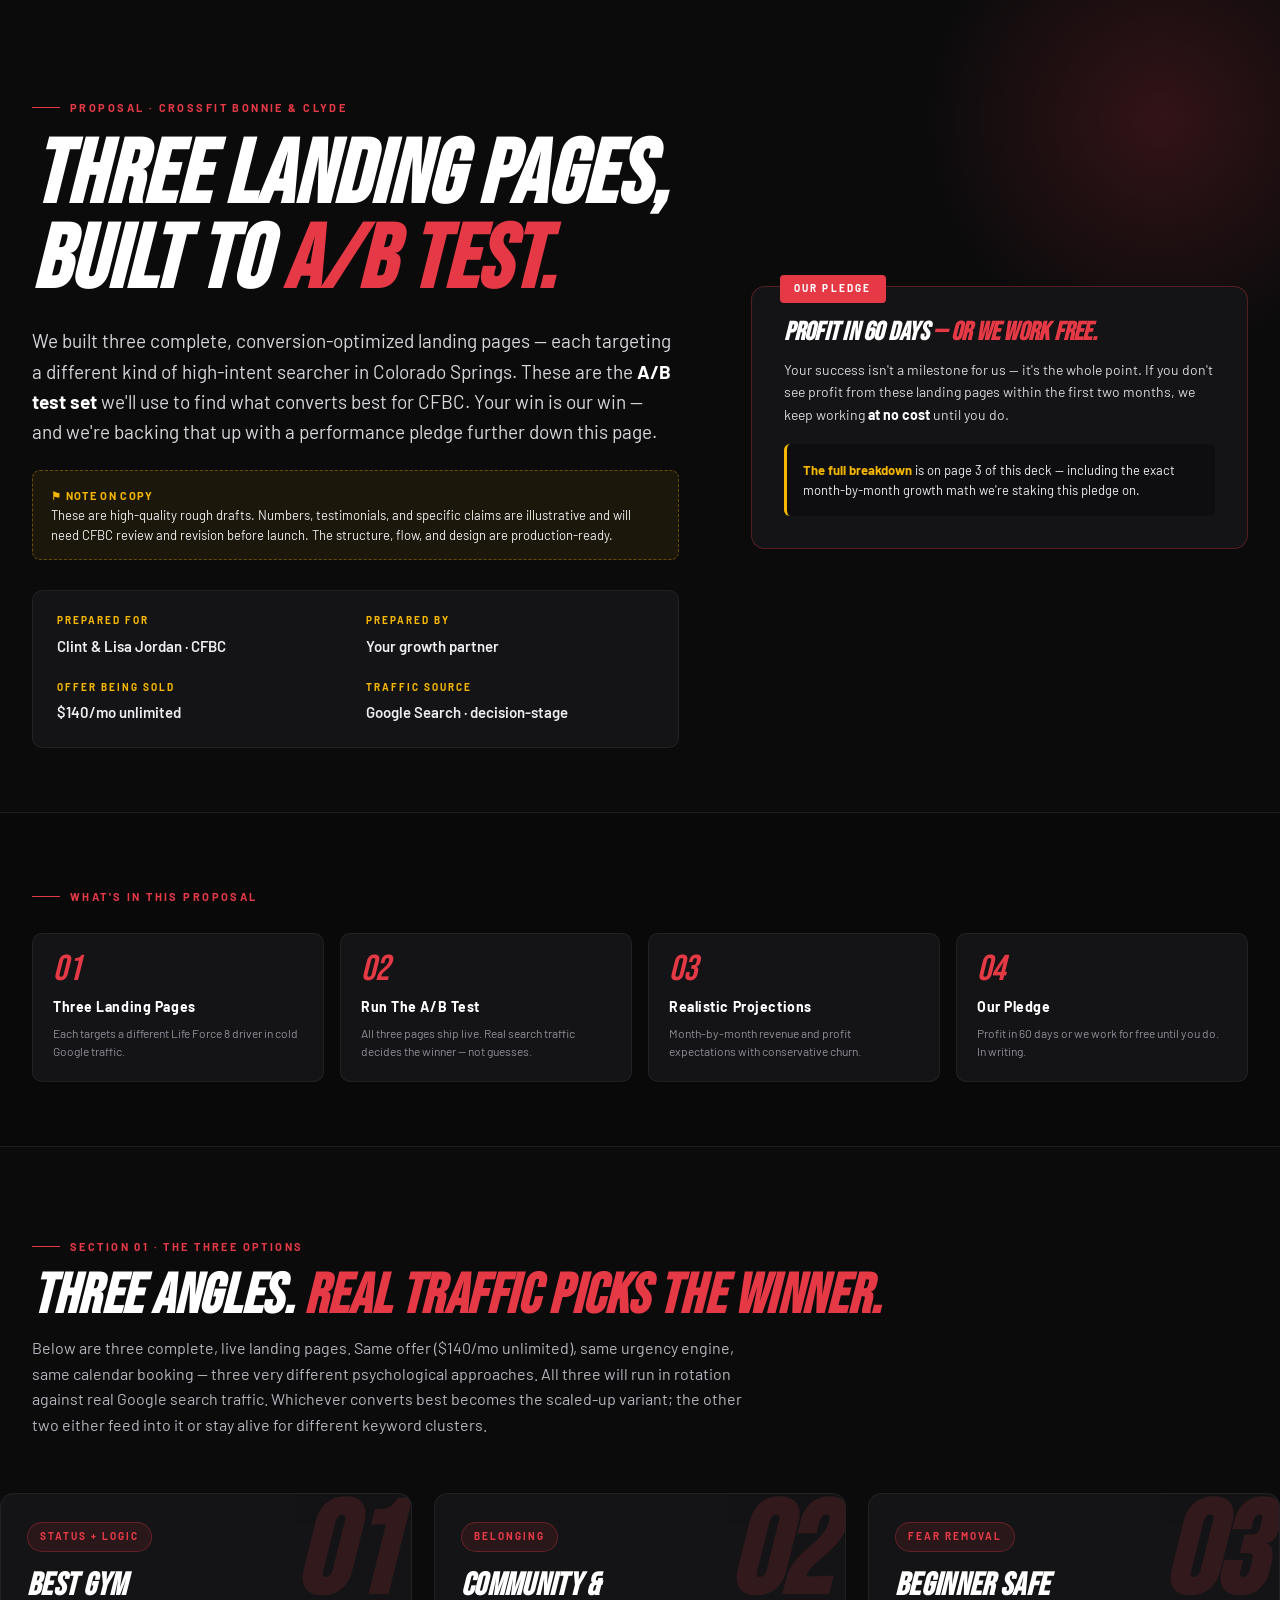
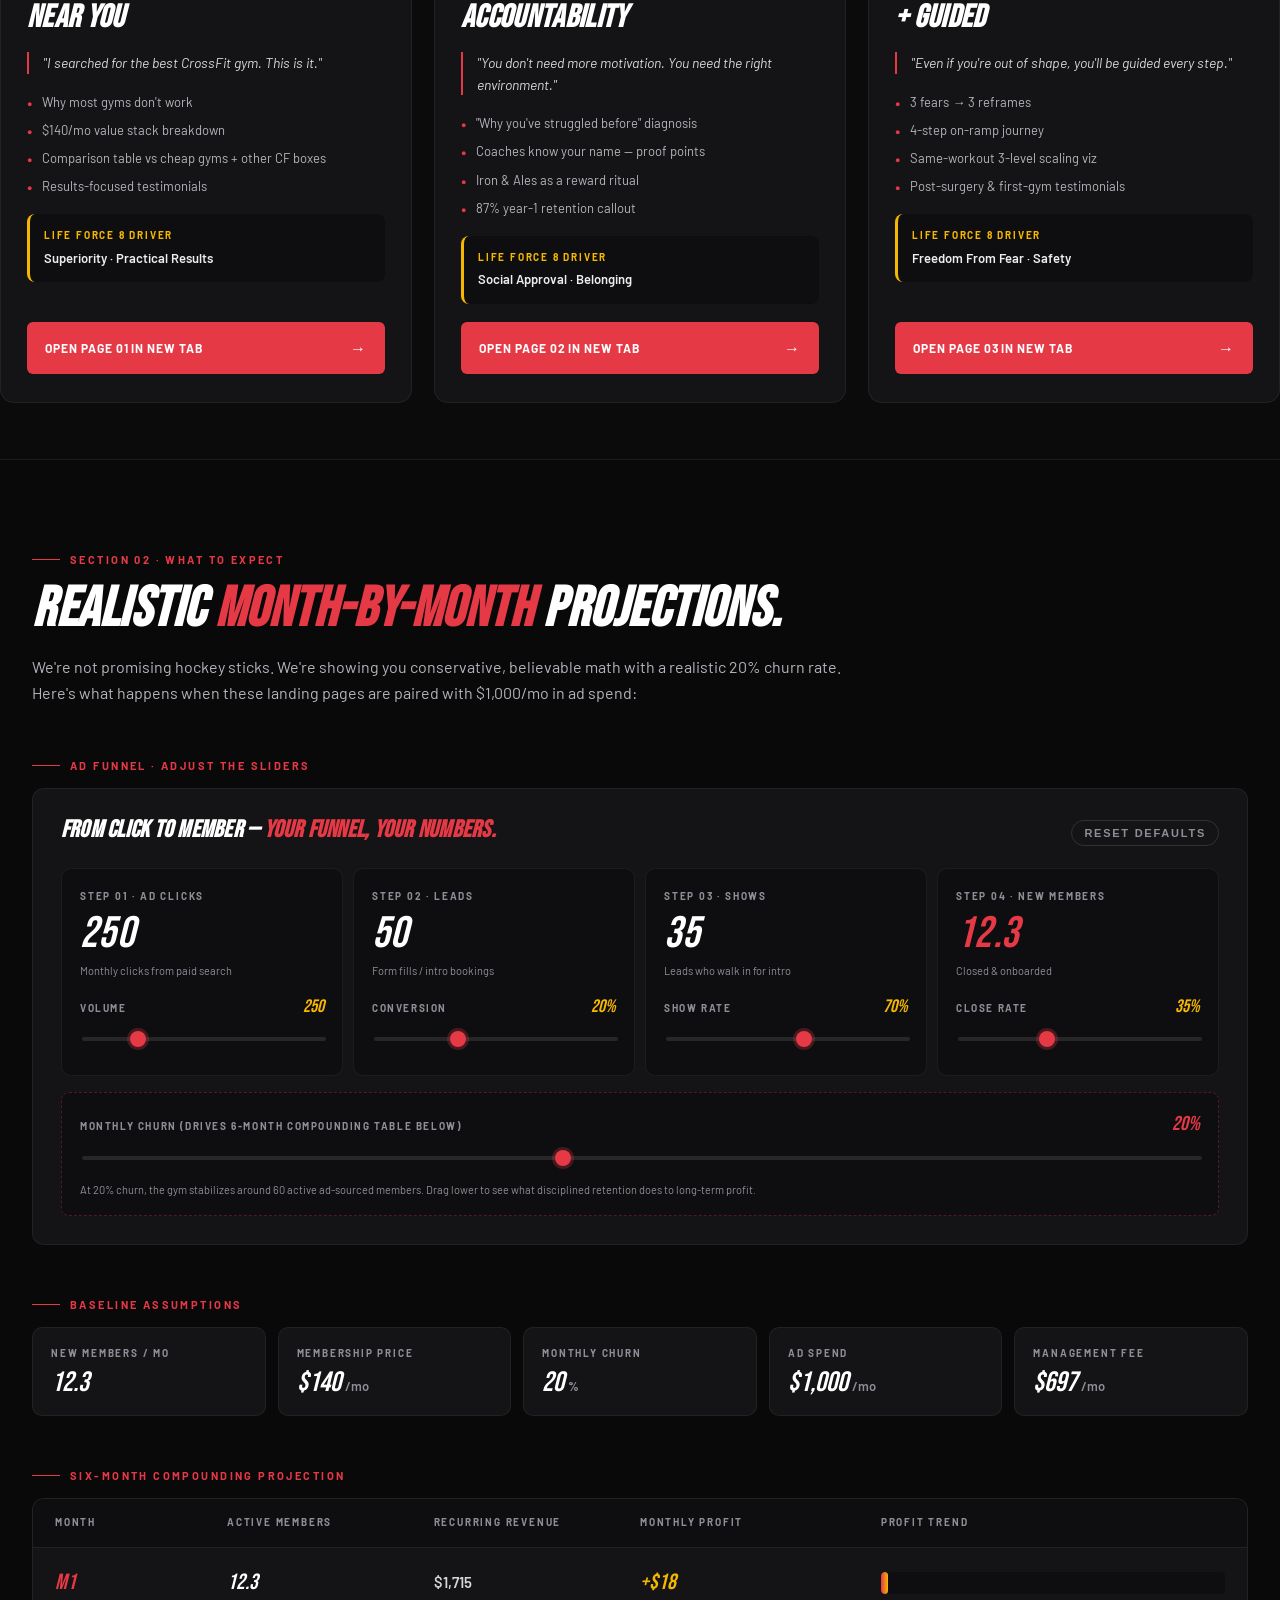
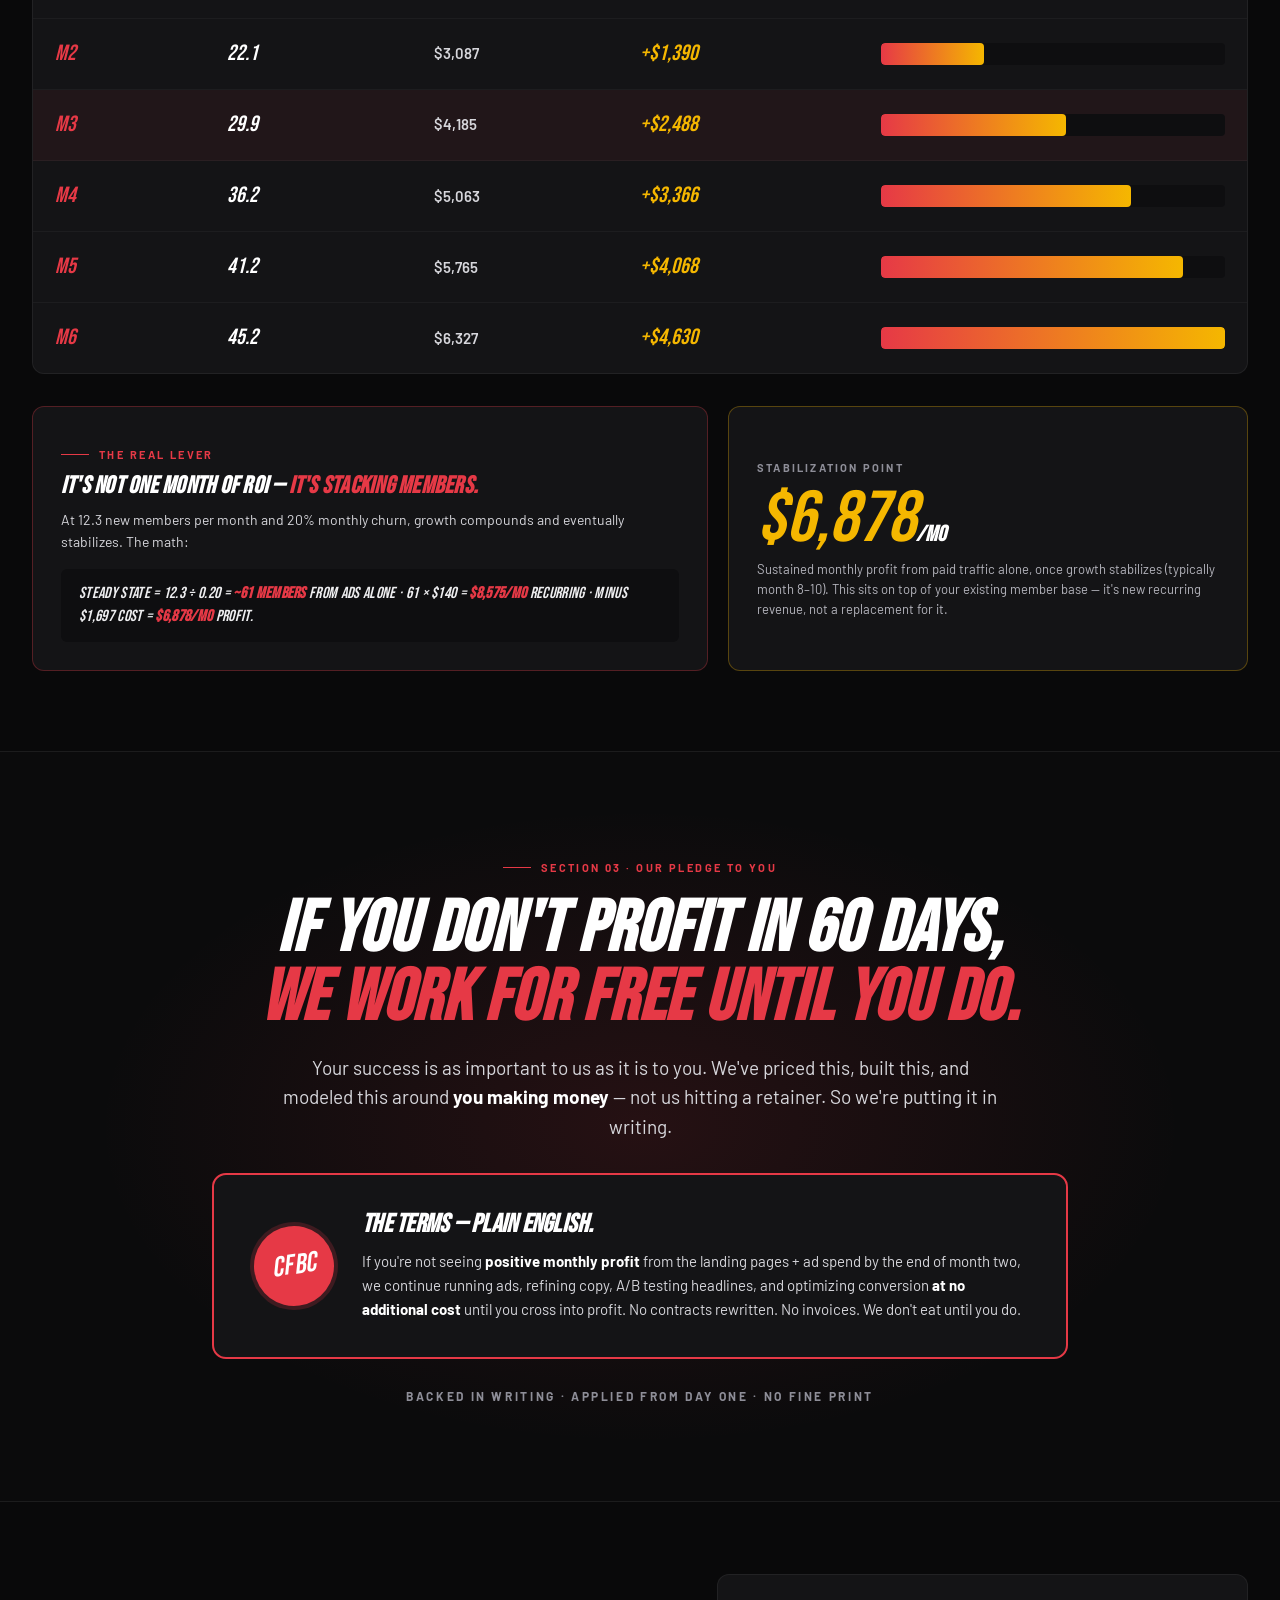
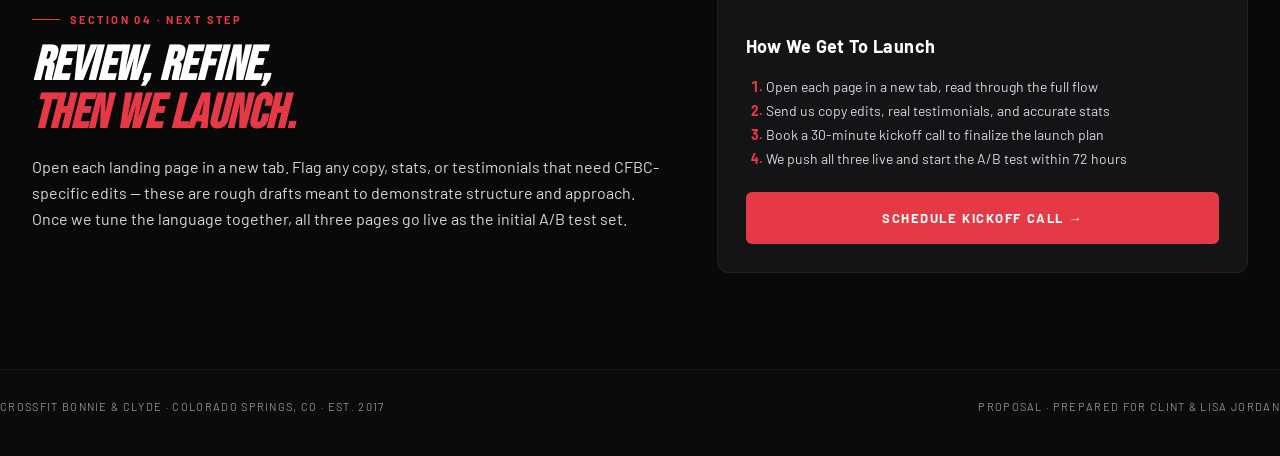
<file: index.html>
<!doctype html>
<html lang="en">
<head>
<meta charset="utf-8" />
<meta name="viewport" content="width=device-width,initial-scale=1" />
<title>CFBC — Landing Page Proposal</title>
<link rel="stylesheet" href="shared/colors_and_type.css" />
<style>
  * { box-sizing: border-box; }
  html, body { margin:0; background: var(--bg-page); color: var(--fg-1); font-family: var(--font-body); -webkit-font-smoothing: antialiased; }
  a { color: inherit; text-decoration: none; }
  .wrap { max-width: 1280px; margin: 0 auto; padding: 0 32px; }

  .eyebrow { font-size: 11px; letter-spacing:.22em; text-transform: uppercase; color: var(--cfbc-red); font-weight:700; display:inline-flex; align-items:center; gap:10px; }
  .eyebrow::before { content:''; width:28px; height:1px; background: var(--cfbc-red); }
  .eyebrow.center { justify-content:center; }
  h1, h2, h3, h4 { font-family: var(--font-display); text-transform: uppercase; font-style: italic; font-weight: 900; letter-spacing: .01em; margin:0; }
  em.r { font-style: italic; color: var(--cfbc-red); }
  .body { font-size: 16px; line-height: 1.6; color: #B4B4BC; }

  /* ---------- HERO ---------- */
  .hero { padding: 88px 0 64px; border-bottom: 1px solid rgba(255,255,255,.08); position: relative; overflow: hidden; }
  .hero::before { content:''; position:absolute; right:-120px; top:-120px; width: 480px; height:480px; border-radius:50%; background: radial-gradient(circle, rgba(230,57,70,.18), transparent 70%); pointer-events:none; }
  .hero-grid { display:grid; grid-template-columns: 1.3fr 1fr; gap: 72px; align-items:center; }
  @media (max-width: 1000px){ .hero-grid { grid-template-columns: 1fr; gap: 40px; } }
  .hero h1 { font-size: clamp(48px, 7vw, 92px); line-height:.95; margin: 18px 0 22px; }
  .hero .lede { font-size: 19px; line-height: 1.6; color:#D6D6DB; max-width: 640px; }
  .hero .prepared { margin-top: 30px; padding: 22px 24px; background: var(--bg-surface); border:1px solid rgba(255,255,255,.06); border-radius: 10px; display:grid; grid-template-columns: 1fr 1fr; gap: 22px; }
  .hero .prepared .k { font-size: 10px; letter-spacing:.2em; text-transform:uppercase; color: var(--cfbc-gold); font-weight:700; margin-bottom:6px; }
  .hero .prepared .v { font-size: 15px; color:#EDEDEF; font-weight:600; }
  .hero-card { background: var(--bg-surface); border:1px solid rgba(230,57,70,.3); border-radius: 14px; padding: 32px; position: relative; }
  .hero-card .pin { position:absolute; top:-12px; left: 28px; padding: 6px 14px; background: var(--cfbc-red); color:#fff; font-size:10px; letter-spacing:.22em; text-transform:uppercase; font-weight:700; border-radius:4px; }
  .hero-card h3 { font-size: 26px; margin-bottom: 12px; }
  .hero-card p { font-size: 14px; color:#D6D6DB; line-height: 1.6; margin: 0 0 18px; }
  .hero-card .pledge { padding: 16px; background: #0e0e10; border-left: 3px solid var(--cfbc-gold); border-radius: 6px; font-size: 13px; color:#EDEDEF; line-height: 1.55; }
  .hero-card .pledge b { color: var(--cfbc-gold); }

  /* ---------- AGENDA ---------- */
  .agenda { padding: 64px 0; background:#09090a; border-bottom: 1px solid rgba(255,255,255,.08); }
  .agenda-grid { display:grid; grid-template-columns: repeat(4, 1fr); gap: 16px; margin-top: 28px; }
  @media (max-width: 900px){ .agenda-grid { grid-template-columns: 1fr 1fr; } }
  .agenda-cell { padding: 20px; background: var(--bg-surface); border:1px solid rgba(255,255,255,.06); border-radius: 10px; }
  .agenda-cell .n { font-family: var(--font-display); font-size: 36px; font-style: italic; color: var(--cfbc-red); line-height:.9; margin-bottom:10px; }
  .agenda-cell h5 { font-size: 14px; color:#fff; letter-spacing:.04em; margin: 0 0 6px; }
  .agenda-cell p { font-size: 12px; color:#8E8E98; line-height:1.55; margin:0; }

  /* ---------- OPTIONS ---------- */
  .options { padding: 80px 0 40px; }
  .options h2 { font-size: clamp(36px, 5vw, 56px); line-height:1; margin: 14px 0 10px; }
  .options .lede { max-width: 720px; margin-top: 8px; }

  .grid { padding: 40px 0 16px; display:grid; grid-template-columns: repeat(3, 1fr); gap: 22px; }
  @media (max-width:1000px) { .grid { grid-template-columns: 1fr; } }

  .card { background: var(--bg-surface); border:1px solid rgba(255,255,255,.06); border-radius: 14px; padding: 28px 26px; display:flex; flex-direction:column; gap: 18px; transition: transform 180ms, border-color 180ms; position: relative; overflow: hidden; text-decoration: none; color: inherit; }
  .card:hover { transform: translateY(-4px); border-color: rgba(230,57,70,.4); }
  .card .num { font-family: var(--font-display); font-size: 130px; line-height: .85; color: var(--cfbc-red); letter-spacing:-.02em; font-style: italic; font-weight: 900; opacity: .14; position:absolute; right: 18px; top: 6px; pointer-events: none; }
  .card .tag { display:inline-block; font-size: 10px; letter-spacing:.2em; text-transform: uppercase; color: var(--cfbc-red); font-weight:700; padding:6px 12px; background: rgba(230,57,70,.1); border: 1px solid rgba(230,57,70,.3); border-radius:999px; align-self:flex-start; }
  .card h3 { font-size: 32px; line-height: 1; }
  .card .angle { font-size: 14px; color:#D6D6DB; line-height: 1.55; font-style: italic; padding-left: 14px; border-left: 2px solid var(--cfbc-red); }
  .card ul { list-style: none; margin:0; padding:0; display:flex; flex-direction:column; gap: 8px; font-size: 13px; color:#B4B4BC; }
  .card ul li { display:flex; gap:10px; align-items:flex-start; }
  .card ul li::before { content:'●'; color: var(--cfbc-red); font-size: 9px; margin-top: 5px; }
  .card .life-force { padding: 14px; background:#0e0e10; border-radius: 8px; border-left: 3px solid var(--cfbc-gold); }
  .card .life-force .lbl { font-size:10px; letter-spacing:.18em; text-transform:uppercase; color: var(--cfbc-gold); font-weight:700; margin-bottom: 4px; }
  .card .life-force .val { font-size:13px; color:#EDEDEF; font-weight:600; }
  .card .cta { margin-top: auto; display:flex; align-items:center; justify-content: space-between; padding: 14px 18px; background: var(--cfbc-red); color:#fff; border-radius: 6px; font-weight:700; letter-spacing:.08em; text-transform:uppercase; font-size: 12px; transition: background 180ms; }
  .card .cta:hover { background: #C72A36; }
  .card .cta::after { content:'→'; font-size: 16px; }
  .card .vote { padding: 14px; background: rgba(245,183,0,.05); border: 1px dashed rgba(245,183,0,.3); border-radius: 8px; display:flex; align-items:center; justify-content: space-between; gap: 12px; cursor:pointer; transition: background 160ms, border-color 160ms; }
  .card .vote .lbl { font-size:10px; letter-spacing:.18em; text-transform:uppercase; color: var(--cfbc-gold); font-weight:700; }
  .card .vote .pick { font-size: 11px; color: #D6D6DB; font-weight: 600; }
  .card.winner { border-color: var(--cfbc-gold); box-shadow: 0 0 0 1px rgba(245,183,0,.3), 0 20px 48px rgba(0,0,0,.4); }
  .card.winner .vote { background: rgba(245,183,0,.15); border-style: solid; border-color: rgba(245,183,0,.6); }
  .card.winner .vote .pick { color: var(--cfbc-gold); }
  .card.winner::before { content:'✓ Selected'; position:absolute; top:14px; left:50%; transform: translateX(-50%); font-size: 9px; letter-spacing:.2em; text-transform:uppercase; color: #0B0B0C; background: var(--cfbc-gold); padding: 4px 10px; border-radius: 999px; font-weight:700; z-index: 2; }

  /* ---------- METRICS / PROJECTIONS ---------- */
  .metrics { padding: 80px 0; background: #09090a; border-top: 1px solid rgba(255,255,255,.08); border-bottom: 1px solid rgba(255,255,255,.08); }
  .metrics-head { max-width: 820px; margin-bottom: 40px; }
  .metrics-head h2 { font-size: clamp(36px, 5vw, 56px); line-height:1; margin: 14px 0 16px; }
  .assumptions { display:grid; grid-template-columns: repeat(5, 1fr); gap: 12px; margin-bottom: 40px; }
  @media (max-width: 1000px){ .assumptions { grid-template-columns: repeat(2, 1fr); } }
  .assumption { padding: 18px; background: var(--bg-surface); border: 1px solid rgba(255,255,255,.06); border-radius: 10px; }
  .assumption .k { font-size: 10px; letter-spacing:.18em; text-transform: uppercase; color:#8E8E98; font-weight: 700; margin-bottom: 8px; }
  .assumption .v { font-family: var(--font-display); font-size: 28px; font-style: italic; color:#fff; line-height:1; }
  .assumption .v small { font-size: 13px; color:#8E8E98; font-family: var(--font-body); font-style: normal; margin-left: 4px; letter-spacing:0; font-weight: 600; }

  .table-wrap { background: var(--bg-surface); border: 1px solid rgba(255,255,255,.06); border-radius: 12px; overflow: hidden; }
  .tb-head { display:grid; grid-template-columns: 1fr 1.2fr 1.2fr 1.4fr 2fr; padding: 16px 22px; border-bottom: 1px solid rgba(255,255,255,.08); font-size: 10px; letter-spacing:.18em; text-transform:uppercase; color:#8E8E98; font-weight:700; background: #0e0e10; }
  .tb-row { display:grid; grid-template-columns: 1fr 1.2fr 1.2fr 1.4fr 2fr; padding: 18px 22px; border-bottom: 1px solid rgba(255,255,255,.04); align-items: center; }
  .tb-row:last-child { border-bottom: none; }
  .tb-row.highlight { background: rgba(230,57,70,.06); }
  .tb-row .m { font-family: var(--font-display); font-size: 22px; font-style: italic; color: var(--cfbc-red); }
  .tb-row .members { font-family: var(--font-display); font-size: 22px; font-style: italic; color:#fff; }
  .tb-row .rev { color:#D6D6DB; font-weight:600; font-size: 15px; }
  .tb-row .profit { font-family: var(--font-display); font-size: 22px; font-style: italic; color: var(--cfbc-gold); }
  .tb-row .profit.neg { color:#8E8E98; }
  .tb-row .profit-bar { height: 22px; background: #0e0e10; border-radius: 4px; overflow: hidden; position:relative; }
  .tb-row .profit-bar .fill { height:100%; background: linear-gradient(90deg, var(--cfbc-red), var(--cfbc-gold)); border-radius: 4px; }
  .tb-row .profit-bar.neg .fill { background: #4A4A52; }
  @media (max-width: 900px){ .tb-head { display:none; } .tb-row { grid-template-columns: 1fr 1fr; gap: 8px 16px; padding: 16px; } .tb-row .profit-bar { grid-column:1/-1; } }

  .steady { margin-top: 32px; display:grid; grid-template-columns: 1.3fr 1fr; gap: 20px; }
  @media (max-width: 900px){ .steady { grid-template-columns: 1fr; } }
  .steady-left { padding: 28px; background: var(--bg-surface); border: 1px solid rgba(230,57,70,.3); border-radius: 12px; }
  .steady-left h3 { font-size: 24px; margin-bottom: 10px; }
  .steady-left p { font-size: 14px; color:#D6D6DB; line-height:1.6; margin: 0; }
  .steady-left .math { margin-top: 16px; padding: 14px 18px; background: #0e0e10; border-radius: 6px; font-family: var(--font-display); font-style: italic; font-size: 16px; color: #EDEDEF; letter-spacing:.02em; line-height: 1.4; }
  .steady-left .math b { color: var(--cfbc-red); }
  .steady-right { padding: 28px; background: var(--bg-surface); border: 1px solid rgba(245,183,0,.3); border-radius: 12px; display:flex; flex-direction: column; justify-content: center; }
  .steady-right .big { font-family: var(--font-display); font-size: 72px; font-style: italic; color: var(--cfbc-gold); line-height:.9; margin-bottom: 6px; }
  .steady-right .big small { font-size: 22px; color:#fff; font-weight: 700; letter-spacing: 0; }
  .steady-right .lbl { font-size: 11px; letter-spacing:.2em; text-transform:uppercase; color:#8E8E98; font-weight:700; margin-bottom: 12px; }
  .steady-right p { font-size: 13px; color:#B4B4BC; line-height: 1.55; margin:0; }

  /* ---------- PLEDGE ---------- */
  .pledge-sec { padding: 96px 0; position: relative; overflow: hidden; }
  .pledge-sec::before { content:''; position: absolute; inset: 0; background: radial-gradient(ellipse at center, rgba(230,57,70,.12), transparent 60%); pointer-events:none; }
  .pledge-inner { max-width: 920px; margin: 0 auto; text-align: center; position: relative; }
  .pledge-inner h2 { font-size: clamp(40px, 6vw, 72px); line-height:.95; margin: 20px 0 20px; }
  .pledge-inner .sub { font-size: 19px; line-height: 1.55; color:#D6D6DB; max-width: 720px; margin: 0 auto 32px; }
  .pledge-card { background: var(--bg-surface); border: 2px solid var(--cfbc-red); border-radius: 14px; padding: 36px 40px; text-align: left; display:grid; grid-template-columns: 80px 1fr; gap: 28px; align-items: center; }
  @media (max-width: 700px){ .pledge-card { grid-template-columns: 1fr; gap: 18px; padding: 28px; } }
  .pledge-card .seal { width: 80px; height: 80px; border-radius: 50%; background: var(--cfbc-red); display:flex; align-items:center; justify-content: center; font-family: var(--font-display); font-size: 28px; font-style: italic; color: #fff; letter-spacing: .02em; transform: rotate(-8deg); box-shadow: 0 0 0 4px rgba(230,57,70,.2); }
  .pledge-card h4 { font-size: 26px; margin-bottom: 10px; }
  .pledge-card p { font-size: 15px; color:#D6D6DB; line-height: 1.6; margin: 0; }
  .pledge-card p b { color: #fff; }
  .pledge-signed { margin-top: 28px; font-size: 12px; letter-spacing: .22em; text-transform: uppercase; color: #8E8E98; font-weight: 700; }

  /* ---------- NEXT STEP ---------- */
  .next { padding: 72px 0 96px; background: #09090a; border-top: 1px solid rgba(255,255,255,.08); }
  .next-inner { display:grid; grid-template-columns: 1.2fr 1fr; gap: 48px; align-items: center; }
  @media (max-width: 900px){ .next-inner { grid-template-columns: 1fr; } }
  .next h2 { font-size: clamp(34px, 4.5vw, 48px); line-height:1; margin: 14px 0 16px; }
  .next p { font-size: 16px; color:#D6D6DB; line-height:1.6; }
  .next-box { padding: 28px; background: var(--bg-surface); border:1px solid rgba(255,255,255,.06); border-radius: 12px; }
  .next-box h5 { font-size: 18px; color:#fff; margin-bottom: 14px; letter-spacing:.02em; }
  .next-box ol { margin: 0 0 22px; padding-left: 20px; color: #D6D6DB; font-size: 14px; line-height: 1.7; }
  .next-box ol li::marker { color: var(--cfbc-red); font-weight: 700; }
  .next-box .cta { display:flex; align-items:center; justify-content:center; padding: 16px; background: var(--cfbc-red); color:#fff; border-radius: 6px; font-weight:700; letter-spacing:.12em; text-transform:uppercase; font-size: 13px; gap:10px; }
  .next-box .cta:hover { background: #C72A36; }

  .footer { padding: 28px 0 40px; border-top: 1px solid rgba(255,255,255,.06); font-size: 11px; color:#8E8E98; letter-spacing:.12em; text-transform:uppercase; display:flex; justify-content:space-between; flex-wrap:wrap; gap:12px; }

  /* ---------- FUNNEL + SLIDERS ---------- */
  .funnel { margin-bottom: 40px; padding: 28px; background: var(--bg-surface); border: 1px solid rgba(255,255,255,.06); border-radius: 12px; }
  .funnel-head { display:flex; justify-content:space-between; align-items:baseline; flex-wrap:wrap; gap: 12px; margin-bottom: 22px; }
  .funnel-head h3 { font-size: 24px; }
  .funnel-head .reset { font-size: 11px; letter-spacing:.16em; text-transform:uppercase; color:#8E8E98; font-weight: 700; cursor: pointer; padding: 6px 12px; border: 1px solid rgba(255,255,255,.12); border-radius: 999px; background: transparent; transition: border-color 160ms, color 160ms; }
  .funnel-head .reset:hover { color:#fff; border-color: var(--cfbc-red); }
  .funnel-stages { display:grid; grid-template-columns: repeat(4, 1fr); gap: 10px; align-items: stretch; }
  @media (max-width: 900px){ .funnel-stages { grid-template-columns: 1fr 1fr; } }
  .fstage { position: relative; padding: 20px 18px; background: #0e0e10; border-radius: 10px; border: 1px solid rgba(255,255,255,.06); display:flex; flex-direction:column; justify-content: space-between; min-height: 180px; }
  .fstage .lbl { font-size: 10px; letter-spacing:.18em; text-transform:uppercase; color:#8E8E98; font-weight:700; margin-bottom: 10px; }
  .fstage .val { font-family: var(--font-display); font-style: italic; font-size: 44px; line-height:.9; color:#fff; letter-spacing:.01em; }
  .fstage .desc { font-size: 11px; color:#8E8E98; margin-top: 8px; }
  .fstage.red .val { color: var(--cfbc-red); }
  .fstage .rate { margin-top: 14px; }
  .fstage .rate-top { display:flex; justify-content:space-between; align-items:baseline; margin-bottom: 6px; }
  .fstage .rate-top .k { font-size: 10px; letter-spacing:.16em; text-transform:uppercase; color:#8E8E98; font-weight: 700; }
  .fstage .rate-top .v { font-family: var(--font-display); font-style:italic; font-size: 18px; color: var(--cfbc-gold); }
  .fstage input[type=range] { width:100%; -webkit-appearance: none; appearance:none; background: transparent; height: 20px; }
  .fstage input[type=range]::-webkit-slider-runnable-track { height: 4px; background: rgba(255,255,255,.1); border-radius: 2px; }
  .fstage input[type=range]::-moz-range-track { height: 4px; background: rgba(255,255,255,.1); border-radius: 2px; }
  .fstage input[type=range]::-webkit-slider-thumb { -webkit-appearance: none; appearance:none; width: 16px; height: 16px; background: var(--cfbc-red); border-radius: 50%; margin-top: -6px; cursor: pointer; box-shadow: 0 0 0 3px rgba(230,57,70,.25); }
  .fstage input[type=range]::-moz-range-thumb { width: 16px; height: 16px; background: var(--cfbc-red); border-radius: 50%; border:none; cursor: pointer; box-shadow: 0 0 0 3px rgba(230,57,70,.25); }

  .churn-slider { margin-top: 16px; padding: 16px 18px; background:#0e0e10; border-radius: 8px; border: 1px dashed rgba(230,57,70,.3); }
  .churn-slider .rate-top { display:flex; justify-content:space-between; align-items:baseline; margin-bottom: 6px; }
  .churn-slider .rate-top .k { font-size: 10px; letter-spacing:.16em; text-transform:uppercase; color:#8E8E98; font-weight:700; }
  .churn-slider .rate-top .v { font-family: var(--font-display); font-style:italic; font-size: 20px; color: var(--cfbc-red); }
  .churn-slider input[type=range] { width:100%; -webkit-appearance: none; appearance: none; background: transparent; height: 20px; }
  .churn-slider input[type=range]::-webkit-slider-runnable-track { height: 4px; background: rgba(255,255,255,.1); border-radius: 2px; }
  .churn-slider input[type=range]::-moz-range-track { height: 4px; background: rgba(255,255,255,.1); border-radius: 2px; }
  .churn-slider input[type=range]::-webkit-slider-thumb { -webkit-appearance: none; appearance:none; width: 16px; height: 16px; background: var(--cfbc-red); border-radius: 50%; margin-top: -6px; cursor: pointer; box-shadow: 0 0 0 3px rgba(230,57,70,.25); }
  .churn-slider input[type=range]::-moz-range-thumb { width: 16px; height: 16px; background: var(--cfbc-red); border-radius: 50%; border:none; cursor: pointer; box-shadow: 0 0 0 3px rgba(230,57,70,.25); }
  .churn-slider .hint { font-size: 11px; color:#8E8E98; margin-top: 8px; line-height:1.5; }
</style>
</head>
<body data-screen-label="Proposal">

<!-- ========== HERO ========== -->
<section class="hero">
  <div class="wrap hero-grid">
    <div>
      <div class="eyebrow">Proposal · CrossFit Bonnie &amp; Clyde</div>
      <h1>Three Landing Pages,<br/>Built To <em class="r">A/B Test.</em></h1>
      <p class="lede">We built three complete, conversion-optimized landing pages — each targeting a different kind of high-intent searcher in Colorado Springs. These are the <b style="color:#fff">A/B test set</b> we'll use to find what converts best for CFBC. Your win is our win — and we're backing that up with a performance pledge further down this page.</p>
      <div style="margin-top:22px;padding:14px 18px;background:rgba(245,183,0,.07);border:1px dashed rgba(245,183,0,.35);border-radius:8px;font-size:13px;color:#EDEDEF;line-height:1.55"><b style="color:var(--cfbc-gold);letter-spacing:.12em;text-transform:uppercase;font-size:11px">⚑ Note on Copy</b><br/>These are high-quality rough drafts. Numbers, testimonials, and specific claims are illustrative and will need CFBC review and revision before launch. The structure, flow, and design are production-ready.</div>
      <div class="prepared">
        <div><div class="k">Prepared For</div><div class="v">Clint &amp; Lisa Jordan · CFBC</div></div>
        <div><div class="k">Prepared By</div><div class="v">Your growth partner</div></div>
        <div><div class="k">Offer Being Sold</div><div class="v">$140/mo unlimited</div></div>
        <div><div class="k">Traffic Source</div><div class="v">Google Search · decision-stage</div></div>
      </div>
    </div>
    <div class="hero-card">
      <div class="pin">Our Pledge</div>
      <h3>Profit In 60 Days <em class="r">— Or We Work Free.</em></h3>
      <p>Your success isn't a milestone for us — it's the whole point. If you don't see profit from these landing pages within the first two months, we keep working <b style="color:#fff">at no cost</b> until you do.</p>
      <div class="pledge">
        <b>The full breakdown</b> is on page 3 of this deck — including the exact month-by-month growth math we're staking this pledge on.
      </div>
    </div>
  </div>
</section>

<!-- ========== AGENDA ========== -->
<section class="agenda">
  <div class="wrap">
    <div class="eyebrow">What's In This Proposal</div>
    <div class="agenda-grid">
      <div class="agenda-cell"><div class="n">01</div><h5>Three Landing Pages</h5><p>Each targets a different Life Force 8 driver in cold Google traffic.</p></div>
      <div class="agenda-cell"><div class="n">02</div><h5>Run The A/B Test</h5><p>All three pages ship live. Real search traffic decides the winner — not guesses.</p></div>
      <div class="agenda-cell"><div class="n">03</div><h5>Realistic Projections</h5><p>Month-by-month revenue and profit expectations with conservative churn.</p></div>
      <div class="agenda-cell"><div class="n">04</div><h5>Our Pledge</h5><p>Profit in 60 days or we work for free until you do. In writing.</p></div>
    </div>
  </div>
</section>

<!-- ========== OPTIONS ========== -->
<section class="options">
  <div class="wrap">
    <div class="eyebrow">Section 01 · The Three Options</div>
    <h2>Three Angles. <em class="r">Real Traffic Picks The Winner.</em></h2>
    <p class="lede body">Below are three complete, live landing pages. Same offer ($140/mo unlimited), same urgency engine, same calendar booking — three very different psychological approaches. All three will run in rotation against real Google search traffic. Whichever converts best becomes the scaled-up variant; the other two either feed into it or stay alive for different keyword clusters.</p>
  </div>
  <div class="wrap grid" id="cards">
    <a class="card" data-card="1" href="page-1-best-gym.html" target="_blank" rel="noopener">
      <div class="num">01</div>
      <span class="tag">Status + Logic</span>
      <h3>Best Gym<br/>Near You</h3>
      <div class="angle">"I searched for the best CrossFit gym. This is it."</div>
      <ul>
        <li>Why most gyms don't work</li>
        <li>$140/mo value stack breakdown</li>
        <li>Comparison table vs cheap gyms + other CF boxes</li>
        <li>Results-focused testimonials</li>
      </ul>
      <div class="life-force"><div class="lbl">Life Force 8 Driver</div><div class="val">Superiority · Practical Results</div></div>
      <span class="cta">Open Page 01 In New Tab</span>
    </a>

    <a class="card" data-card="2" href="page-2-community.html" target="_blank" rel="noopener">
      <div class="num">02</div>
      <span class="tag">Belonging</span>
      <h3>Community &amp;<br/>Accountability</h3>
      <div class="angle">"You don't need more motivation. You need the right environment."</div>
      <ul>
        <li>"Why you've struggled before" diagnosis</li>
        <li>Coaches know your name — proof points</li>
        <li>Iron &amp; Ales as a reward ritual</li>
        <li>87% year-1 retention callout</li>
      </ul>
      <div class="life-force"><div class="lbl">Life Force 8 Driver</div><div class="val">Social Approval · Belonging</div></div>
      <span class="cta">Open Page 02 In New Tab</span>
    </a>

    <a class="card" data-card="3" href="page-3-beginner.html" target="_blank" rel="noopener">
      <div class="num">03</div>
      <span class="tag">Fear Removal</span>
      <h3>Beginner Safe<br/>+ Guided</h3>
      <div class="angle">"Even if you're out of shape, you'll be guided every step."</div>
      <ul>
        <li>3 fears → 3 reframes</li>
        <li>4-step on-ramp journey</li>
        <li>Same-workout 3-level scaling viz</li>
        <li>Post-surgery &amp; first-gym testimonials</li>
      </ul>
      <div class="life-force"><div class="lbl">Life Force 8 Driver</div><div class="val">Freedom From Fear · Safety</div></div>
      <span class="cta">Open Page 03 In New Tab</span>
    </a>
  </div>
</section>

<!-- ========== METRICS ========== -->
<section class="metrics">
  <div class="wrap">
    <div class="metrics-head">
      <div class="eyebrow">Section 02 · What To Expect</div>
      <h2>Realistic <em class="r">Month-By-Month</em> Projections.</h2>
      <p class="body">We're not promising hockey sticks. We're showing you conservative, believable math with a realistic 20% churn rate. Here's what happens when these landing pages are paired with $1,000/mo in ad spend:</p>
    </div>

    <div class="eyebrow" style="margin-bottom:14px">Ad Funnel · Adjust The Sliders</div>
    <div class="funnel">
      <div class="funnel-head">
        <h3>From Click To Member — <em class="r">Your Funnel, Your Numbers.</em></h3>
        <button class="reset" id="funnel-reset">Reset Defaults</button>
      </div>
      <div class="funnel-stages">
        <div class="fstage">
          <div>
            <div class="lbl">Step 01 · Ad Clicks</div>
            <div class="val" id="f-clicks">250</div>
            <div class="desc">Monthly clicks from paid search</div>
          </div>
          <div class="rate">
            <div class="rate-top"><span class="k">Volume</span><span class="v" id="f-clicks-v">250</span></div>
            <input type="range" id="in-clicks" min="50" max="1000" step="10" value="250" />
          </div>
        </div>
        <div class="fstage">
          <div>
            <div class="lbl">Step 02 · Leads</div>
            <div class="val" id="f-leads">50</div>
            <div class="desc">Form fills / intro bookings</div>
          </div>
          <div class="rate">
            <div class="rate-top"><span class="k">Conversion</span><span class="v" id="in-conv-v">20%</span></div>
            <input type="range" id="in-conv" min="5" max="50" step="1" value="20" />
          </div>
        </div>
        <div class="fstage">
          <div>
            <div class="lbl">Step 03 · Shows</div>
            <div class="val" id="f-shows">35</div>
            <div class="desc">Leads who walk in for intro</div>
          </div>
          <div class="rate">
            <div class="rate-top"><span class="k">Show Rate</span><span class="v" id="in-show-v">70%</span></div>
            <input type="range" id="in-show" min="30" max="100" step="1" value="70" />
          </div>
        </div>
        <div class="fstage red">
          <div>
            <div class="lbl">Step 04 · New Members</div>
            <div class="val" id="f-members">12</div>
            <div class="desc">Closed &amp; onboarded</div>
          </div>
          <div class="rate">
            <div class="rate-top"><span class="k">Close Rate</span><span class="v" id="in-close-v">35%</span></div>
            <input type="range" id="in-close" min="10" max="80" step="1" value="35" />
          </div>
        </div>
      </div>
      <div class="churn-slider">
        <div class="rate-top"><span class="k">Monthly Churn (drives 6-month compounding table below)</span><span class="v" id="in-churn-v">20%</span></div>
        <input type="range" id="in-churn" min="5" max="40" step="1" value="20" />
        <div class="hint">At 20% churn, the gym stabilizes around 60 active ad-sourced members. Drag lower to see what disciplined retention does to long-term profit.</div>
      </div>
    </div>

    <div class="eyebrow" style="margin-bottom:14px">Baseline Assumptions</div>
    <div class="assumptions">
      <div class="assumption"><div class="k">New Members / Mo</div><div class="v" id="a-members">12</div></div>
      <div class="assumption"><div class="k">Membership Price</div><div class="v">$140<small>/mo</small></div></div>
      <div class="assumption"><div class="k">Monthly Churn</div><div class="v"><span id="a-churn">20</span><small>%</small></div></div>
      <div class="assumption"><div class="k">Ad Spend</div><div class="v">$1,000<small>/mo</small></div></div>
      <div class="assumption"><div class="k">Management Fee</div><div class="v">$697<small>/mo</small></div></div>
    </div>

    <div class="eyebrow" style="margin-bottom:14px">Six-Month Compounding Projection</div>
    <div class="table-wrap">
      <div class="tb-head">
        <div>Month</div><div>Active Members</div><div>Recurring Revenue</div><div>Monthly Profit</div><div>Profit Trend</div>
      </div>
      <div id="proj-rows"></div>
    </div>

    <div class="steady">
      <div class="steady-left">
        <div class="eyebrow" style="margin-bottom:10px">The Real Lever</div>
        <h3>It's Not One Month Of ROI — <em class="r">It's Stacking Members.</em></h3>
        <p>At <span id="lvl-new">12</span> new members per month and <span id="lvl-churn">20</span>% monthly churn, growth compounds and eventually stabilizes. The math:</p>
        <div class="math" id="lvl-math">Steady state = 12 ÷ 0.20 = <b>~60 members</b> from ads alone · 60 × $140 = <b>$8,400/mo</b> recurring · minus $1,697 cost = <b>~$6,700/mo</b> profit.</div>
      </div>
      <div class="steady-right">
        <div class="lbl">Stabilization Point</div>
        <div class="big" id="lvl-big">$6,700<small>/mo</small></div>
        <p>Sustained monthly profit from paid traffic alone, once growth stabilizes (typically month 8–10). This sits on top of your existing member base — it's new recurring revenue, not a replacement for it.</p>
      </div>
    </div>
  </div>
</section>

<!-- ========== PLEDGE ========== -->
<section class="pledge-sec">
  <div class="wrap pledge-inner">
    <div class="eyebrow center">Section 03 · Our Pledge To You</div>
    <h2>If You Don't Profit In 60 Days,<br/><em class="r">We Work For Free Until You Do.</em></h2>
    <p class="sub">Your success is as important to us as it is to you. We've priced this, built this, and modeled this around <b style="color:#fff">you making money</b> — not us hitting a retainer. So we're putting it in writing.</p>

    <div class="pledge-card">
      <div class="seal">CFBC</div>
      <div>
        <h4>The Terms — Plain English.</h4>
        <p>If you're not seeing <b>positive monthly profit</b> from the landing pages + ad spend by the end of month two, we continue running ads, refining copy, A/B testing headlines, and optimizing conversion <b>at no additional cost</b> until you cross into profit. No contracts rewritten. No invoices. We don't eat until you do.</p>
      </div>
    </div>
    <div class="pledge-signed">Backed in writing · Applied from day one · No fine print</div>
  </div>
</section>

<!-- ========== NEXT STEP ========== -->
<section class="next">
  <div class="wrap next-inner">
    <div>
      <div class="eyebrow">Section 04 · Next Step</div>
      <h2>Review, Refine,<br/><em class="r">Then We Launch.</em></h2>
      <p>Open each landing page in a new tab. Flag any copy, stats, or testimonials that need CFBC-specific edits — these are rough drafts meant to demonstrate structure and approach. Once we tune the language together, all three pages go live as the initial A/B test set.</p>
    </div>
    <div class="next-box">
      <h5>How We Get To Launch</h5>
      <ol>
        <li>Open each page in a new tab, read through the full flow</li>
        <li>Send us copy edits, real testimonials, and accurate stats</li>
        <li>Book a 30-minute kickoff call to finalize the launch plan</li>
        <li>We push all three live and start the A/B test within 72 hours</li>
      </ol>
      <a href="https://brand.gobizhelp.com/widget/booking/TZVKPnWAyvGwAbQ0o3lH" target="_blank" rel="noopener" class="cta">Schedule Kickoff Call →</a>
    </div>
  </div>
</section>

<div class="wrap footer">
  <div>CrossFit Bonnie &amp; Clyde · Colorado Springs, CO · Est. 2017</div>
  <div>Proposal · Prepared for Clint &amp; Lisa Jordan</div>
</div>


</body>
<script>
  (function(){
    const $ = id => document.getElementById(id);
    const defaults = { clicks: 250, conv: 20, show: 70, close: 35, churn: 20 };
    const state = Object.assign({}, defaults);
    const PRICE = 140, COST = 1697;
    const fmt = n => '$' + Math.round(n).toLocaleString('en-US');
    const fmtSign = n => (n < 0 ? '\u2212$' : '+$') + Math.round(Math.abs(n)).toLocaleString('en-US');

    function compute(){
      const clicks = state.clicks;
      const leads = clicks * (state.conv/100);
      const shows = leads * (state.show/100);
      const newMem = shows * (state.close/100);
      const churn = state.churn / 100;

      $('f-clicks').textContent = Math.round(clicks);
      $('f-clicks-v').textContent = Math.round(clicks);
      $('f-leads').textContent = leads.toFixed(leads < 10 ? 1 : 0);
      $('f-shows').textContent = shows.toFixed(shows < 10 ? 1 : 0);
      $('f-members').textContent = newMem.toFixed(1);
      $('in-conv-v').textContent = state.conv + '%';
      $('in-show-v').textContent = state.show + '%';
      $('in-close-v').textContent = state.close + '%';
      $('in-churn-v').textContent = state.churn + '%';
      $('a-members').textContent = newMem.toFixed(newMem < 10 ? 1 : 1);
      $('a-churn').textContent = state.churn;
      $('lvl-new').textContent = newMem.toFixed(1);
      $('lvl-churn').textContent = state.churn;

      // 6-month compounding
      let m = 0;
      const rows = [];
      for (let i=1; i<=6; i++){
        if (i === 1) m = newMem;
        else m = m * (1 - churn) + newMem;
        const rev = m * PRICE;
        const profit = rev - COST;
        rows.push({ i, m, rev, profit });
      }
      const maxAbs = Math.max(...rows.map(r => Math.abs(r.profit)), 1);
      const html = rows.map(r => {
        const pct = Math.max(2, Math.min(100, Math.abs(r.profit)/maxAbs*100));
        const neg = r.profit < 0;
        const highlight = r.i === 3 ? ' highlight' : '';
        return `<div class="tb-row${highlight}">
          <div class="m">M${r.i}</div>
          <div class="members">${r.m.toFixed(1)}</div>
          <div class="rev">${fmt(r.rev)}</div>
          <div class="profit${neg?' neg':''}">${fmtSign(r.profit)}</div>
          <div class="profit-bar${neg?' neg':''}"><div class="fill" style="width:${pct}%"></div></div>
        </div>`;
      }).join('');
      $('proj-rows').innerHTML = html;

      // Steady state: newMem / churn
      const steady = churn > 0 ? newMem / churn : 0;
      const steadyRev = steady * PRICE;
      const steadyProfit = steadyRev - COST;
      $('lvl-math').innerHTML = `Steady state = ${newMem.toFixed(1)} ÷ ${churn.toFixed(2)} = <b>~${steady.toFixed(0)} members</b> from ads alone · ${steady.toFixed(0)} × $140 = <b>${fmt(steadyRev)}/mo</b> recurring · minus $1,697 cost = <b>${fmt(steadyProfit)}/mo</b> profit.`;
      $('lvl-big').innerHTML = `${fmt(steadyProfit)}<small>/mo</small>`;
    }

    const binds = [['in-clicks','clicks'],['in-conv','conv'],['in-show','show'],['in-close','close'],['in-churn','churn']];
    binds.forEach(([id,key]) => {
      const el = $(id);
      el.addEventListener('input', () => { state[key] = parseInt(el.value,10); compute(); });
    });
    $('funnel-reset').addEventListener('click', () => {
      Object.assign(state, defaults);
      binds.forEach(([id,key]) => $(id).value = defaults[key]);
      compute();
    });
    compute();
  })();
</script>
</html>
</file>
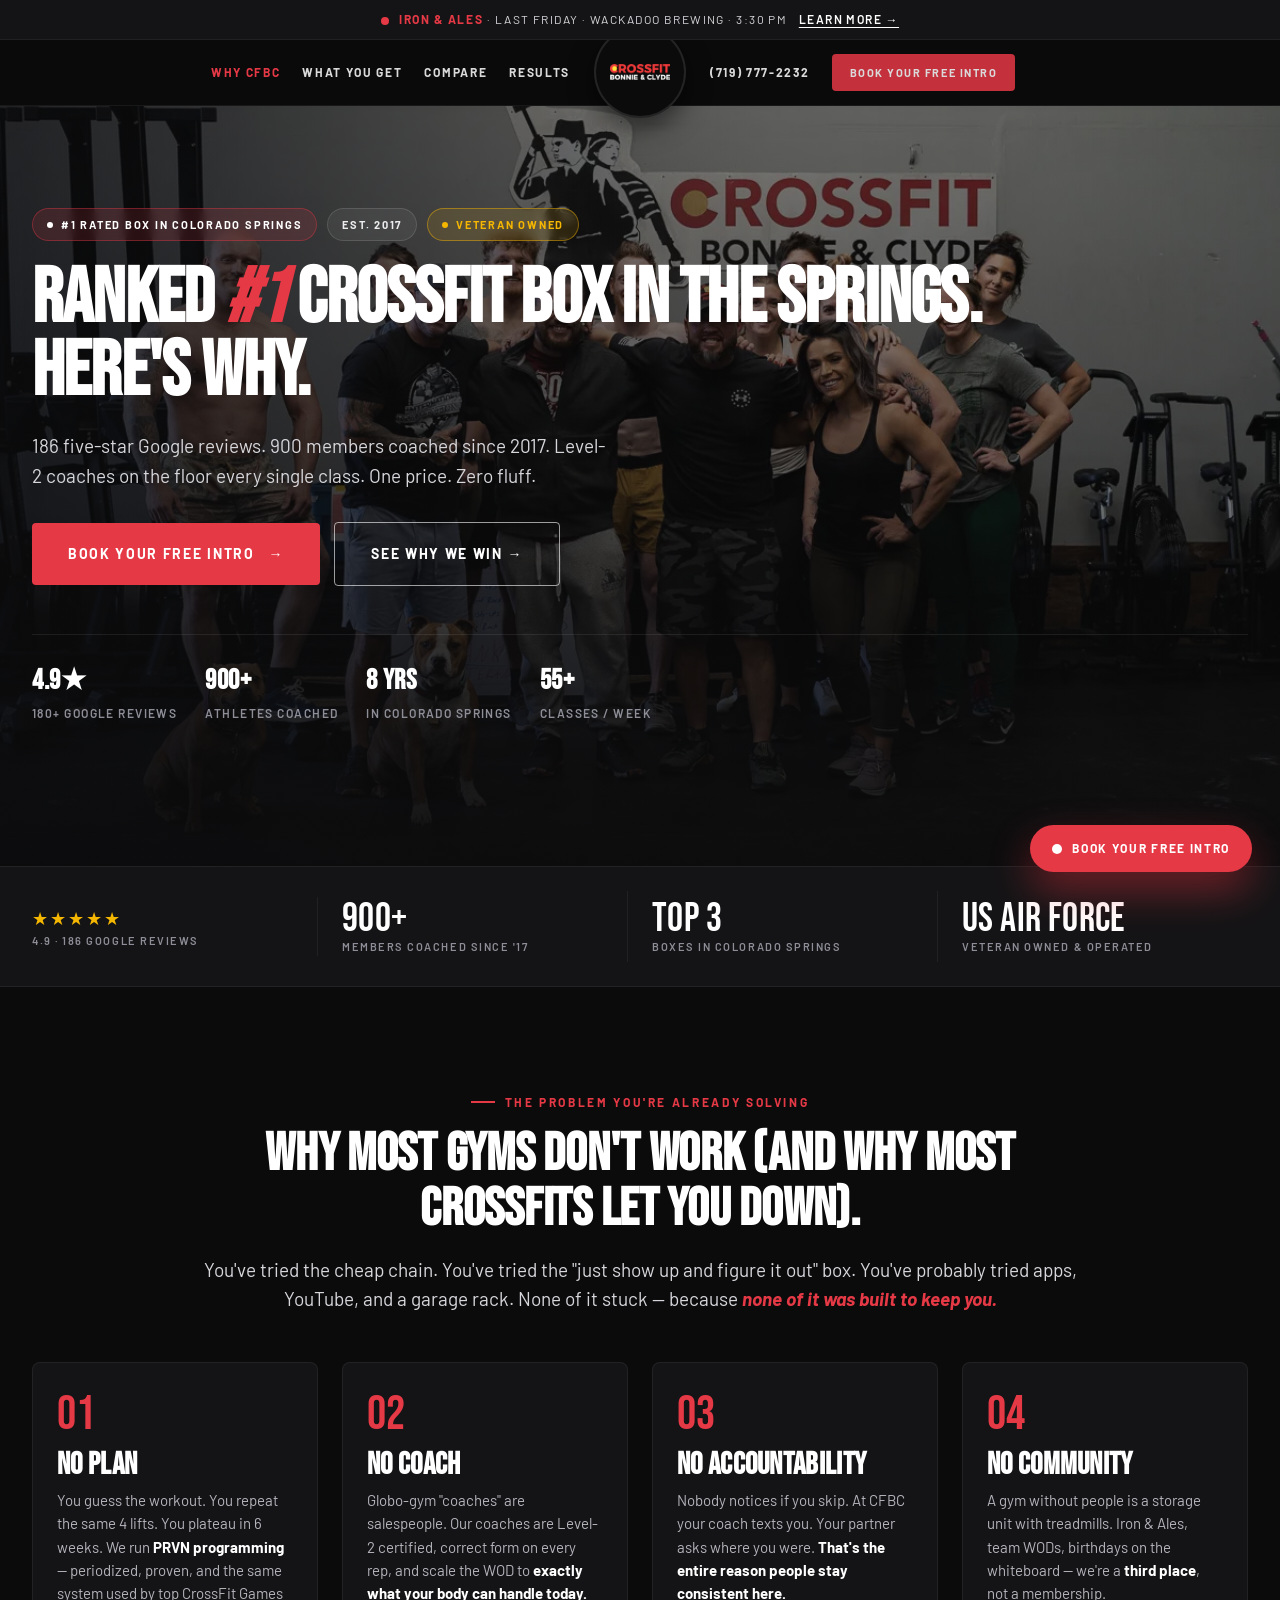
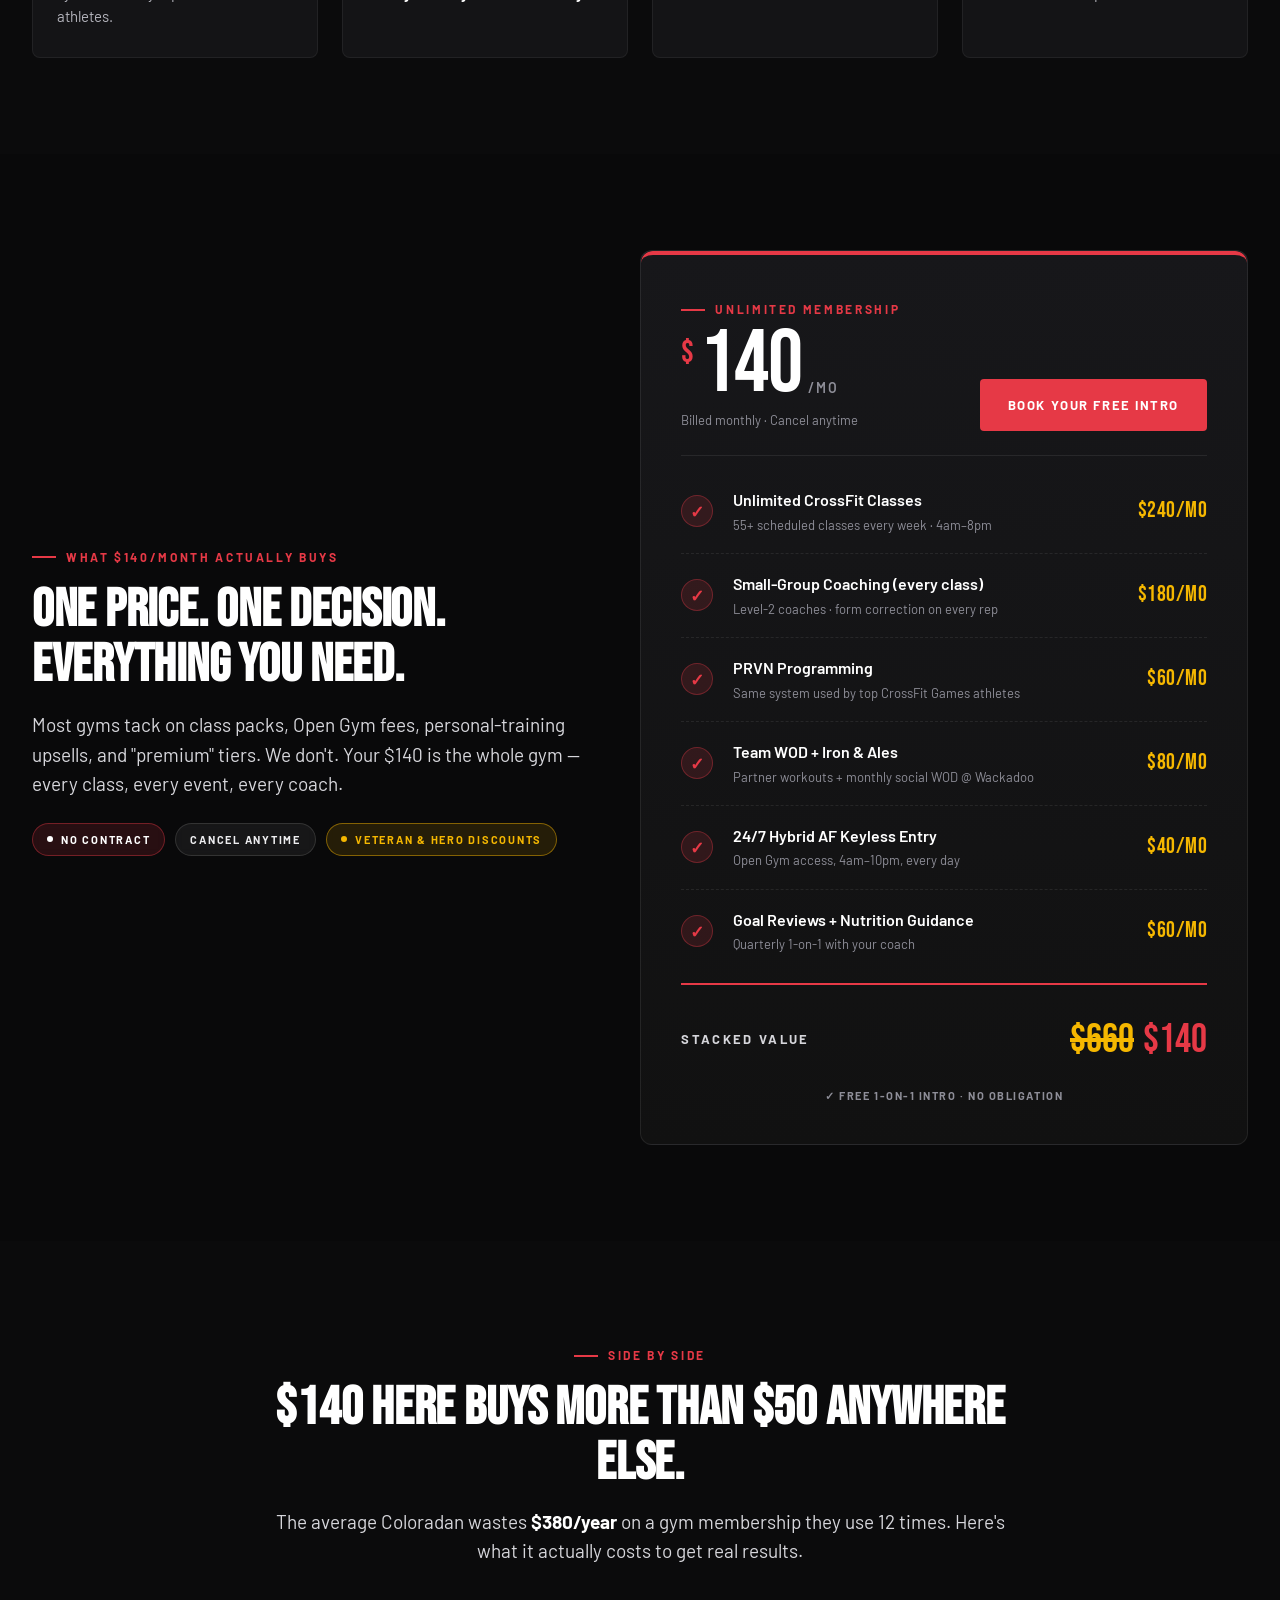
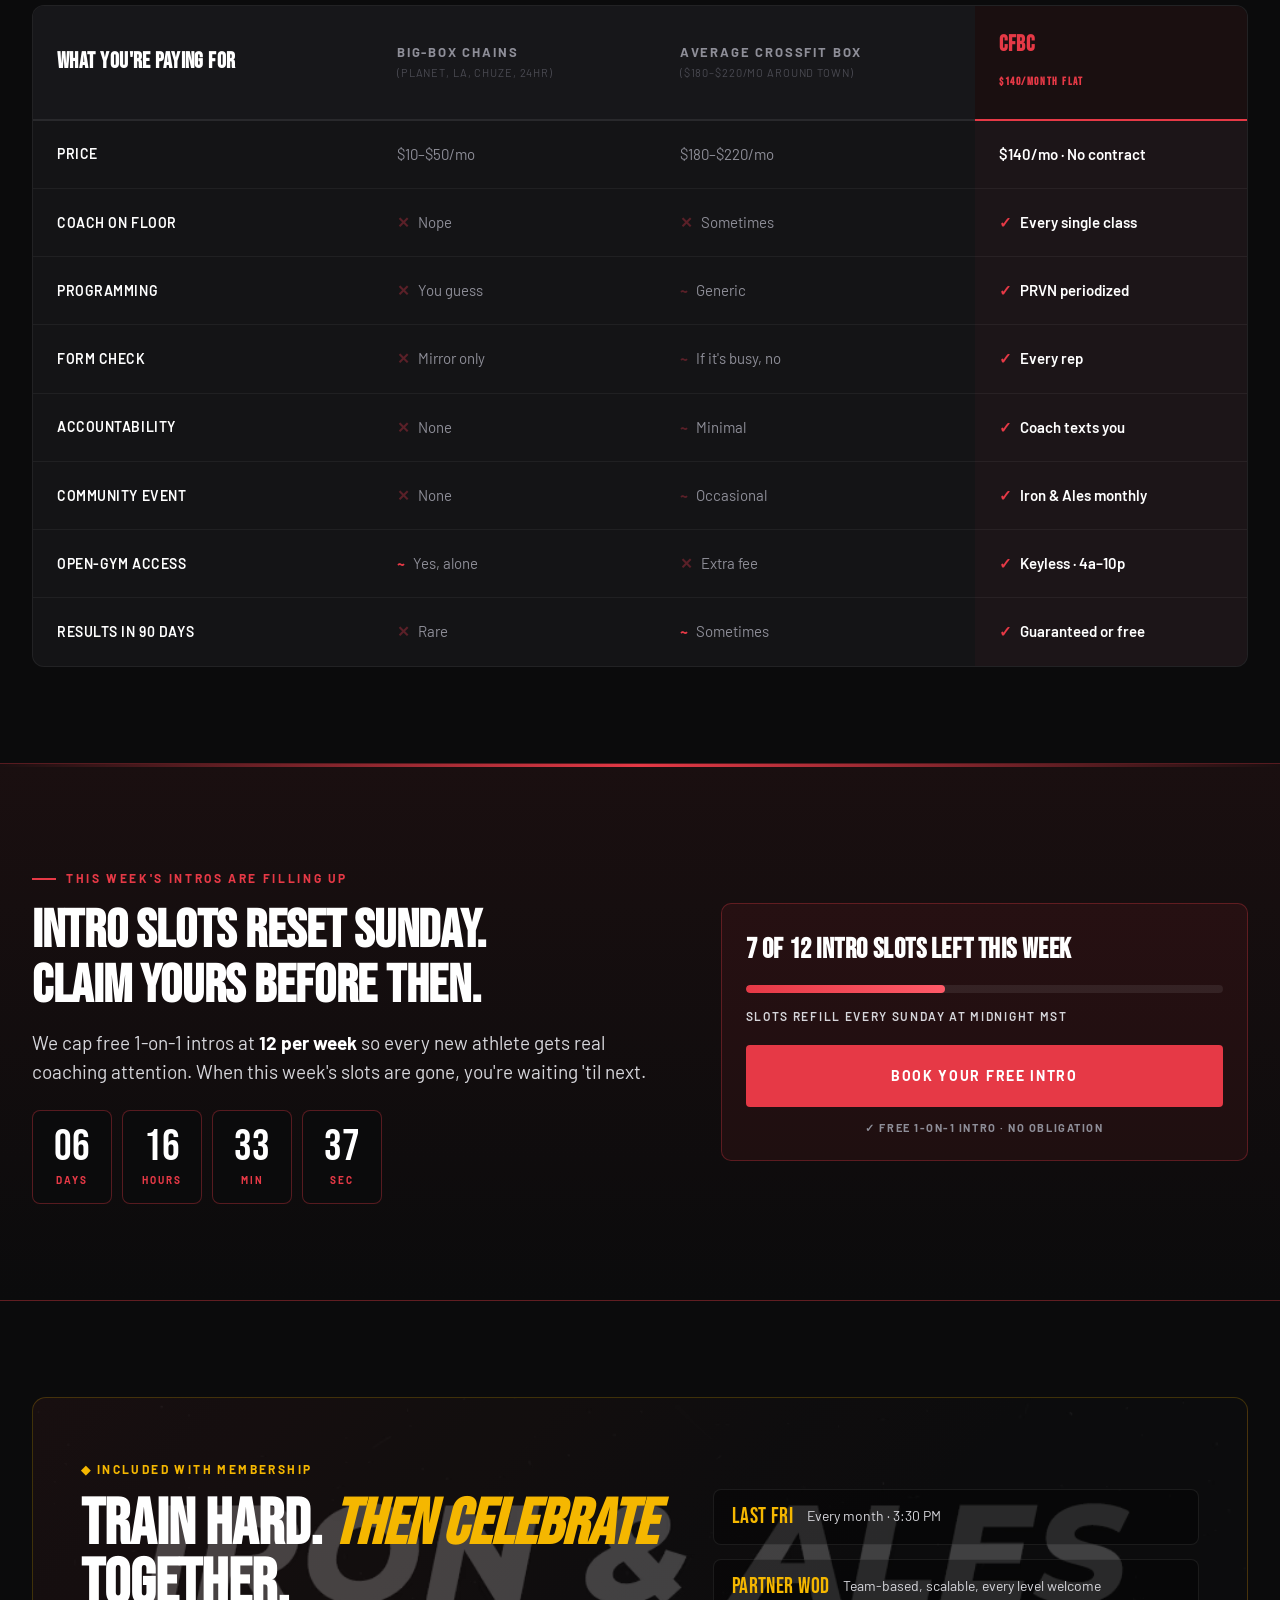
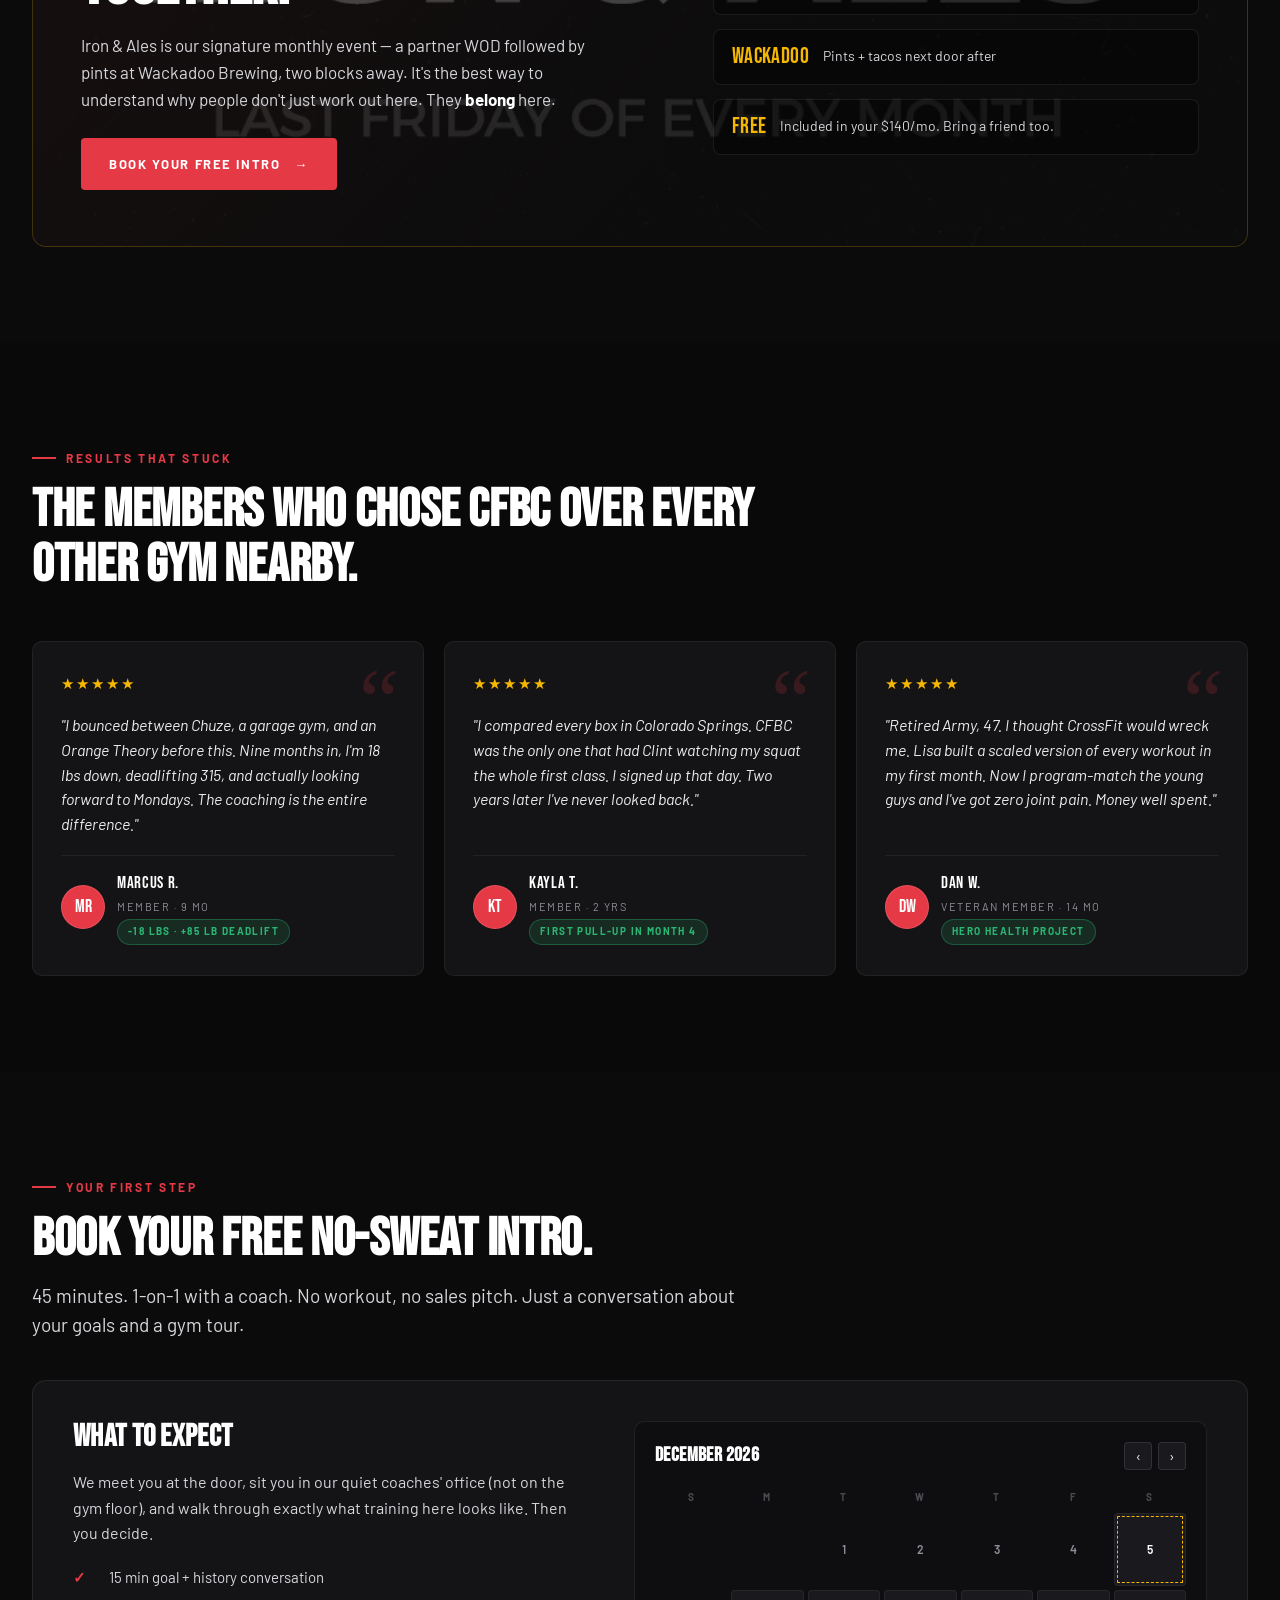
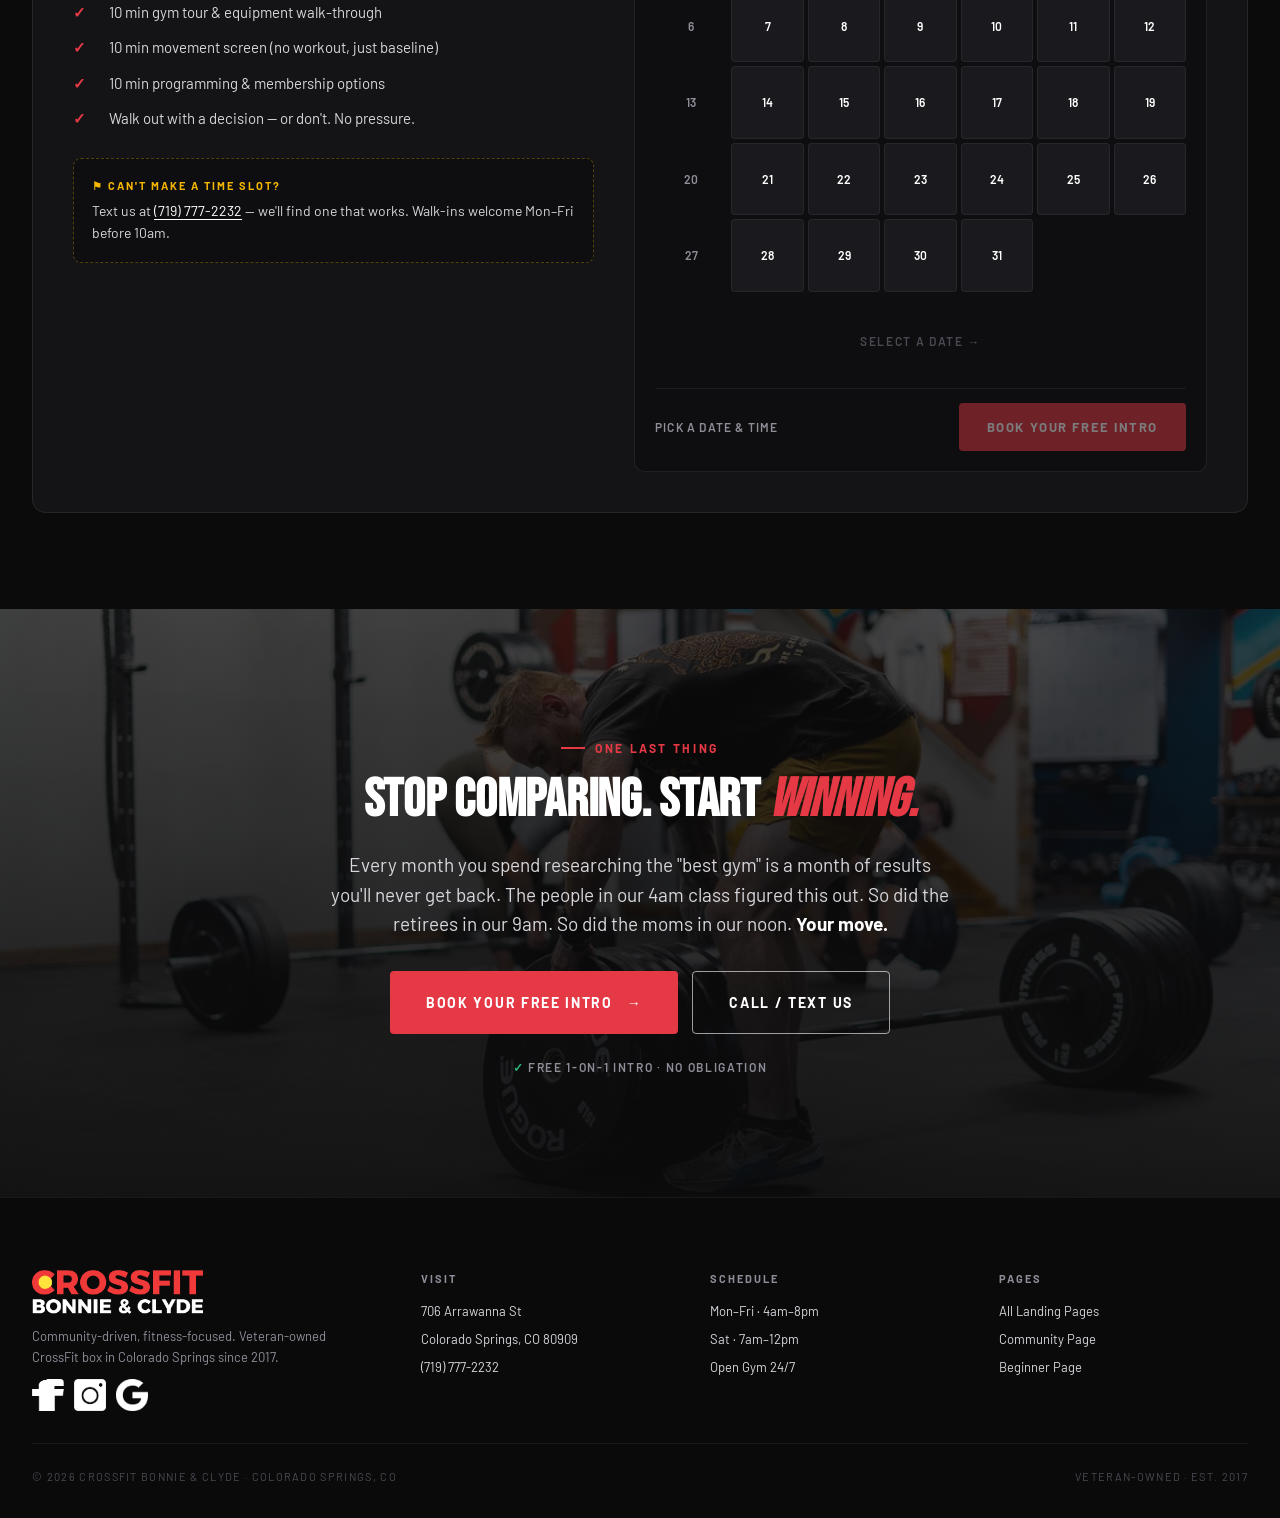
<file: page-1-best-gym.html>
<!doctype html>
<html lang="en">
<head>
<meta charset="utf-8" />
<meta name="viewport" content="width=device-width,initial-scale=1" />
<title>CFBC — The Best CrossFit Gym in Colorado Springs</title>
<meta name="description" content="Coaching, unlimited classes, Iron &amp; Ales, and the community to back it up — all for $140/mo. Est. 2017. Veteran-owned." />
<link rel="stylesheet" href="shared/colors_and_type.css" />
<link rel="stylesheet" href="shared/lp.css" />
</head>
<body data-screen-label="Page 1 · Best Gym Near You" data-hero-treatment="photo">

<!-- IRON & ALES promo strip -->
<div class="promo-strip">
  <span class="dot"></span><b>Iron &amp; Ales</b> · Last Friday · Wackadoo Brewing · 3:30 PM <a href="#iron-ales">Learn More →</a>
</div>

<!-- NAV -->
<nav class="lp-nav">
  <div class="lp-nav-inner">
    <div class="lp-nav-links left">
      <a href="#why" class="active">Why CFBC</a>
      <a href="#value">What You Get</a>
      <a href="#compare">Compare</a>
      <a href="#results">Results</a>
    </div>
    <a href="#book" class="lp-logo-puck"><img src="assets/logo-cfbc.png" alt="CFBC"/></a>
    <div class="lp-nav-links right">
      <a href="tel:+17197772232">(719) 777-2232</a>
      <a href="#book" class="lp-nav-cta" data-cta-slot>Book Your Free Intro</a>
    </div>
  </div>
</nav>

<!-- HERO -->
<section class="hero" id="top">
  <div class="hero-bg"><img src="assets/photo-gym.webp" alt="CFBC gym floor"/></div>
  <div class="hero-scrim"></div>
  <div class="hero-inner">
    <div class="hero-badges">
      <span class="badge red"><span class="badge-dot"></span>#1 Rated Box in Colorado Springs</span>
      <span class="badge">Est. 2017</span>
      <span class="badge gold"><span class="badge-dot"></span>Veteran Owned</span>
    </div>
    <h1 class="display-h1">
      The Last CrossFit Gym You'll <em class="red-em">Ever Need</em> in Colorado Springs.
    </h1>
    <p class="sub">Coached sessions. Unlimited classes. Built-in community. One flat $140/month — no punch cards, no upsells, no guesswork. Book a free No-Sweat Intro and see the difference in 45 minutes.</p>
    <div class="hero-ctas">
      <a href="#book" class="btn btn-primary btn-lg btn-chev" data-cta-slot>Book Your Free Intro</a>
      <a href="#compare" class="btn btn-ghost btn-lg">See Why We Win →</a>
    </div>
    <div class="hero-meta">
      <div><strong>4.9★</strong>180+ Google Reviews</div>
      <div><strong>900+</strong>Athletes Coached</div>
      <div><strong>8 yrs</strong>In Colorado Springs</div>
      <div><strong>55+</strong>Classes / Week</div>
    </div>
  </div>
</section>

<!-- PROOF BAR -->
<section class="proof-bar">
  <div class="proof-bar-inner">
    <div class="cell"><div><div class="stars">★★★★★</div><div class="lbl">4.9 · 186 Google Reviews</div></div></div>
    <div class="cell"><div><div class="num">900+</div><div class="lbl">Members Coached Since '17</div></div></div>
    <div class="cell"><div><div class="num">Top 3</div><div class="lbl">Boxes in Colorado Springs</div></div></div>
    <div class="cell"><div><div class="num">US Air Force</div><div class="lbl">Veteran Owned &amp; Operated</div></div></div>
  </div>
</section>

<!-- WHY MOST GYMS DON'T WORK -->
<section id="why" class="pad-y">
  <div class="wrap">
    <div style="max-width:880px;margin:0 auto 48px;text-align:center">
      <div class="eyebrow" style="justify-content:center">The Problem You're Already Solving</div>
      <h2 class="display-h2">Why Most Gyms Don't Work (and Why Most CrossFits Let You Down).</h2>
      <p class="body-lg" style="margin-top:18px">You've tried the cheap chain. You've tried the "just show up and figure it out" box. You've probably tried apps, YouTube, and a garage rack. None of it stuck — because <em class="red-em">none of it was built to keep you.</em></p>
    </div>
    <div class="pillars">
      <div class="pillar">
        <div class="num">01</div>
        <h3 class="display-h3">No Plan</h3>
        <p>You guess the workout. You repeat the same 4 lifts. You plateau in 6 weeks. We run <b style="color:#fff">PRVN programming</b> — periodized, proven, and the same system used by top CrossFit Games athletes.</p>
      </div>
      <div class="pillar">
        <div class="num">02</div>
        <h3 class="display-h3">No Coach</h3>
        <p>Globo-gym "coaches" are salespeople. Our coaches are Level-2 certified, correct form on every rep, and scale the WOD to <b style="color:#fff">exactly what your body can handle today.</b></p>
      </div>
      <div class="pillar">
        <div class="num">03</div>
        <h3 class="display-h3">No Accountability</h3>
        <p>Nobody notices if you skip. At CFBC your coach texts you. Your partner asks where you were. <b style="color:#fff">That's the entire reason people stay consistent here.</b></p>
      </div>
      <div class="pillar">
        <div class="num">04</div>
        <h3 class="display-h3">No Community</h3>
        <p>A gym without people is a storage unit with treadmills. Iron &amp; Ales, team WODs, birthdays on the whiteboard — we're a <b style="color:#fff">third place</b>, not a membership.</p>
      </div>
    </div>
  </div>
</section>

<!-- VALUE STACK -->
<section id="value" class="pad-y" style="background:#09090a">
  <div class="wrap">
    <div class="value-split">
      <div>
        <div class="eyebrow">What $140/month Actually Buys</div>
        <h2 class="display-h2">One Price. One Decision.<br/>Everything You Need.</h2>
        <p class="body-lg" style="margin-top:18px">Most gyms tack on class packs, Open Gym fees, personal-training upsells, and "premium" tiers. We don't. Your $140 is the whole gym — every class, every event, every coach.</p>
        <div style="display:flex;gap:10px;flex-wrap:wrap;margin-top:24px">
          <span class="badge red"><span class="badge-dot"></span>No Contract</span>
          <span class="badge">Cancel Anytime</span>
          <span class="badge gold"><span class="badge-dot"></span>Veteran &amp; Hero Discounts</span>
        </div>
      </div>
      <div class="stack-card" data-price-display>
        <div class="stack-head">
          <div>
            <div class="eyebrow" style="margin-bottom:6px">Unlimited Membership</div>
            <div class="stack-price">
              <sup>$</sup><span data-price-num>140</span><small data-price-unit>/mo</small>
            </div>
            <div class="body" style="font-size:13px;color:#8E8E98;margin-top:6px" data-price-note>Billed monthly · Cancel anytime</div>
          </div>
          <a href="#book" class="btn btn-primary" data-cta-slot>Book Your Free Intro</a>
        </div>
        <div class="stack-items">
          <div class="stack-item"><div class="chk">✓</div><div class="lbl">Unlimited CrossFit Classes<span>55+ scheduled classes every week · 4am–8pm</span></div><div class="val">$240/mo</div></div>
          <div class="stack-item"><div class="chk">✓</div><div class="lbl">Small-Group Coaching (every class)<span>Level-2 coaches · form correction on every rep</span></div><div class="val">$180/mo</div></div>
          <div class="stack-item"><div class="chk">✓</div><div class="lbl">PRVN Programming<span>Same system used by top CrossFit Games athletes</span></div><div class="val">$60/mo</div></div>
          <div class="stack-item"><div class="chk">✓</div><div class="lbl">Team WOD + Iron &amp; Ales<span>Partner workouts + monthly social WOD @ Wackadoo</span></div><div class="val">$80/mo</div></div>
          <div class="stack-item"><div class="chk">✓</div><div class="lbl">24/7 Hybrid AF Keyless Entry<span>Open Gym access, 4am–10pm, every day</span></div><div class="val">$40/mo</div></div>
          <div class="stack-item"><div class="chk">✓</div><div class="lbl">Goal Reviews + Nutrition Guidance<span>Quarterly 1-on-1 with your coach</span></div><div class="val">$60/mo</div></div>
        </div>
        <div class="stack-total">
          <div class="lbl">Stacked Value</div>
          <div><span class="val">$660</span> &nbsp; <span class="your">$140</span></div>
        </div>
        <div data-risk style="margin-top:16px;font-size:11px;letter-spacing:.14em;text-transform:uppercase;color:#8E8E98;font-weight:700;text-align:center"><span style="color:#2BB673">✓</span> Free 1-on-1 Intro · No Obligation</div>
      </div>
    </div>
  </div>
</section>

<!-- COMPARISON TABLE -->
<section id="compare" class="pad-y">
  <div class="wrap">
    <div style="max-width:760px;margin:0 auto 40px;text-align:center">
      <div class="eyebrow" style="justify-content:center">Side By Side</div>
      <h2 class="display-h2">$140 Here Buys More Than $50 Anywhere Else.</h2>
      <p class="body-lg" style="margin-top:16px">The average Coloradan wastes <b style="color:#fff">$380/year</b> on a gym membership they use 12 times. Here's what it actually costs to get real results.</p>
    </div>
    <div class="vs-scroll">
    <table class="vs-table">
      <thead>
        <tr>
          <th style="width:28%">What You're Paying For</th>
          <th class="them">Big-Box Chains<br/><span style="font-weight:400;color:#4A4A52;font-size:11px;letter-spacing:.08em">(Planet, LA, Chuze, 24hr)</span></th>
          <th class="them">Average CrossFit Box<br/><span style="font-weight:400;color:#4A4A52;font-size:11px;letter-spacing:.08em">($180–$220/mo around town)</span></th>
          <th class="cfbc">CFBC<br/><span style="font-weight:700;color:var(--cfbc-red);font-size:11px;letter-spacing:.14em">$140/month flat</span></th>
        </tr>
      </thead>
      <tbody>
        <tr><td>Price</td><td class="them">$10–$50/mo</td><td class="them">$180–$220/mo</td><td class="cfbc">$140/mo · No contract</td></tr>
        <tr><td>Coach on Floor</td><td class="them"><span class="x">✕</span>Nope</td><td class="them"><span class="x">✕</span>Sometimes</td><td class="cfbc"><span class="v">✓</span>Every single class</td></tr>
        <tr><td>Programming</td><td class="them"><span class="x">✕</span>You guess</td><td class="them"><span class="x">~</span>Generic</td><td class="cfbc"><span class="v">✓</span>PRVN periodized</td></tr>
        <tr><td>Form Check</td><td class="them"><span class="x">✕</span>Mirror only</td><td class="them"><span class="x">~</span>If it's busy, no</td><td class="cfbc"><span class="v">✓</span>Every rep</td></tr>
        <tr><td>Accountability</td><td class="them"><span class="x">✕</span>None</td><td class="them"><span class="x">~</span>Minimal</td><td class="cfbc"><span class="v">✓</span>Coach texts you</td></tr>
        <tr><td>Community Event</td><td class="them"><span class="x">✕</span>None</td><td class="them"><span class="x">~</span>Occasional</td><td class="cfbc"><span class="v">✓</span>Iron &amp; Ales monthly</td></tr>
        <tr><td>Open-Gym Access</td><td class="them"><span class="v">~</span>Yes, alone</td><td class="them"><span class="x">✕</span>Extra fee</td><td class="cfbc"><span class="v">✓</span>Keyless · 4a–10p</td></tr>
        <tr><td>Results in 90 Days</td><td class="them"><span class="x">✕</span>Rare</td><td class="them"><span class="v">~</span>Sometimes</td><td class="cfbc"><span class="v">✓</span>Guaranteed or free</td></tr>
      </tbody>
    </table>
    </div>
  </div>
</section>

<!-- URGENCY -->
<section class="urgency pad-y">
  <div class="wrap urgency-inner">
    <div>
      <div class="eyebrow">This Week's Intros Are Filling Up</div>
      <h2 class="display-h2">Intro Slots Reset Sunday.<br/>Claim Yours Before Then.</h2>
      <p class="body-lg" style="margin-top:14px">We cap free 1-on-1 intros at <b style="color:#fff">12 per week</b> so every new athlete gets real coaching attention. When this week's slots are gone, you're waiting 'til next.</p>
      <div class="countdown" aria-label="Countdown to enrollment close">
        <div class="cd-cell"><div class="n">00</div><div class="l">Days</div></div>
        <div class="cd-cell"><div class="n">00</div><div class="l">Hours</div></div>
        <div class="cd-cell"><div class="n">00</div><div class="l">Min</div></div>
        <div class="cd-cell"><div class="n">00</div><div class="l">Sec</div></div>
      </div>
    </div>
    <div class="spots">
      <h5><span data-spots-n>7</span> of 12 Intro Slots Left This Week</h5>
      <div class="spots-bar"><div class="spots-bar-fill" style="width:42%"></div></div>
      <small>Slots refill every Sunday at midnight MST</small>
      <a href="#book" class="btn btn-primary btn-lg" style="width:100%;justify-content:center;margin-top:18px" data-cta-slot>Book Your Free Intro</a>
      <div data-risk style="margin-top:12px;font-size:11px;letter-spacing:.14em;text-transform:uppercase;color:#8E8E98;font-weight:700;text-align:center"><span style="color:#2BB673">✓</span> Free 1-on-1 Intro · No Obligation</div>
    </div>
  </div>
</section>

<!-- IRON & ALES -->
<section id="iron-ales" class="pad-y">
  <div class="wrap">
    <div class="iron-ales">
      <div>
        <div class="label">◆ Included With Membership</div>
        <h3>Train Hard. <em>Then Celebrate</em> Together.</h3>
        <p>Iron &amp; Ales is our signature monthly event — a partner WOD followed by pints at Wackadoo Brewing, two blocks away. It's the best way to understand why people don't just work out here. They <b style="color:#fff">belong</b> here.</p>
        <a href="#book" class="btn btn-primary btn-chev" data-cta-slot>Book Your Free Intro</a>
      </div>
      <div class="iron-ales-facts">
        <div class="ia-fact"><div class="k">Last Fri</div><div class="v">Every month · 3:30 PM</div></div>
        <div class="ia-fact"><div class="k">Partner WOD</div><div class="v">Team-based, scalable, every level welcome</div></div>
        <div class="ia-fact"><div class="k">Wackadoo</div><div class="v">Pints + tacos next door after</div></div>
        <div class="ia-fact"><div class="k">Free</div><div class="v">Included in your $140/mo. Bring a friend too.</div></div>
      </div>
    </div>
  </div>
</section>

<!-- TESTIMONIALS -->
<section id="results" class="pad-y" style="background:#09090a">
  <div class="wrap">
    <div style="max-width:760px;margin:0 0 48px">
      <div class="eyebrow">Results That Stuck</div>
      <h2 class="display-h2">The Members Who Chose CFBC Over Every Other Gym Nearby.</h2>
    </div>
    <div class="tests-grid">
      <div class="test-card">
        <div class="test-stars">★★★★★</div>
        <p class="test-quote">"I bounced between Chuze, a garage gym, and an Orange Theory before this. Nine months in, I'm 18 lbs down, deadlifting 315, and actually looking forward to Mondays. The coaching is the entire difference."</p>
        <div class="test-person">
          <div class="test-avatar init">MR</div>
          <div>
            <div class="test-name">Marcus R.</div>
            <div class="test-meta">Member · 9 mo</div>
            <div class="test-result">-18 lbs · +85 lb deadlift</div>
          </div>
        </div>
      </div>
      <div class="test-card">
        <div class="test-stars">★★★★★</div>
        <p class="test-quote">"I compared every box in Colorado Springs. CFBC was the only one that had Clint watching my squat the whole first class. I signed up that day. Two years later I've never looked back."</p>
        <div class="test-person">
          <div class="test-avatar init">KT</div>
          <div>
            <div class="test-name">Kayla T.</div>
            <div class="test-meta">Member · 2 yrs</div>
            <div class="test-result">First pull-up in month 4</div>
          </div>
        </div>
      </div>
      <div class="test-card">
        <div class="test-stars">★★★★★</div>
        <p class="test-quote">"Retired Army, 47. I thought CrossFit would wreck me. Lisa built a scaled version of every workout in my first month. Now I program-match the young guys and I've got zero joint pain. Money well spent."</p>
        <div class="test-person">
          <div class="test-avatar init">DW</div>
          <div>
            <div class="test-name">Dan W.</div>
            <div class="test-meta">Veteran Member · 14 mo</div>
            <div class="test-result">Hero Health Project</div>
          </div>
        </div>
      </div>
    </div>
  </div>
</section>

<!-- BOOK BLOCK -->
<section id="book" class="pad-y">
  <div class="wrap">
    <div style="max-width:720px;margin:0 0 40px">
      <div class="eyebrow">Your First Step</div>
      <h2 class="display-h2">Book Your Free No-Sweat Intro.</h2>
      <p class="body-lg" style="margin-top:14px">45 minutes. 1-on-1 with a coach. No workout, no sales pitch. Just a conversation about your goals and a gym tour.</p>
    </div>
    <div class="book-block">
      <div class="book-info">
        <h3 class="display-h3">What To Expect</h3>
        <p class="body">We meet you at the door, sit you in our quiet coaches' office (not on the gym floor), and walk through exactly what training here looks like. Then you decide.</p>
        <ul>
          <li>15 min goal + history conversation</li>
          <li>10 min gym tour &amp; equipment walk-through</li>
          <li>10 min movement screen (no workout, just baseline)</li>
          <li>10 min programming &amp; membership options</li>
          <li>Walk out with a decision — or don't. No pressure.</li>
        </ul>
        <div style="margin-top:28px;padding:18px;background:#0e0e10;border:1px dashed rgba(245,183,0,.3);border-radius:8px">
          <div style="font-size:11px;letter-spacing:.18em;text-transform:uppercase;color:var(--cfbc-gold);font-weight:700;margin-bottom:6px">⚑ Can't make a time slot?</div>
          <div style="font-size:14px;color:#D6D6DB;line-height:1.55">Text us at <a href="sms:+17197772232" style="color:#fff;text-decoration:underline;text-underline-offset:3px">(719) 777-2232</a> — we'll find one that works. Walk-ins welcome Mon–Fri before 10am.</div>
        </div>
      </div>
      <div class="cal">
        <div class="cal-head">
          <h4 data-cal-head>April 2026</h4>
          <div class="nav">
            <button data-cal-prev aria-label="prev">‹</button>
            <button data-cal-next aria-label="next">›</button>
          </div>
        </div>
        <div class="cal-grid"></div>
        <div class="cal-slots"></div>
        <div class="cal-foot">
          <div class="sel">Pick a date &amp; time</div>
          <button class="btn btn-primary cal-confirm" disabled style="opacity:.45" data-cta-slot>Book Your Free Intro</button>
        </div>
      </div>
    </div>
  </div>
</section>

<!-- FINAL CTA -->
<section class="final-cta">
  <div class="eyebrow" style="justify-content:center">One Last Thing</div>
  <h2 class="display-h2">Stop Comparing. Start <em class="red-em">Winning.</em></h2>
  <p class="body-lg">Every month you spend researching the "best gym" is a month of results you'll never get back. The people in our 4am class figured this out. So did the retirees in our 9am. So did the moms in our noon. <b style="color:#fff">Your move.</b></p>
  <div class="btns">
    <a href="#book" class="btn btn-primary btn-lg btn-chev" data-cta-slot>Book Your Free Intro</a>
    <a href="tel:+17197772232" class="btn btn-ghost btn-lg">Call / Text Us</a>
  </div>
  <div data-risk class="risk"><span>✓</span> Free 1-on-1 Intro · No Obligation</div>
</section>

<!-- FOOTER -->
<footer class="lp-footer">
  <div class="lp-footer-inner">
    <div class="brand">
      <img src="assets/logo-cfbc.png" class="logo" alt="CrossFit Bonnie & Clyde"/>
      <div style="color:#8E8E98;font-size:13px;line-height:1.6;max-width:300px">Community-driven, fitness-focused. Veteran-owned CrossFit box in Colorado Springs since 2017.</div>
      <div class="socials">
        <a href="#"><img src="assets/icon-social-fb.png" alt="Facebook"/></a>
        <a href="#"><img src="assets/icon-social-ig.png" alt="Instagram"/></a>
        <a href="#"><img src="assets/icon-social-gb.png" alt="Google"/></a>
      </div>
    </div>
    <div><h5>Visit</h5><ul><li>706 Arrawanna St</li><li>Colorado Springs, CO 80909</li><li><a href="tel:+17197772232">(719) 777-2232</a></li></ul></div>
    <div><h5>Schedule</h5><ul><li>Mon–Fri · 4am–8pm</li><li>Sat · 7am–12pm</li><li>Open Gym 24/7</li></ul></div>
    <div><h5>Pages</h5><ul><li><a href="index.html">All Landing Pages</a></li><li><a href="page-2-community.html">Community Page</a></li><li><a href="page-3-beginner.html">Beginner Page</a></li></ul></div>
  </div>
  <div class="lp-footer-bottom">
    <div>© 2026 CrossFit Bonnie &amp; Clyde · Colorado Springs, CO</div>
    <div>Veteran-owned · Est. 2017</div>
  </div>
</footer>

<!-- STICKY CTAs -->
<a href="#book" class="sticky-pill" data-cta-slot><span class="blink"></span>Book Your Free Intro</a>
<div class="sticky-bar">
  <div class="info"><b>$140/mo</b> <span>Free No-Sweat Intro</span></div>
  <a href="#book" class="btn btn-primary" data-cta-slot>Book</a>
</div>

<script>
window.CFBC_PAGE_CONFIG = {
  pageLabel: 'Page 1 · Best Gym Near You',
  pageAngle: 'Status + Logic · "The best CrossFit gym near me"',
  tweakDefaults: /*EDITMODE-BEGIN*/{
    "headline": 2,
    "hero_treatment": "video",
    "iron_ales_banner": true,
    "cta_copy": "book_intro",
    "price_display": "monthly",
    "risk_reversal": "free_trial"
  }/*EDITMODE-END*/,
  headlines: [
    { label:'The Last Gym You\'ll Ever Need', html:'The Last CrossFit Gym You\'ll <em class="red-em">Ever Need</em> in Colorado Springs.', sub:'Coached sessions. Unlimited classes. Built-in community. One flat $140/month — no punch cards, no upsells, no guesswork. Book a free No-Sweat Intro and see the difference in 45 minutes.' },
    { label:'Stop Searching. Start Training.', html:'Stop Searching.<br/><em class="red-em">Start Training.</em>', sub:'You Googled the best CrossFit gym in Colorado Springs. You found it. Real coaching, unlimited classes, and the community to keep you coming back — all for $140/month.' },
    { label:'Ranked #1 For A Reason', html:'Ranked <em class="red-em">#1</em> CrossFit Box In The Springs. Here\'s Why.', sub:'186 five-star Google reviews. 900 members coached since 2017. Level-2 coaches on the floor every single class. One price. Zero fluff.' },
    { label:'Best Gym In Colorado Springs', html:'The Best CrossFit Gym In <em class="red-em">Colorado Springs.</em> Priced Like It Knows It.', sub:'$140/month unlimited. PRVN programming. Veteran-owned. Iron &amp; Ales included. Book a free 1-on-1 intro — no pressure, no workout, no sales pitch.' },
    { label:'One Gym. One Price. Zero Fluff.', html:'One Gym. <em class="red-em">One Price.</em> Zero Fluff.', sub:'Every class, every event, every coach — unlimited for $140/month. No add-ons, no premium tiers, no contracts. Just the best hour of your day.' },
    { label:'Proof-Forward', html:'900 Members. <em class="red-em">186 Five-Star Reviews.</em> $140/mo.', sub:'Since 2017, we\'ve been the place Colorado Springs athletes come when every other gym fails them. Come find out why in a free 45-minute intro.' },
    { label:'Get Coached. Get Results.', html:'Get Coached. Get <em class="red-em">Results.</em> Get Out.', sub:'CFBC isn\'t a lifestyle. It\'s an hour a day of structured, coached, community-driven work — then you go live your life. $140/month unlimited.' },
    { label:'Built For Colorado', html:'Built For Colorado Springs. <em class="red-em">Priced For Real People.</em>', sub:'The coaching a $300 box charges for. The community a $50 chain can\'t buy. For $140/month. Book your free intro.' }
  ],
  copylab: {
    ctas: [
      'Start Your First Class Free',
      'Claim Your 7-Day Free Trial',
      'Reserve My Intro Slot',
      'Get My $140 Unlimited Membership',
      'See If I\'m A Fit (Free 45-Min Call)',
      'Tour The Gym — No Pressure',
      'Lock In My Spot This Week',
      'Let\'s Meet — Free No-Sweat Intro'
    ],
    ironAles: [
      'Train Hard. Then Celebrate Together. — core tagline',
      'The last Friday of every month, we put down the barbell and pick up a pint.',
      'Partner WOD at 3:30pm → Pints at Wackadoo Brewing next door → Everyone welcome, every level scalable.',
      'It\'s not a workout event. It\'s the reason you\'ll actually show up to Monday.',
      'Your membership includes every Iron & Ales. Bring a guest free, first time.'
    ],
    objections: [
      { q:'$140/month is a lot.', a:'So is a $50/mo membership you use 4x/year — that\'s $150/visit. CFBC members average 16 visits/month. That\'s $8.75/session for coached training. Personal trainers in Colorado Springs charge $85/session. You\'re not paying more, you\'re paying right.' },
      { q:'I\'m not fit enough for CrossFit.', a:'Our programming is fully scalable. Your first month, 90% of what you do is taught — not rushed. The people who most benefit from CrossFit are the ones who walk in saying this exact thing.' },
      { q:'I already have a gym / garage setup.', a:'You have equipment. We have coaching, community, structure, and accountability — the 4 things that actually create consistency. Come see the difference for 45 minutes, free.' },
      { q:'I don\'t have time.', a:'One class is 60 minutes. We run 10 class times/day, 4am to 8pm. You have time. You might not have the right environment yet.' },
      { q:'What if I don\'t like it?', a:'Cancel anytime. No contract, no fees, no ghost-billing. First month not a fit? We\'ll part as friends. Most people don\'t, but we make it easy.' },
      { q:'Aren\'t all CrossFits kind of the same?', a:'Programming varies wildly. So do coach certifications. So does culture. Come try 3 classes on a free trial — you\'ll feel the difference in 20 minutes.' }
    ],
    visuals: [
      'Hero: wide-angle shot of full gym floor mid-class, coach correcting form, heavy bar on floor — Clint or Lisa visible.',
      'Pillar section: 4 iconographic CFBC value glyphs (community, passion, commitment, growth).',
      'Value stack: premium card treatment, red top band, clear $140 vs $660 value comparison.',
      'Comparison table: dark rows, green check vs muted X, CFBC column tinted red.',
      'Iron & Ales: warm, post-workout photo with beer + laughing members at Wackadoo.',
      'Final CTA: moody weights-at-dusk photo, black scrim, single red CTA.'
    ],
    trust: [
      '4.9★ · 186 Google Reviews (link to GBP)',
      '900+ members coached since 2017',
      'Veteran-owned badge (Clint Jordan, USAF retired)',
      'Est. 2017 — 8 years operating in the Springs',
      'CrossFit Level-2 certified coaching staff',
      'PRVN programming partnership',
      'Named member testimonials with headshots + quantified results',
      'Risk reversal: "No contract. Cancel anytime."'
    ]
  }
};
</script>
<script src="shared/lp.js"></script>
</body>
</html>
</file>
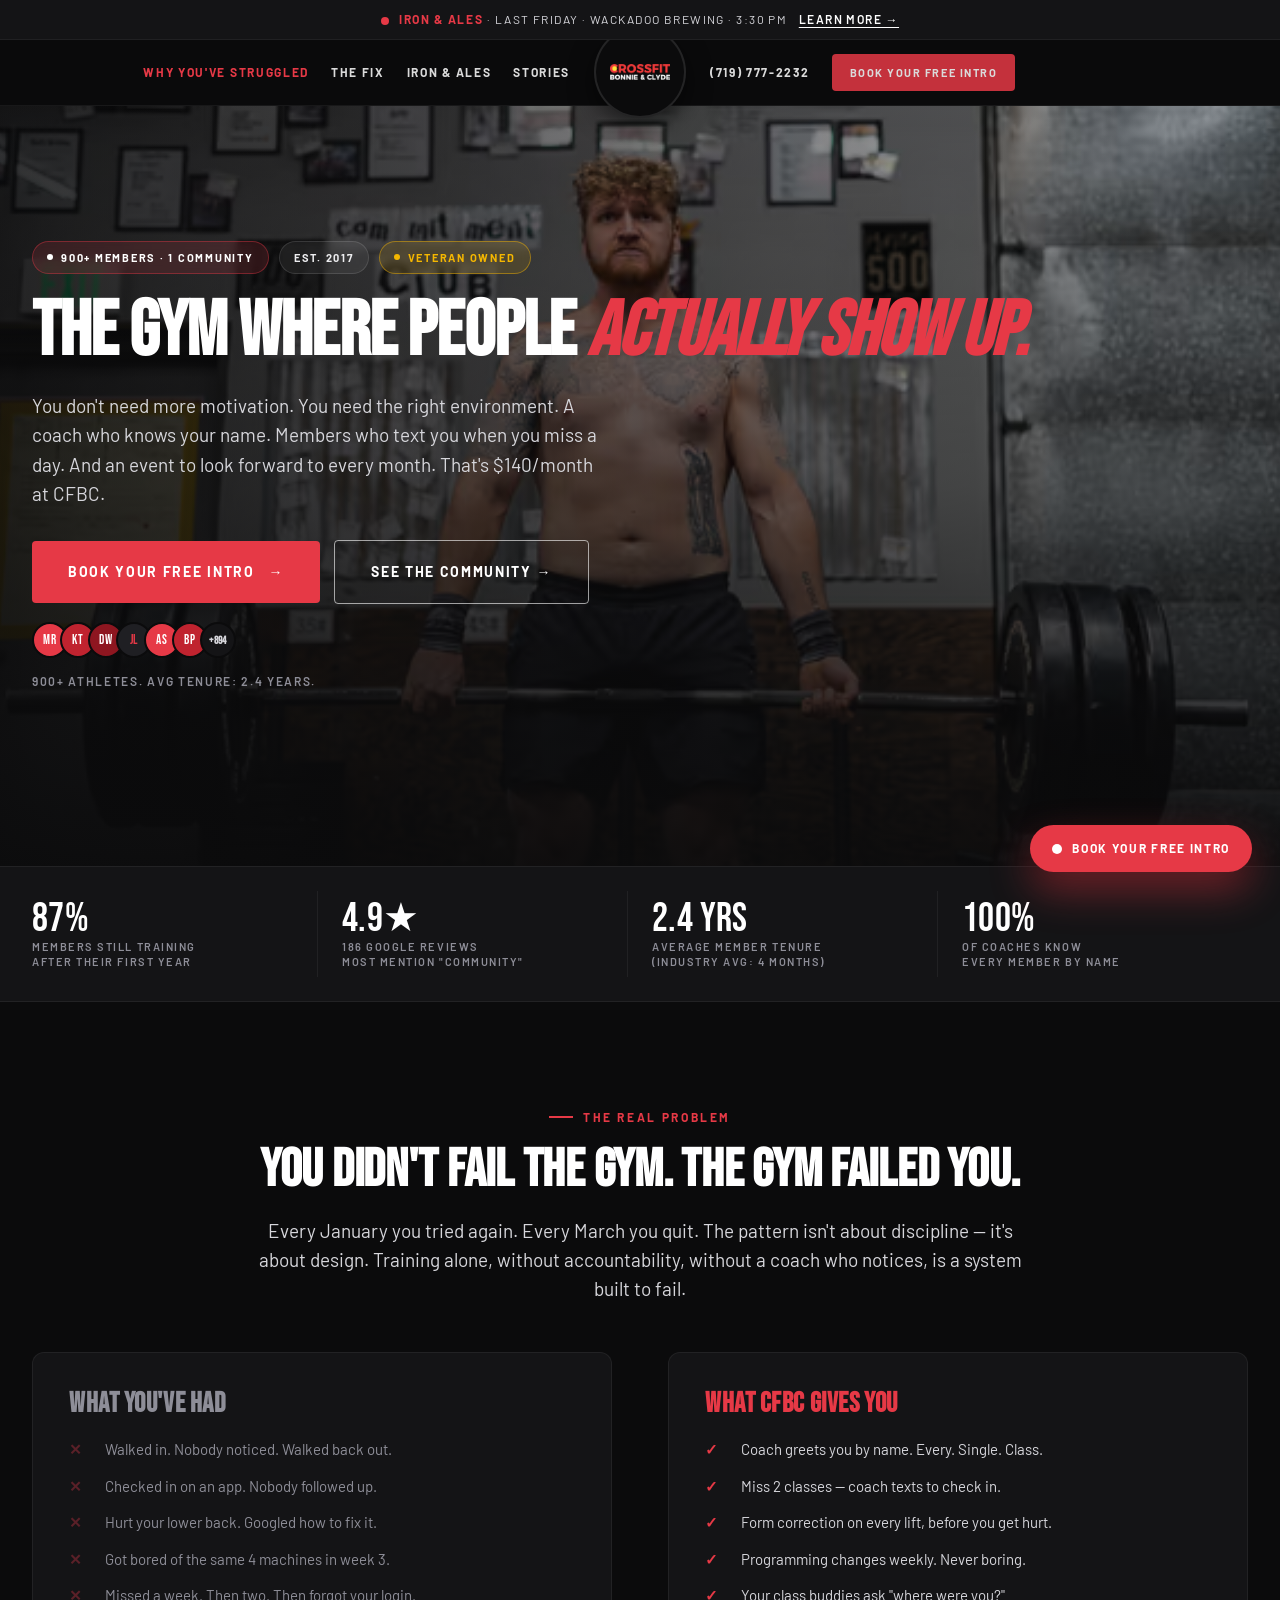
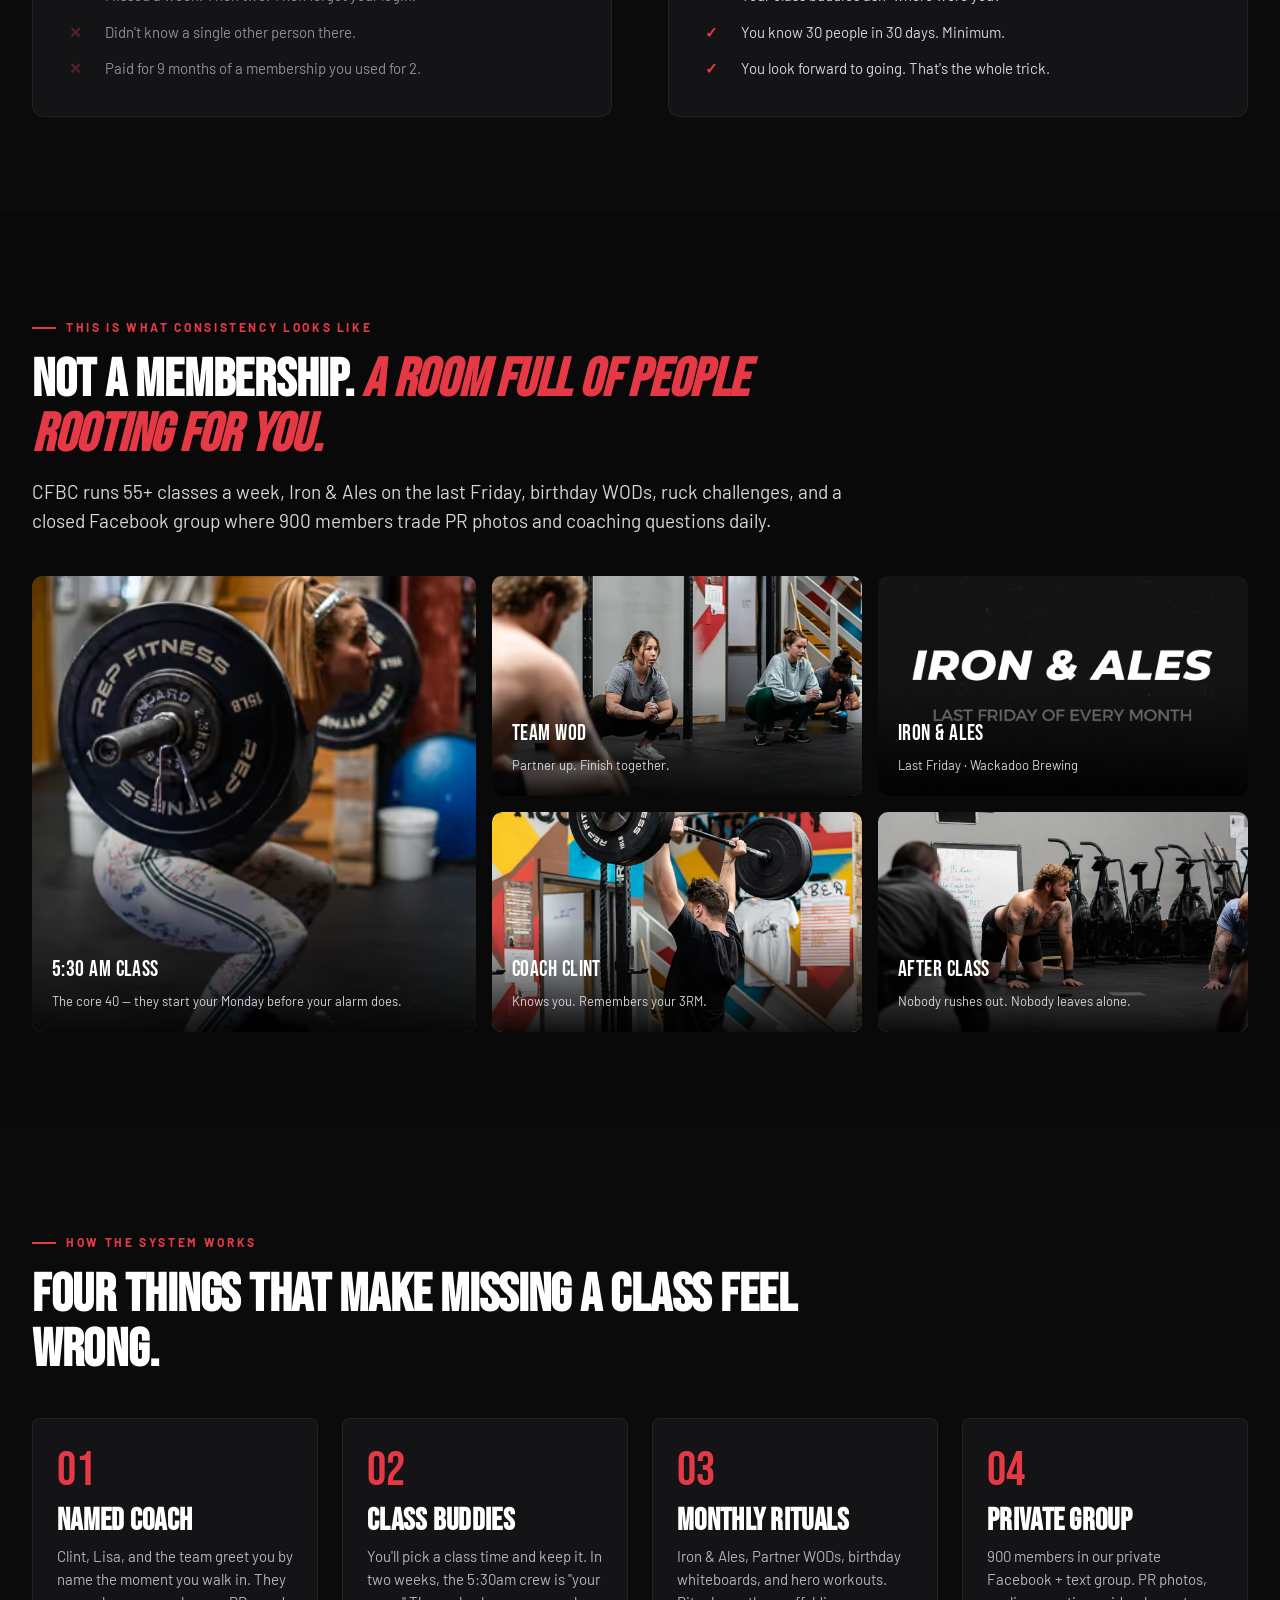
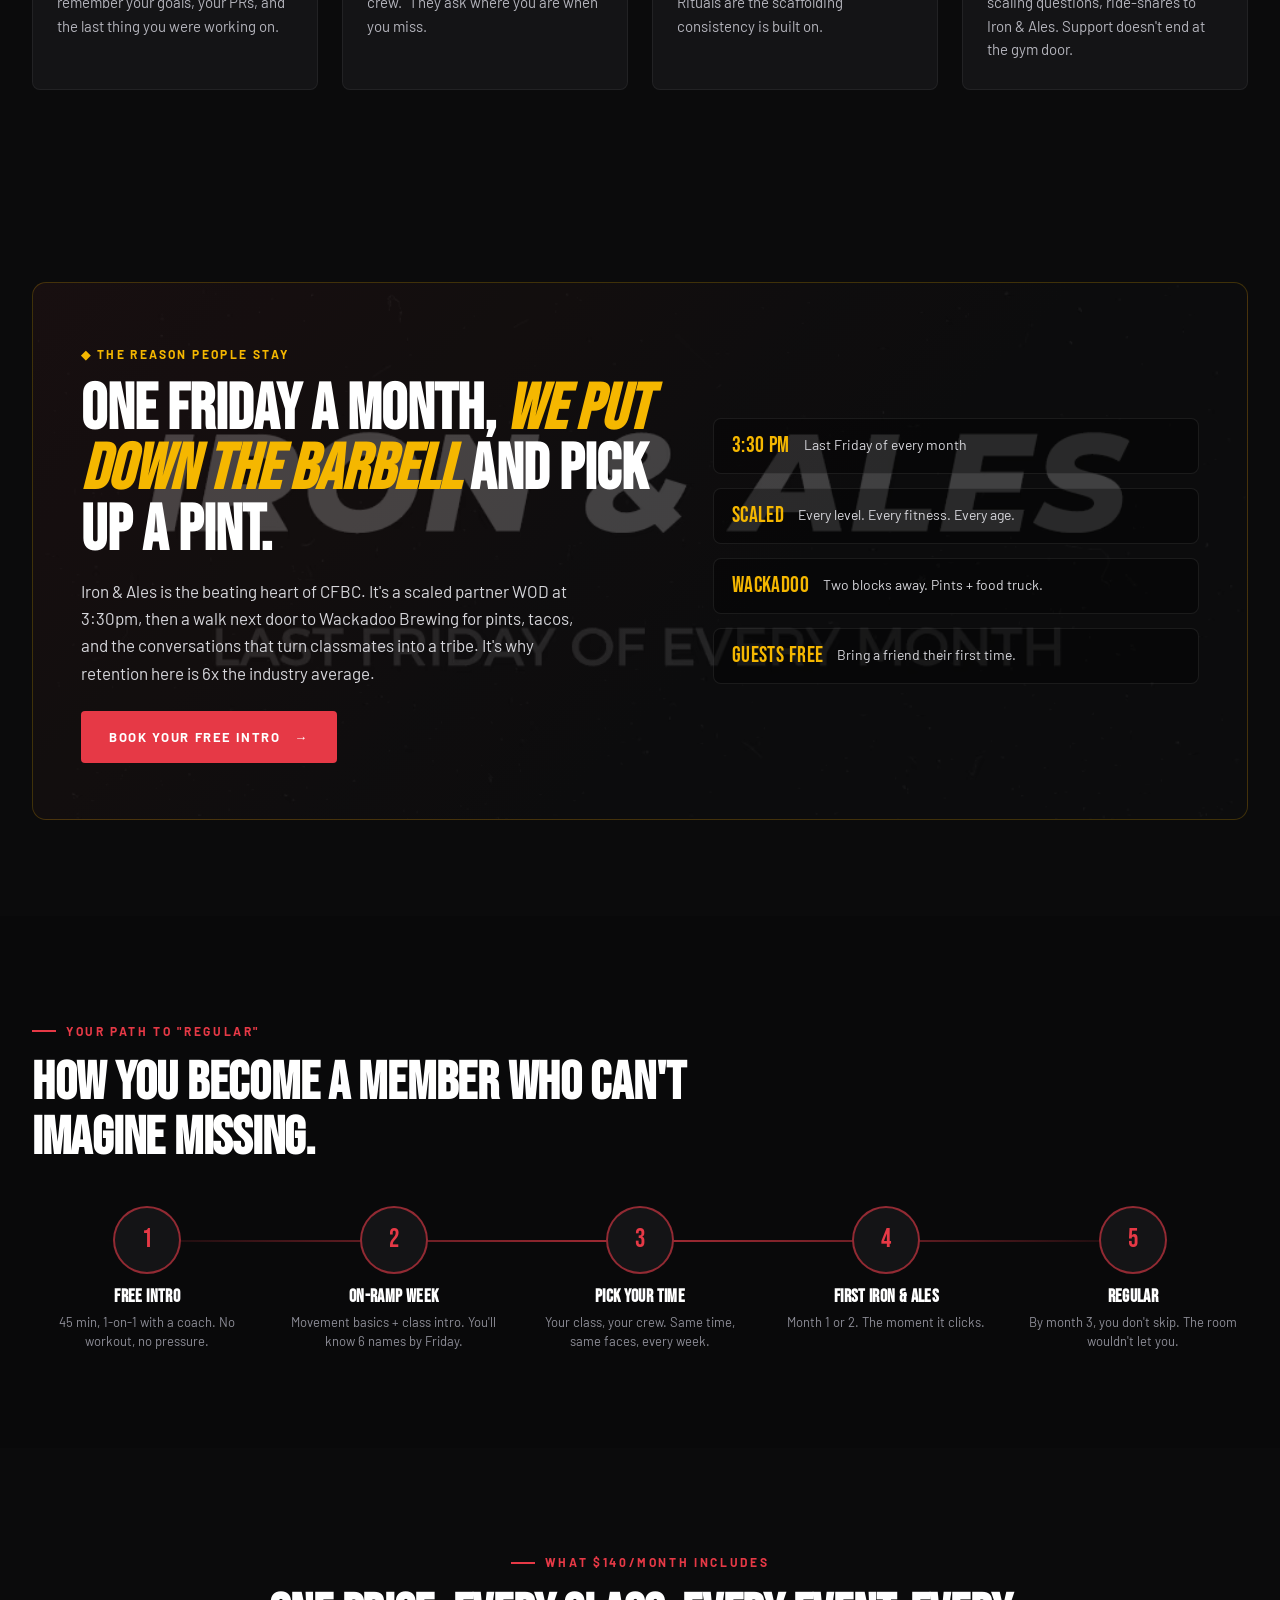
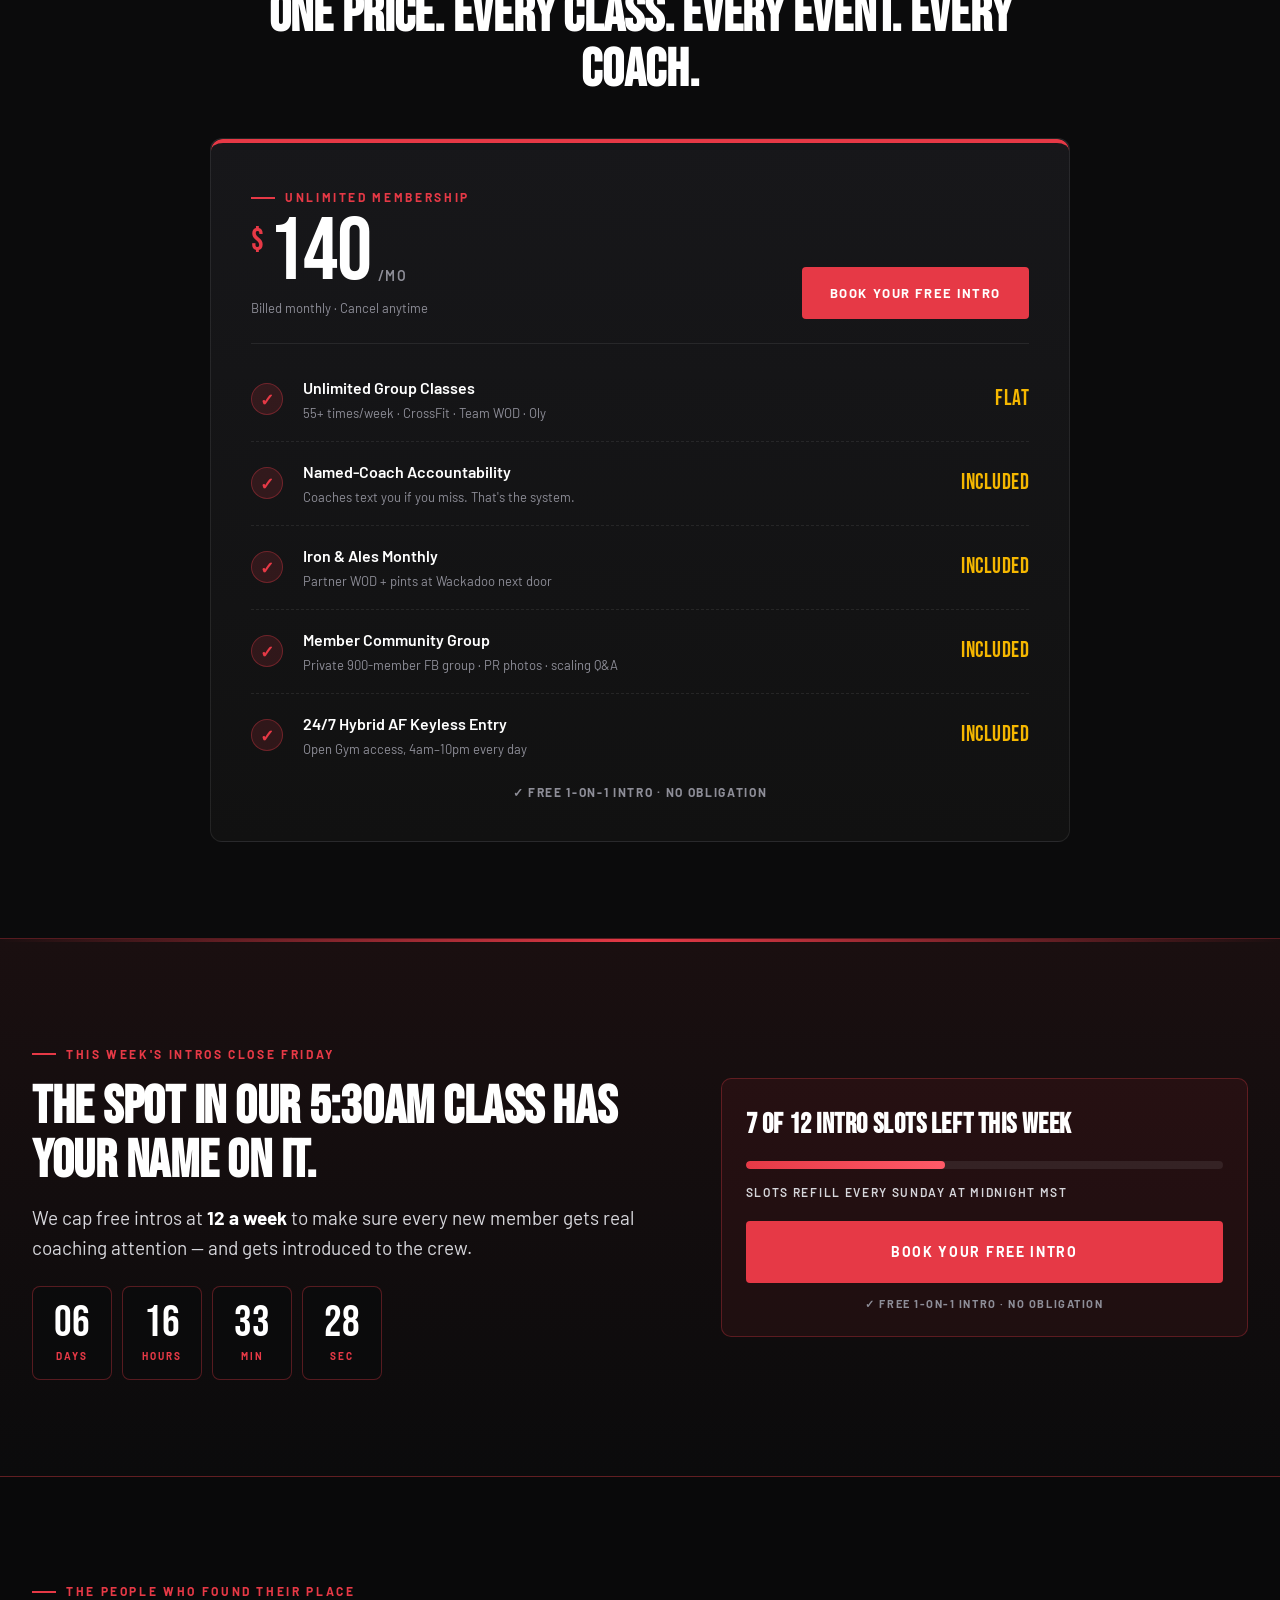
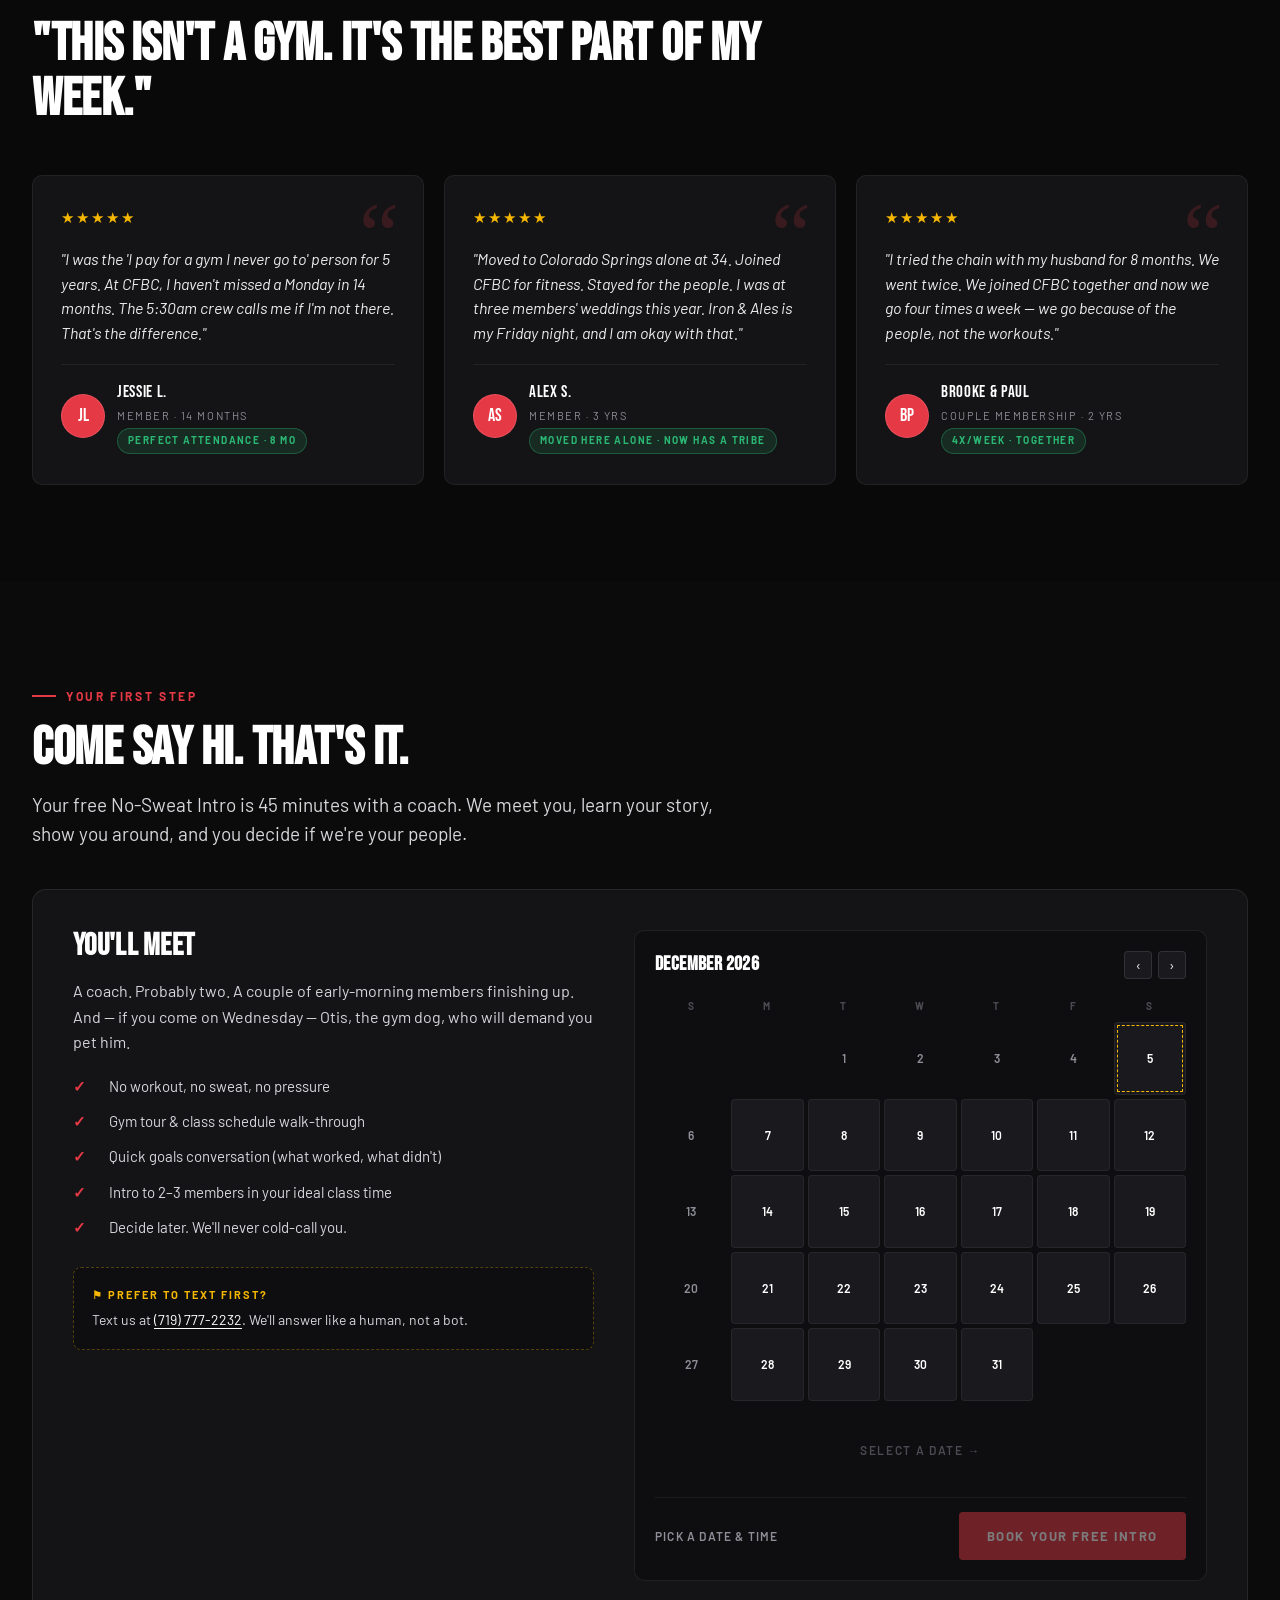
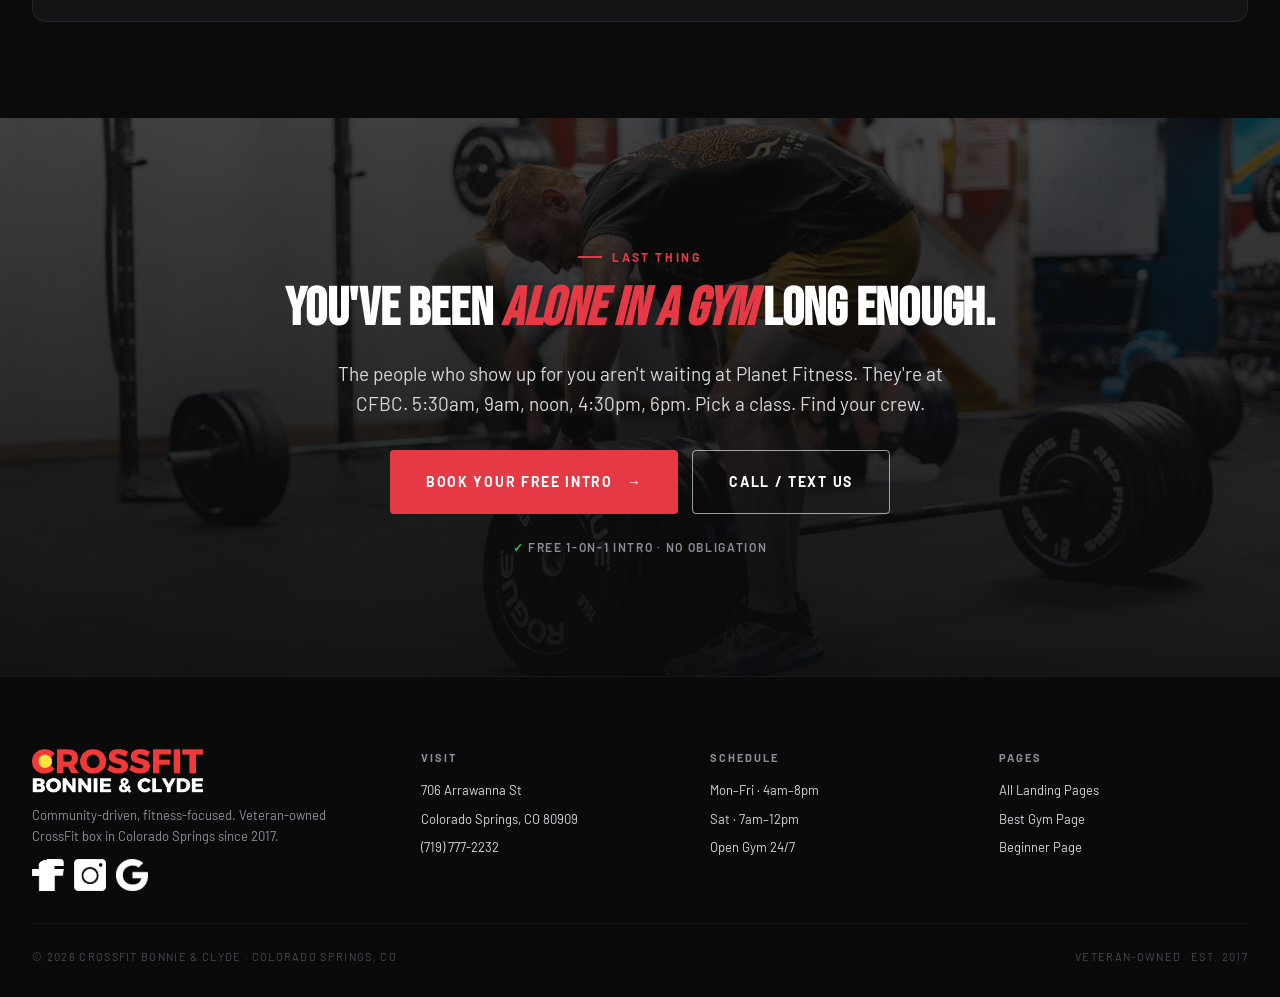
<file: page-2-community.html>
<!doctype html>
<html lang="en">
<head>
<meta charset="utf-8" />
<meta name="viewport" content="width=device-width,initial-scale=1" />
<title>CFBC — The Gym Where People Actually Show Up</title>
<meta name="description" content="The accountability, coaching, and community that make consistency automatic. $140/mo unlimited. Veteran-owned since 2017." />
<link rel="stylesheet" href="shared/colors_and_type.css" />
<link rel="stylesheet" href="shared/lp.css" />
<style>
  /* Page 2 specific: ribbon of faces + journey steps */
  .faces-strip { display:flex; margin-top: 18px; }
  .faces-strip .f { width:36px; height:36px; border-radius:50%; border:2px solid #0B0B0C; background:var(--cfbc-red); display:flex;align-items:center;justify-content:center; font-family:var(--font-display); font-size:13px; color:#fff; margin-left:-8px; letter-spacing:.04em; }
  .faces-strip .f:first-child { margin-left:0; }
  .faces-strip .more { background:#141416; color:#D6D6DB; border:2px solid #0B0B0C; font-size:11px; font-weight:700; }
  .journey { display:grid; grid-template-columns: repeat(5, 1fr); gap: 16px; margin-top: 40px; position: relative; }
  .journey::before { content:""; position:absolute; top:34px; left:6%; right:6%; height:2px; background: linear-gradient(90deg, transparent, rgba(230,57,70,.4), rgba(230,57,70,.7), rgba(230,57,70,.4), transparent); z-index:0; }
  .j-step { position: relative; z-index:1; text-align: center; padding: 0 10px; }
  .j-step .circle { width:68px; height:68px; border-radius:50%; background:#141416; border:2px solid rgba(230,57,70,.6); display:flex; align-items:center; justify-content:center; margin: 0 auto 14px; font-family: var(--font-display); font-size:26px; color: var(--cfbc-red); }
  .j-step h4 { font-family: var(--font-display); font-size:18px; text-transform:uppercase; letter-spacing:.02em; margin:0 0 6px; }
  .j-step p { font-size:13px; color:#8E8E98; line-height:1.5; margin:0; }
  .struggle { display:grid; grid-template-columns: 1fr 1fr; gap: 56px; align-items: start; }
  .struggle-col { background: var(--bg-surface); border:1px solid rgba(255,255,255,.06); border-radius:12px; padding:36px; }
  .struggle-col h3 { font-family: var(--font-display); font-size:28px; text-transform:uppercase; letter-spacing:.02em; margin:0 0 20px; }
  .struggle-col.before h3 { color:#8E8E98; }
  .struggle-col.after h3 { color: var(--cfbc-red); }
  .struggle-col ul { list-style:none; padding:0; margin:0; display:grid; gap:14px; }
  .struggle-col li { display:grid; grid-template-columns: 24px 1fr; gap:12px; font-size:15px; line-height:1.5; color:#D6D6DB; }
  .struggle-col.before li { color:#8E8E98; }
  .struggle-col.before li::before { content:"✕"; color:#5a2028; font-weight:700; }
  .struggle-col.after li::before { content:"✓"; color:var(--cfbc-red); font-weight:700; }
  .community-grid { display:grid; grid-template-columns: 1.2fr 1fr 1fr; gap:16px; }
  .community-grid .cell { border-radius:10px; overflow:hidden; position:relative; min-height:220px; }
  .community-grid .cell img { width:100%; height:100%; object-fit:cover; position:absolute; inset:0; }
  .community-grid .cell .ovl { position:absolute; inset:0; background: linear-gradient(180deg, transparent 50%, rgba(0,0,0,.9)); }
  .community-grid .cell .cap { position:absolute; bottom:0; left:0; right:0; padding:20px; color:#fff; }
  .community-grid .cell .cap .k { font-family: var(--font-display); font-size:22px; text-transform:uppercase; letter-spacing:.02em; }
  .community-grid .cell .cap .v { font-size:13px; color:#D6D6DB; margin-top:4px; }
  .community-grid .tall { grid-row: span 2; min-height: 456px; }
  @media (max-width:900px) { .journey { grid-template-columns: 1fr 1fr; } .journey::before { display:none; } .struggle { grid-template-columns: 1fr; } .community-grid { grid-template-columns: 1fr; } .community-grid .tall { grid-row: auto; min-height: 260px; } }
</style>
</head>
<body data-screen-label="Page 2 · Community & Accountability" data-hero-treatment="photo">

<div class="promo-strip">
  <span class="dot"></span><b>Iron &amp; Ales</b> · Last Friday · Wackadoo Brewing · 3:30 PM <a href="#iron-ales">Learn More →</a>
</div>

<nav class="lp-nav">
  <div class="lp-nav-inner">
    <div class="lp-nav-links left">
      <a href="#struggle" class="active">Why You've Struggled</a>
      <a href="#community">The Fix</a>
      <a href="#iron-ales">Iron &amp; Ales</a>
      <a href="#results">Stories</a>
    </div>
    <a href="#book" class="lp-logo-puck"><img src="assets/logo-cfbc.png" alt="CFBC"/></a>
    <div class="lp-nav-links right">
      <a href="tel:+17197772232">(719) 777-2232</a>
      <a href="#book" class="lp-nav-cta" data-cta-slot>Book Your Free Intro</a>
    </div>
  </div>
</nav>

<!-- HERO -->
<section class="hero">
  <div class="hero-bg"><img src="assets/action-3.avif" alt="Group workout at CFBC"/></div>
  <div class="hero-scrim"></div>
  <div class="hero-inner">
    <div class="hero-badges">
      <span class="badge red"><span class="badge-dot"></span>900+ Members · 1 Community</span>
      <span class="badge">Est. 2017</span>
      <span class="badge gold"><span class="badge-dot"></span>Veteran Owned</span>
    </div>
    <h1 class="display-h1">
      The Gym Where People <em class="red-em">Actually Show Up.</em>
    </h1>
    <p class="sub">You don't need more motivation. You need the right environment. A coach who knows your name. Members who text you when you miss a day. And an event to look forward to every month. That's $140/month at CFBC.</p>
    <div class="hero-ctas">
      <a href="#book" class="btn btn-primary btn-lg btn-chev" data-cta-slot>Book Your Free Intro</a>
      <a href="#community" class="btn btn-ghost btn-lg">See The Community →</a>
    </div>
    <div class="faces-strip" aria-label="CFBC members">
      <div class="f">MR</div><div class="f" style="background:#C0232F">KT</div><div class="f" style="background:#8E1620">DW</div><div class="f" style="background:#1F1F23;color:#E63946">JL</div><div class="f" style="background:#E63946">AS</div><div class="f" style="background:#C0232F">BP</div><div class="f more">+894</div>
    </div>
    <div style="margin-top:14px;font-size:12px;letter-spacing:.14em;text-transform:uppercase;color:#8E8E98;font-weight:600">900+ athletes. Avg tenure: 2.4 years.</div>
  </div>
</section>

<section class="proof-bar">
  <div class="proof-bar-inner">
    <div class="cell"><div><div class="num">87%</div><div class="lbl">Members still training<br/>after their first year</div></div></div>
    <div class="cell"><div><div class="num">4.9★</div><div class="lbl">186 Google reviews<br/>most mention "community"</div></div></div>
    <div class="cell"><div><div class="num">2.4 yrs</div><div class="lbl">Average member tenure<br/>(industry avg: 4 months)</div></div></div>
    <div class="cell"><div><div class="num">100%</div><div class="lbl">Of coaches know<br/>every member by name</div></div></div>
  </div>
</section>

<!-- WHY YOU'VE STRUGGLED BEFORE -->
<section id="struggle" class="pad-y">
  <div class="wrap">
    <div style="max-width:780px;margin:0 auto 48px;text-align:center">
      <div class="eyebrow" style="justify-content:center">The Real Problem</div>
      <h2 class="display-h2">You Didn't Fail The Gym. The Gym Failed You.</h2>
      <p class="body-lg" style="margin-top:18px">Every January you tried again. Every March you quit. The pattern isn't about discipline — it's about design. Training alone, without accountability, without a coach who notices, is a system built to fail.</p>
    </div>
    <div class="struggle">
      <div class="struggle-col before">
        <h3>What You've Had</h3>
        <ul>
          <li>Walked in. Nobody noticed. Walked back out.</li>
          <li>Checked in on an app. Nobody followed up.</li>
          <li>Hurt your lower back. Googled how to fix it.</li>
          <li>Got bored of the same 4 machines in week 3.</li>
          <li>Missed a week. Then two. Then forgot your login.</li>
          <li>Didn't know a single other person there.</li>
          <li>Paid for 9 months of a membership you used for 2.</li>
        </ul>
      </div>
      <div class="struggle-col after">
        <h3>What CFBC Gives You</h3>
        <ul>
          <li>Coach greets you by name. Every. Single. Class.</li>
          <li>Miss 2 classes — coach texts to check in.</li>
          <li>Form correction on every lift, before you get hurt.</li>
          <li>Programming changes weekly. Never boring.</li>
          <li>Your class buddies ask "where were you?"</li>
          <li>You know 30 people in 30 days. Minimum.</li>
          <li>You look forward to going. That's the whole trick.</li>
        </ul>
      </div>
    </div>
  </div>
</section>

<!-- COMMUNITY IMAGE GRID -->
<section id="community" class="pad-y" style="background:#09090a">
  <div class="wrap">
    <div style="max-width:820px;margin:0 0 40px">
      <div class="eyebrow">This Is What Consistency Looks Like</div>
      <h2 class="display-h2">Not A Membership. <em class="red-em">A Room Full Of People Rooting For You.</em></h2>
      <p class="body-lg" style="margin-top:14px">CFBC runs 55+ classes a week, Iron &amp; Ales on the last Friday, birthday WODs, ruck challenges, and a closed Facebook group where 900 members trade PR photos and coaching questions daily.</p>
    </div>
    <div class="community-grid">
      <div class="cell tall">
        <img src="assets/action-1.avif" alt="Class high-fives"/>
        <div class="ovl"></div>
        <div class="cap"><div class="k">5:30 AM Class</div><div class="v">The core 40 — they start your Monday before your alarm does.</div></div>
      </div>
      <div class="cell">
        <img src="assets/action-2.avif" alt="Partner workout"/>
        <div class="ovl"></div>
        <div class="cap"><div class="k">Team WOD</div><div class="v">Partner up. Finish together.</div></div>
      </div>
      <div class="cell">
        <img src="assets/class-iron-ales.avif" alt="Iron and Ales"/>
        <div class="ovl"></div>
        <div class="cap"><div class="k">Iron &amp; Ales</div><div class="v">Last Friday · Wackadoo Brewing</div></div>
      </div>
      <div class="cell">
        <img src="assets/action-4.avif" alt="Coach and member"/>
        <div class="ovl"></div>
        <div class="cap"><div class="k">Coach Clint</div><div class="v">Knows you. Remembers your 3RM.</div></div>
      </div>
      <div class="cell">
        <img src="assets/photo-stretch.webp" alt="Post workout stretch"/>
        <div class="ovl"></div>
        <div class="cap"><div class="k">After Class</div><div class="v">Nobody rushes out. Nobody leaves alone.</div></div>
      </div>
    </div>
  </div>
</section>

<!-- CORE PILLARS: How accountability works -->
<section class="pad-y">
  <div class="wrap">
    <div style="max-width:780px;margin:0 0 40px">
      <div class="eyebrow">How The System Works</div>
      <h2 class="display-h2">Four Things That Make Missing A Class Feel Wrong.</h2>
    </div>
    <div class="pillars">
      <div class="pillar">
        <div class="num">01</div>
        <h3 class="display-h3">Named Coach</h3>
        <p>Clint, Lisa, and the team greet you by name the moment you walk in. They remember your goals, your PRs, and the last thing you were working on.</p>
      </div>
      <div class="pillar">
        <div class="num">02</div>
        <h3 class="display-h3">Class Buddies</h3>
        <p>You'll pick a class time and keep it. In two weeks, the 5:30am crew is "your crew." They ask where you are when you miss.</p>
      </div>
      <div class="pillar">
        <div class="num">03</div>
        <h3 class="display-h3">Monthly Rituals</h3>
        <p>Iron &amp; Ales, Partner WODs, birthday whiteboards, and hero workouts. Rituals are the scaffolding consistency is built on.</p>
      </div>
      <div class="pillar">
        <div class="num">04</div>
        <h3 class="display-h3">Private Group</h3>
        <p>900 members in our private Facebook + text group. PR photos, scaling questions, ride-shares to Iron &amp; Ales. Support doesn't end at the gym door.</p>
      </div>
    </div>
  </div>
</section>

<!-- IRON & ALES -->
<section id="iron-ales" class="pad-y">
  <div class="wrap">
    <div class="iron-ales">
      <div>
        <div class="label">◆ The Reason People Stay</div>
        <h3>One Friday A Month, <em>We Put Down The Barbell</em> And Pick Up A Pint.</h3>
        <p>Iron &amp; Ales is the beating heart of CFBC. It's a scaled partner WOD at 3:30pm, then a walk next door to Wackadoo Brewing for pints, tacos, and the conversations that turn classmates into a tribe. It's why retention here is 6x the industry average.</p>
        <a href="#book" class="btn btn-primary btn-chev" data-cta-slot>Book Your Free Intro</a>
      </div>
      <div class="iron-ales-facts">
        <div class="ia-fact"><div class="k">3:30 PM</div><div class="v">Last Friday of every month</div></div>
        <div class="ia-fact"><div class="k">Scaled</div><div class="v">Every level. Every fitness. Every age.</div></div>
        <div class="ia-fact"><div class="k">Wackadoo</div><div class="v">Two blocks away. Pints + food truck.</div></div>
        <div class="ia-fact"><div class="k">Guests Free</div><div class="v">Bring a friend their first time.</div></div>
      </div>
    </div>
  </div>
</section>

<!-- YOUR JOURNEY -->
<section class="pad-y" style="background:#09090a">
  <div class="wrap">
    <div style="max-width:760px;margin:0 0 20px">
      <div class="eyebrow">Your Path To "Regular"</div>
      <h2 class="display-h2">How You Become A Member Who Can't Imagine Missing.</h2>
    </div>
    <div class="journey">
      <div class="j-step"><div class="circle">1</div><h4>Free Intro</h4><p>45 min, 1-on-1 with a coach. No workout, no pressure.</p></div>
      <div class="j-step"><div class="circle">2</div><h4>On-Ramp Week</h4><p>Movement basics + class intro. You'll know 6 names by Friday.</p></div>
      <div class="j-step"><div class="circle">3</div><h4>Pick Your Time</h4><p>Your class, your crew. Same time, same faces, every week.</p></div>
      <div class="j-step"><div class="circle">4</div><h4>First Iron &amp; Ales</h4><p>Month 1 or 2. The moment it clicks.</p></div>
      <div class="j-step"><div class="circle">5</div><h4>Regular</h4><p>By month 3, you don't skip. The room wouldn't let you.</p></div>
    </div>
  </div>
</section>

<!-- VALUE STACK -->
<section class="pad-y">
  <div class="wrap">
    <div style="max-width:760px;margin:0 auto 40px;text-align:center">
      <div class="eyebrow" style="justify-content:center">What $140/month Includes</div>
      <h2 class="display-h2">One Price. Every Class. Every Event. Every Coach.</h2>
    </div>
    <div class="stack-card" data-price-display style="max-width:860px;margin:0 auto">
      <div class="stack-head">
        <div>
          <div class="eyebrow" style="margin-bottom:6px">Unlimited Membership</div>
          <div class="stack-price">
            <sup>$</sup><span data-price-num>140</span><small data-price-unit>/mo</small>
          </div>
          <div class="body" style="font-size:13px;color:#8E8E98;margin-top:6px" data-price-note>Billed monthly · Cancel anytime</div>
        </div>
        <a href="#book" class="btn btn-primary" data-cta-slot>Book Your Free Intro</a>
      </div>
      <div class="stack-items">
        <div class="stack-item"><div class="chk">✓</div><div class="lbl">Unlimited Group Classes<span>55+ times/week · CrossFit · Team WOD · Oly</span></div><div class="val">Flat</div></div>
        <div class="stack-item"><div class="chk">✓</div><div class="lbl">Named-Coach Accountability<span>Coaches text you if you miss. That's the system.</span></div><div class="val">Included</div></div>
        <div class="stack-item"><div class="chk">✓</div><div class="lbl">Iron &amp; Ales Monthly<span>Partner WOD + pints at Wackadoo next door</span></div><div class="val">Included</div></div>
        <div class="stack-item"><div class="chk">✓</div><div class="lbl">Member Community Group<span>Private 900-member FB group · PR photos · scaling Q&amp;A</span></div><div class="val">Included</div></div>
        <div class="stack-item"><div class="chk">✓</div><div class="lbl">24/7 Hybrid AF Keyless Entry<span>Open Gym access, 4am–10pm every day</span></div><div class="val">Included</div></div>
      </div>
      <div data-risk style="margin-top:24px;font-size:12px;letter-spacing:.14em;text-transform:uppercase;color:#8E8E98;font-weight:700;text-align:center"><span style="color:#2BB673">✓</span> Free 1-on-1 Intro · No Obligation</div>
    </div>
  </div>
</section>

<!-- URGENCY -->
<section class="urgency pad-y">
  <div class="wrap urgency-inner">
    <div>
      <div class="eyebrow">This Week's Intros Close Friday</div>
      <h2 class="display-h2">The Spot In Our 5:30am Class Has Your Name On It.</h2>
      <p class="body-lg" style="margin-top:14px">We cap free intros at <b style="color:#fff">12 a week</b> to make sure every new member gets real coaching attention — and gets introduced to the crew.</p>
      <div class="countdown" aria-label="Countdown to enrollment close">
        <div class="cd-cell"><div class="n">00</div><div class="l">Days</div></div>
        <div class="cd-cell"><div class="n">00</div><div class="l">Hours</div></div>
        <div class="cd-cell"><div class="n">00</div><div class="l">Min</div></div>
        <div class="cd-cell"><div class="n">00</div><div class="l">Sec</div></div>
      </div>
    </div>
    <div class="spots">
      <h5><span data-spots-n>7</span> of 12 Intro Slots Left This Week</h5>
      <div class="spots-bar"><div class="spots-bar-fill" style="width:42%"></div></div>
      <small>Slots refill every Sunday at midnight MST</small>
      <a href="#book" class="btn btn-primary btn-lg" style="width:100%;justify-content:center;margin-top:18px" data-cta-slot>Book Your Free Intro</a>
      <div data-risk style="margin-top:12px;font-size:11px;letter-spacing:.14em;text-transform:uppercase;color:#8E8E98;font-weight:700;text-align:center"><span style="color:#2BB673">✓</span> Free 1-on-1 Intro · No Obligation</div>
    </div>
  </div>
</section>

<!-- TESTIMONIALS -->
<section id="results" class="pad-y" style="background:#09090a">
  <div class="wrap">
    <div style="max-width:760px;margin:0 0 48px">
      <div class="eyebrow">The People Who Found Their Place</div>
      <h2 class="display-h2">"This Isn't A Gym. It's The Best Part Of My Week."</h2>
    </div>
    <div class="tests-grid">
      <div class="test-card">
        <div class="test-stars">★★★★★</div>
        <p class="test-quote">"I was the 'I pay for a gym I never go to' person for 5 years. At CFBC, I haven't missed a Monday in 14 months. The 5:30am crew calls me if I'm not there. That's the difference."</p>
        <div class="test-person">
          <div class="test-avatar init">JL</div>
          <div>
            <div class="test-name">Jessie L.</div>
            <div class="test-meta">Member · 14 months</div>
            <div class="test-result">Perfect attendance · 8 mo</div>
          </div>
        </div>
      </div>
      <div class="test-card">
        <div class="test-stars">★★★★★</div>
        <p class="test-quote">"Moved to Colorado Springs alone at 34. Joined CFBC for fitness. Stayed for the people. I was at three members' weddings this year. Iron &amp; Ales is my Friday night, and I am okay with that."</p>
        <div class="test-person">
          <div class="test-avatar init">AS</div>
          <div>
            <div class="test-name">Alex S.</div>
            <div class="test-meta">Member · 3 yrs</div>
            <div class="test-result">Moved here alone · Now has a tribe</div>
          </div>
        </div>
      </div>
      <div class="test-card">
        <div class="test-stars">★★★★★</div>
        <p class="test-quote">"I tried the chain with my husband for 8 months. We went twice. We joined CFBC together and now we go four times a week — we go because of the people, not the workouts."</p>
        <div class="test-person">
          <div class="test-avatar init">BP</div>
          <div>
            <div class="test-name">Brooke &amp; Paul</div>
            <div class="test-meta">Couple membership · 2 yrs</div>
            <div class="test-result">4x/week · together</div>
          </div>
        </div>
      </div>
    </div>
  </div>
</section>

<!-- BOOK -->
<section id="book" class="pad-y">
  <div class="wrap">
    <div style="max-width:720px;margin:0 0 40px">
      <div class="eyebrow">Your First Step</div>
      <h2 class="display-h2">Come Say Hi. That's It.</h2>
      <p class="body-lg" style="margin-top:14px">Your free No-Sweat Intro is 45 minutes with a coach. We meet you, learn your story, show you around, and you decide if we're your people.</p>
    </div>
    <div class="book-block">
      <div class="book-info">
        <h3 class="display-h3">You'll Meet</h3>
        <p class="body">A coach. Probably two. A couple of early-morning members finishing up. And — if you come on Wednesday — Otis, the gym dog, who will demand you pet him.</p>
        <ul>
          <li>No workout, no sweat, no pressure</li>
          <li>Gym tour &amp; class schedule walk-through</li>
          <li>Quick goals conversation (what worked, what didn't)</li>
          <li>Intro to 2–3 members in your ideal class time</li>
          <li>Decide later. We'll never cold-call you.</li>
        </ul>
        <div style="margin-top:28px;padding:18px;background:#0e0e10;border:1px dashed rgba(245,183,0,.3);border-radius:8px">
          <div style="font-size:11px;letter-spacing:.18em;text-transform:uppercase;color:var(--cfbc-gold);font-weight:700;margin-bottom:6px">⚑ Prefer to text first?</div>
          <div style="font-size:14px;color:#D6D6DB;line-height:1.55">Text us at <a href="sms:+17197772232" style="color:#fff;text-decoration:underline;text-underline-offset:3px">(719) 777-2232</a>. We'll answer like a human, not a bot.</div>
        </div>
      </div>
      <div class="cal">
        <div class="cal-head">
          <h4 data-cal-head>April 2026</h4>
          <div class="nav">
            <button data-cal-prev aria-label="prev">‹</button>
            <button data-cal-next aria-label="next">›</button>
          </div>
        </div>
        <div class="cal-grid"></div>
        <div class="cal-slots"></div>
        <div class="cal-foot">
          <div class="sel">Pick a date &amp; time</div>
          <button class="btn btn-primary cal-confirm" disabled style="opacity:.45" data-cta-slot>Book Your Free Intro</button>
        </div>
      </div>
    </div>
  </div>
</section>

<!-- FINAL CTA -->
<section class="final-cta">
  <div class="eyebrow" style="justify-content:center">Last Thing</div>
  <h2 class="display-h2">You've Been <em class="red-em">Alone In A Gym</em> Long Enough.</h2>
  <p class="body-lg">The people who show up for you aren't waiting at Planet Fitness. They're at CFBC. 5:30am, 9am, noon, 4:30pm, 6pm. Pick a class. Find your crew.</p>
  <div class="btns">
    <a href="#book" class="btn btn-primary btn-lg btn-chev" data-cta-slot>Book Your Free Intro</a>
    <a href="tel:+17197772232" class="btn btn-ghost btn-lg">Call / Text Us</a>
  </div>
  <div data-risk class="risk"><span>✓</span> Free 1-on-1 Intro · No Obligation</div>
</section>

<footer class="lp-footer">
  <div class="lp-footer-inner">
    <div class="brand">
      <img src="assets/logo-cfbc.png" class="logo" alt="CrossFit Bonnie & Clyde"/>
      <div style="color:#8E8E98;font-size:13px;line-height:1.6;max-width:300px">Community-driven, fitness-focused. Veteran-owned CrossFit box in Colorado Springs since 2017.</div>
      <div class="socials">
        <a href="#"><img src="assets/icon-social-fb.png" alt="Facebook"/></a>
        <a href="#"><img src="assets/icon-social-ig.png" alt="Instagram"/></a>
        <a href="#"><img src="assets/icon-social-gb.png" alt="Google"/></a>
      </div>
    </div>
    <div><h5>Visit</h5><ul><li>706 Arrawanna St</li><li>Colorado Springs, CO 80909</li><li><a href="tel:+17197772232">(719) 777-2232</a></li></ul></div>
    <div><h5>Schedule</h5><ul><li>Mon–Fri · 4am–8pm</li><li>Sat · 7am–12pm</li><li>Open Gym 24/7</li></ul></div>
    <div><h5>Pages</h5><ul><li><a href="index.html">All Landing Pages</a></li><li><a href="page-1-best-gym.html">Best Gym Page</a></li><li><a href="page-3-beginner.html">Beginner Page</a></li></ul></div>
  </div>
  <div class="lp-footer-bottom">
    <div>© 2026 CrossFit Bonnie &amp; Clyde · Colorado Springs, CO</div>
    <div>Veteran-owned · Est. 2017</div>
  </div>
</footer>

<a href="#book" class="sticky-pill" data-cta-slot><span class="blink"></span>Book Your Free Intro</a>
<div class="sticky-bar">
  <div class="info"><b>$140/mo</b> <span>Free No-Sweat Intro</span></div>
  <a href="#book" class="btn btn-primary" data-cta-slot>Book</a>
</div>

<script>
window.CFBC_PAGE_CONFIG = {
  pageLabel: 'Page 2 · Community & Accountability',
  pageAngle: 'Belonging + Consistency · "Right environment > more motivation"',
  tweakDefaults: /*EDITMODE-BEGIN*/{
    "headline": 0,
    "hero_treatment": "video",
    "iron_ales_banner": true,
    "cta_copy": "book_intro",
    "price_display": "monthly",
    "risk_reversal": "free_trial"
  }/*EDITMODE-END*/,
  headlines: [
    { label:'Where People Actually Show Up', html:'The Gym Where People <em class="red-em">Actually Show Up.</em>', sub:'You don\'t need more motivation. You need the right environment. A coach who knows your name. Members who text you when you miss a day. And an event to look forward to every month. That\'s $140/month at CFBC.' },
    { label:'Right Room, Not More Willpower', html:'You Don\'t Need Willpower. <em class="red-em">You Need The Right Room.</em>', sub:'Consistency isn\'t a character trait. It\'s a byproduct of the people you train with. Come meet yours.' },
    { label:'Where Members Stay 6x Longer', html:'The Colorado Springs Gym Where <em class="red-em">Members Stay 6x Longer.</em>', sub:'Industry average: 4 months. CFBC average: 2.4 years. The math isn\'t about fitness. It\'s about belonging.' },
    { label:'Your Crew Is Already Here', html:'Your 5:30AM Crew <em class="red-em">Already Exists.</em> You Just Haven\'t Met Them.', sub:'Forty athletes. Same time, same class, every Monday. They\'re waiting to notice when you walk in.' },
    { label:'Fitness Without Loneliness', html:'Fitness Without The <em class="red-em">Loneliness.</em>', sub:'CFBC is a community that happens to move barbells. $140/month, unlimited, no contract, 900 members.' },
    { label:'Third Place', html:'CFBC Is Your Third Place. <em class="red-em">With Squat Racks.</em>', sub:'The sociologist Ray Oldenburg said we all need a "third place" — not home, not work. For 900 members of CFBC, that\'s us.' },
    { label:'Built In Accountability', html:'Built-In Accountability. <em class="red-em">Built-For-Colorado Community.</em>', sub:'Coaches who text you when you miss. Class buddies who save your spot. Iron &amp; Ales every last Friday. That\'s how it works.' },
    { label:'Proof Forward', html:'900 Members. <em class="red-em">One Reason They Stay.</em>', sub:'Read 186 five-star Google reviews. The word "community" appears in 74% of them. That\'s not marketing. That\'s the product.' }
  ],
  copylab: {
    ctas: [
      'Join Your First Workout',
      'Meet Your Crew (Free Intro)',
      'Find Your 5:30AM Class',
      'Come Try It With Us',
      'Reserve My No-Sweat Intro',
      'I\'m Ready To Belong Somewhere',
      'Start Free — No Contract'
    ],
    ironAles: [
      'Train Hard. Then Celebrate Together. — anchor tagline',
      'One Friday a month, we put down the barbell and pick up a pint.',
      'Iron & Ales is why retention at CFBC is 6x the industry average.',
      'Scaled partner WOD at 3:30 → Wackadoo Brewing at 4:30 → conversations that turn classmates into a tribe.',
      'Bring a friend free their first time. Most of them join the next Monday.'
    ],
    objections: [
      { q:'I\'m intimidated by a group class.', a:'So was every person in the room. Our on-ramp is 1-on-1 for your first week. By your second week, the 5:30am crew is asking about your weekend.' },
      { q:'I don\'t like forced socializing.', a:'Nobody here forces anything. Iron & Ales is optional. Class is a workout, not small talk. But the weird thing is: you show up 3x/week to the same 40 people, and within a month you know them whether you planned to or not.' },
      { q:'I\'ve been burned by gym memberships before.', a:'No contract, cancel anytime, no ghost-billing. If CFBC isn\'t a fit in 30 days, we part as friends. Most don\'t — and the reason is in the testimonials.' },
      { q:'$140 is a lot for just class access.', a:'It\'s not just class access. It\'s an intentional community. The thing you couldn\'t find at $50 or $220. That\'s what your money is buying.' },
      { q:'What if I can\'t make the same class time every day?', a:'You don\'t have to. 10 class times/day. Most members anchor one "primary" class (their crew) and drop in elsewhere as needed.' }
    ],
    visuals: [
      'Hero: wide group shot, members high-fiving after a WOD, tangible energy.',
      'Community grid: 5 warm photos — early morning class, partner WOD, Iron & Ales night, coach-member interaction, post-class stretch.',
      'Journey: 5-step circular timeline, red accent, icon in each circle.',
      'Testimonials: real headshots > initials when possible, quantified outcomes.',
      'Iron & Ales: warm tungsten/amber tones, pints on the table, laughing members.'
    ],
    trust: [
      '87% retention after year 1 (vs industry 20%)',
      '2.4-year average member tenure',
      '186 Google reviews — "community" appears in 74%',
      '900 members in private group',
      'Couple + family member testimonials',
      'Perfect-attendance badges (8 mo+)',
      '"Moved here alone, found my people" narrative pattern'
    ]
  }
};
</script>
<script src="shared/lp.js"></script>
</body>
</html>
</file>
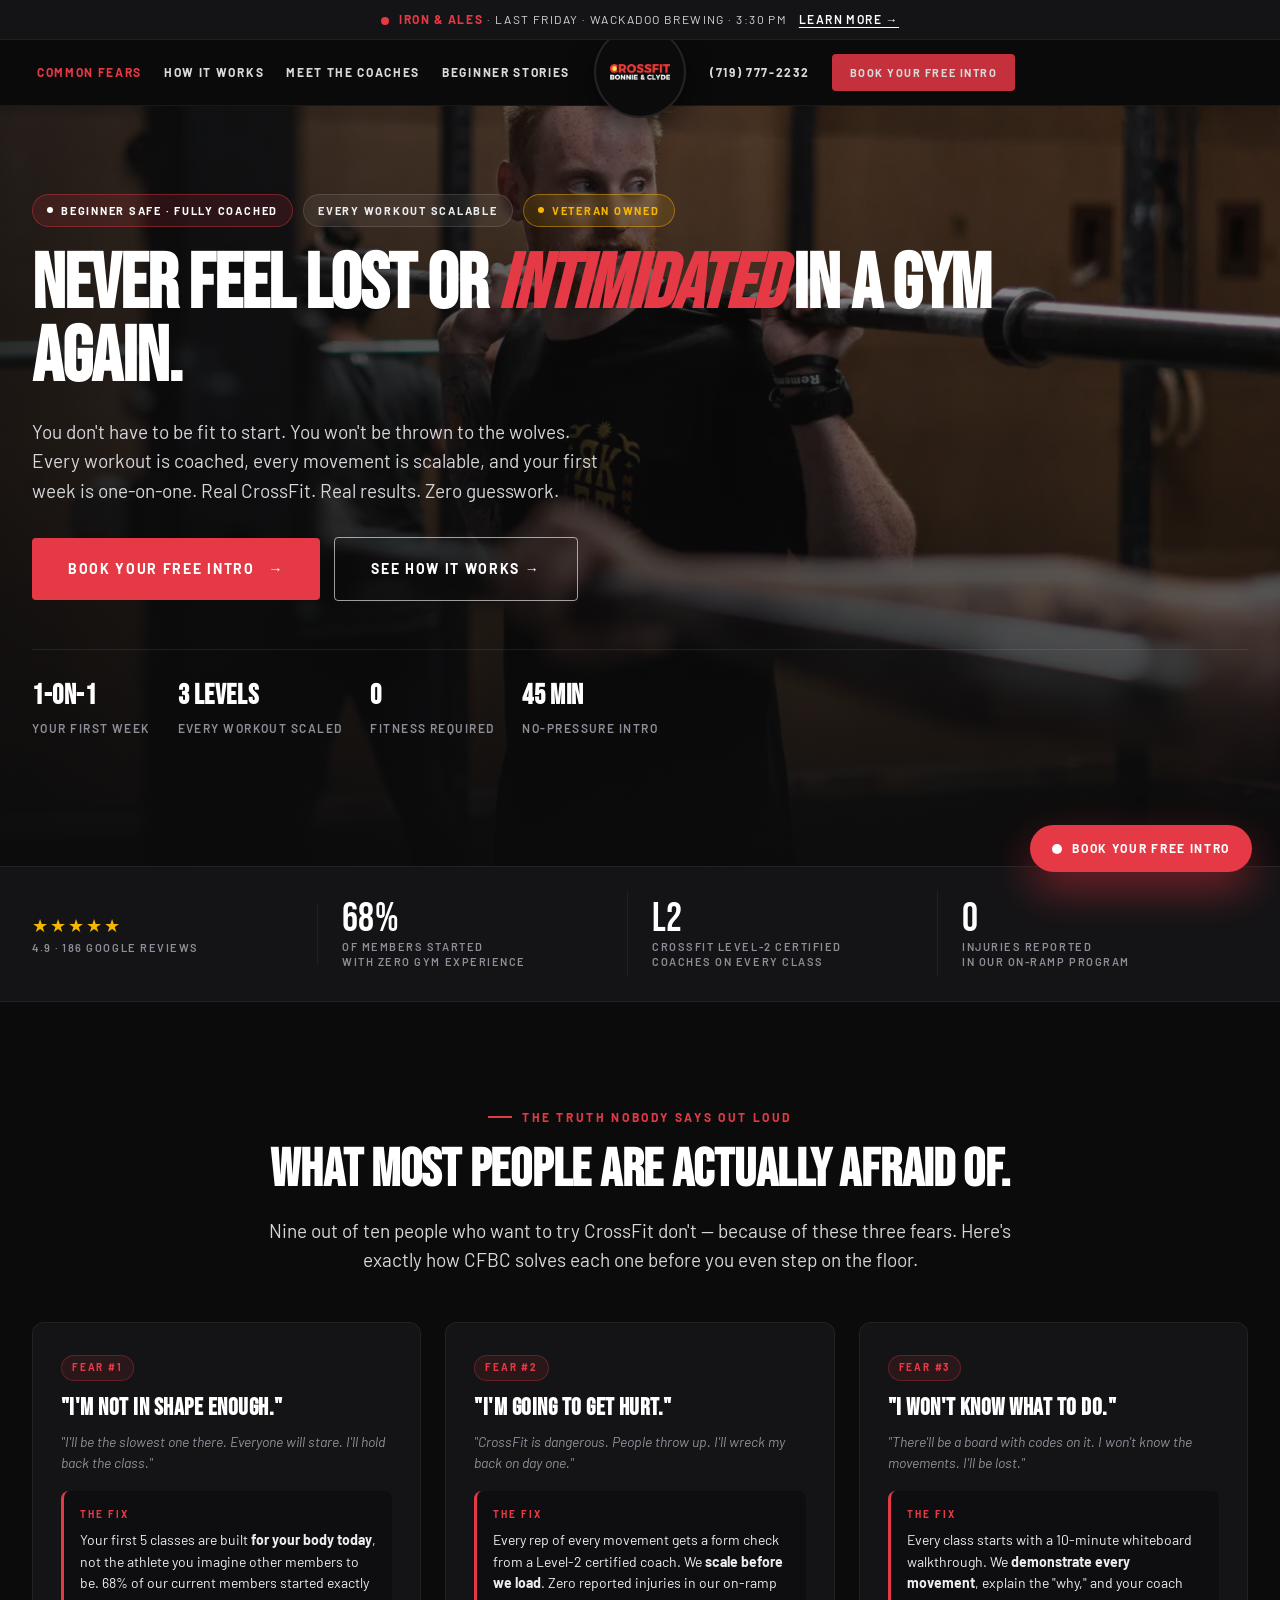
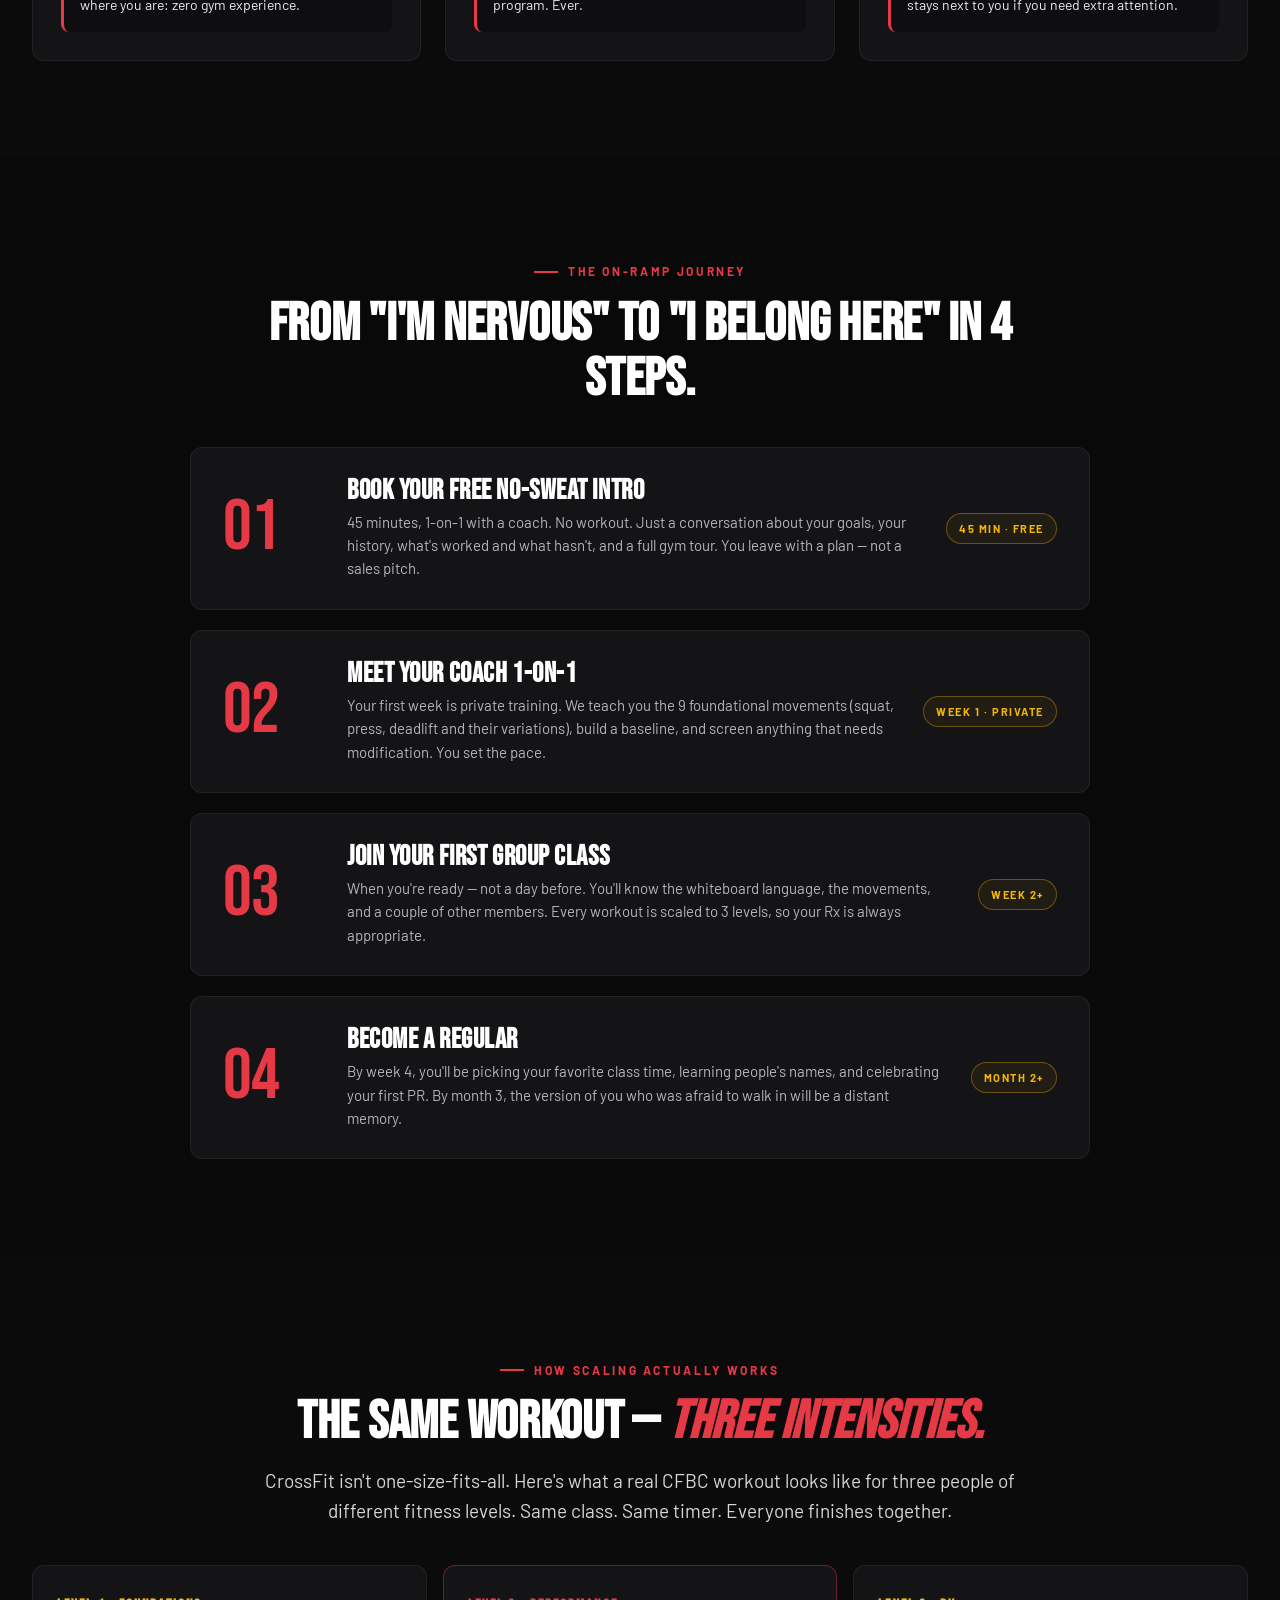
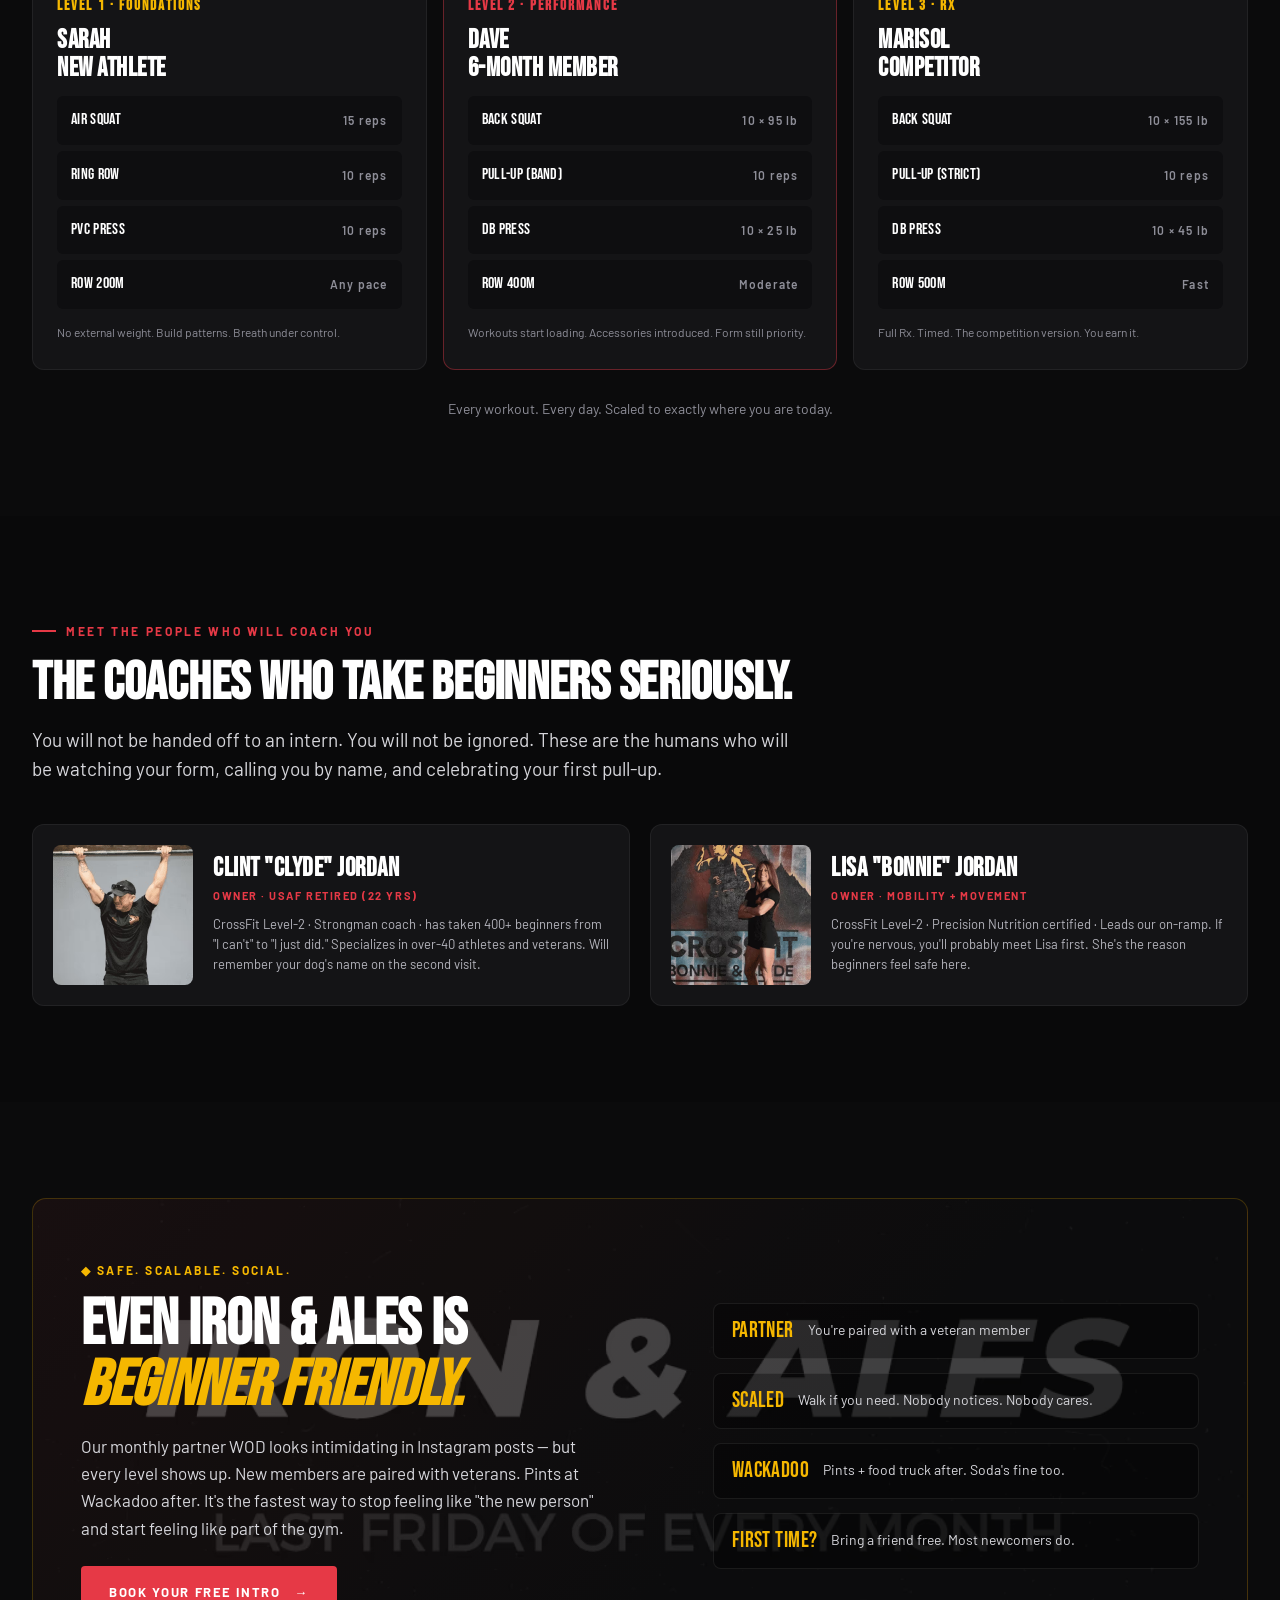
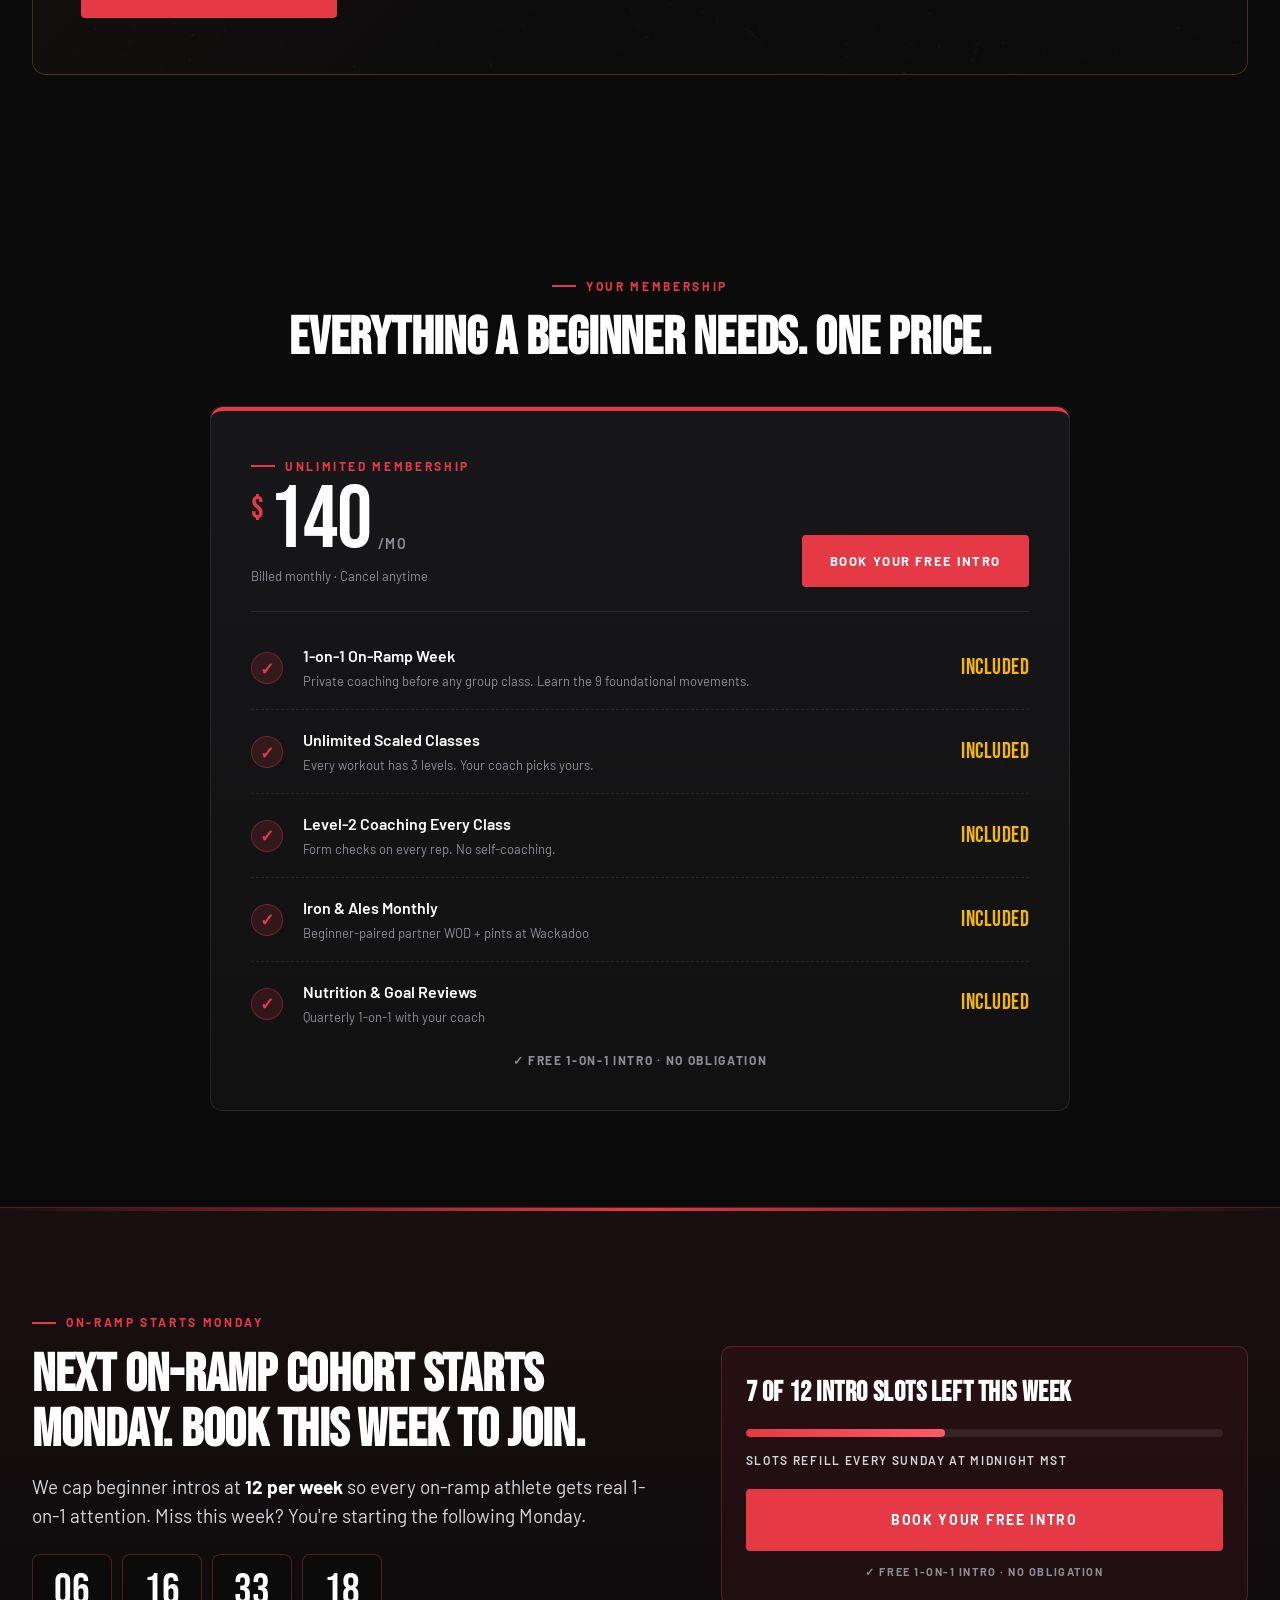
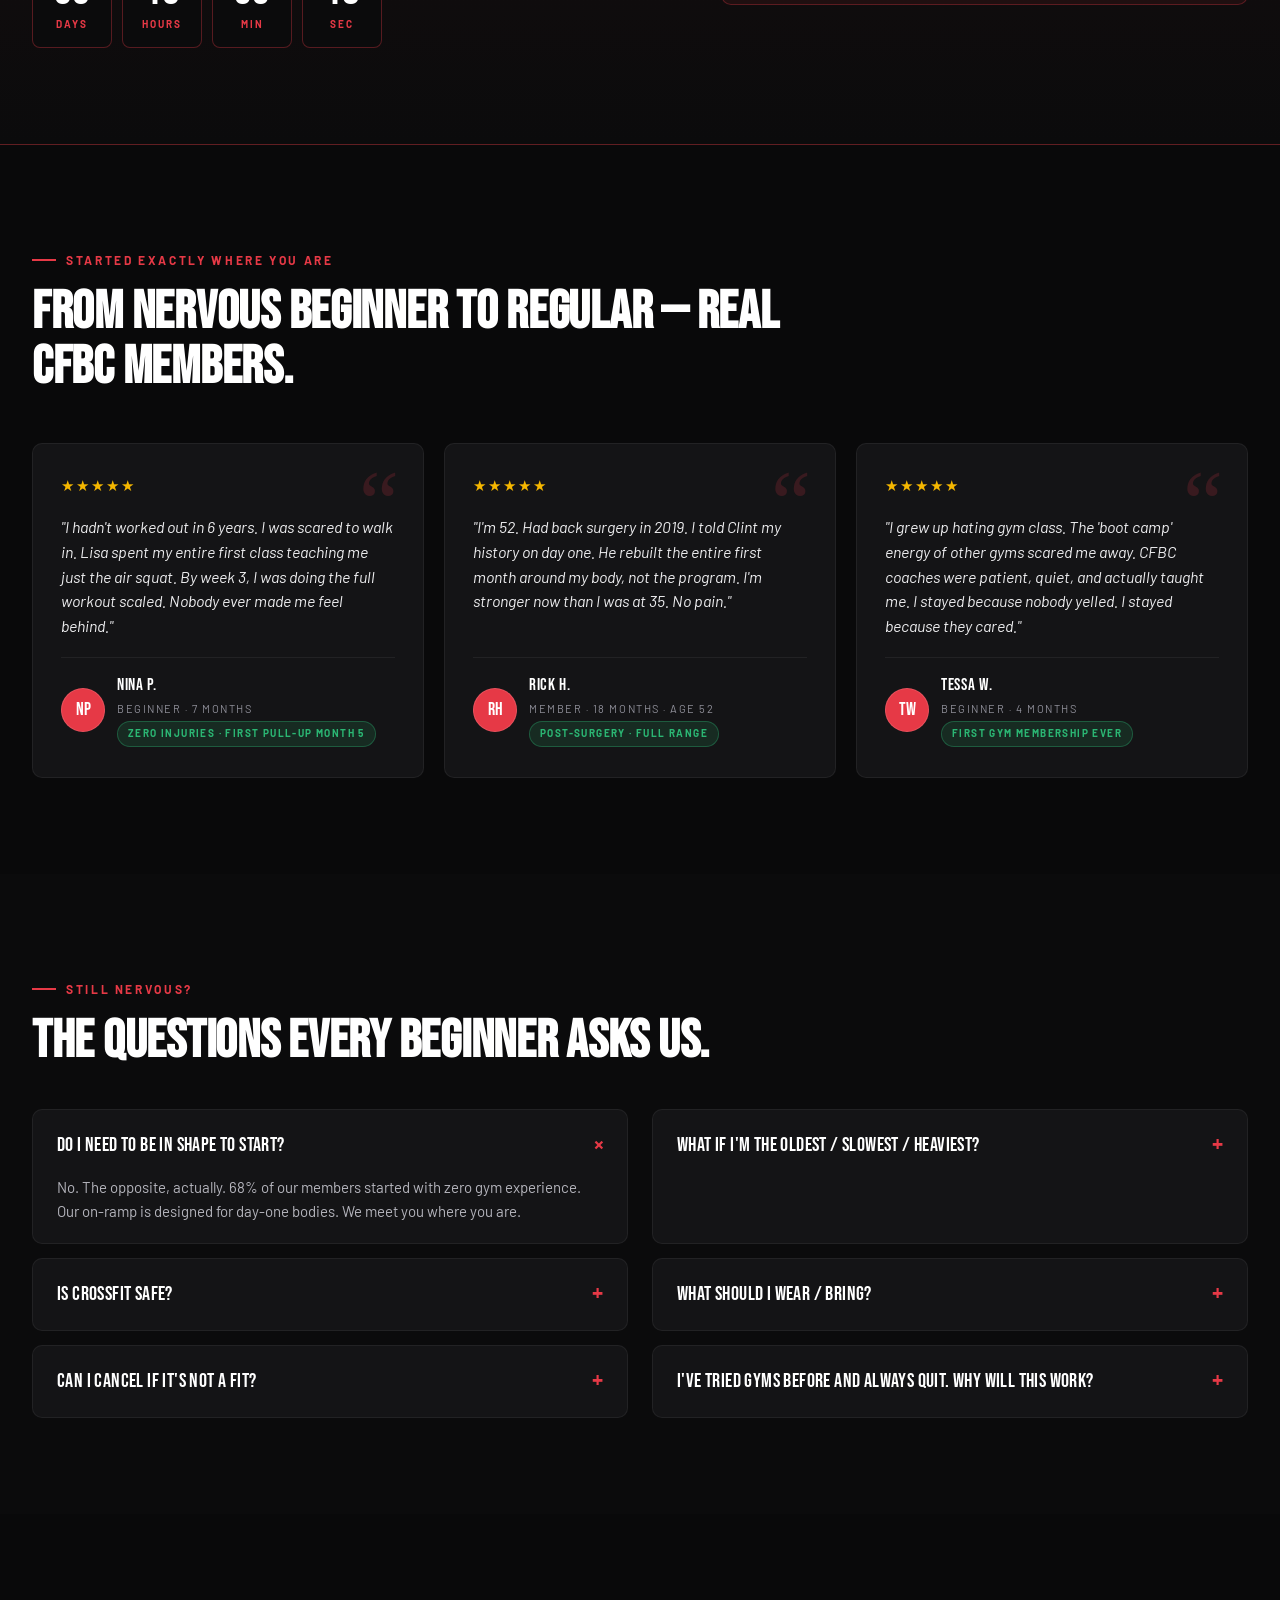
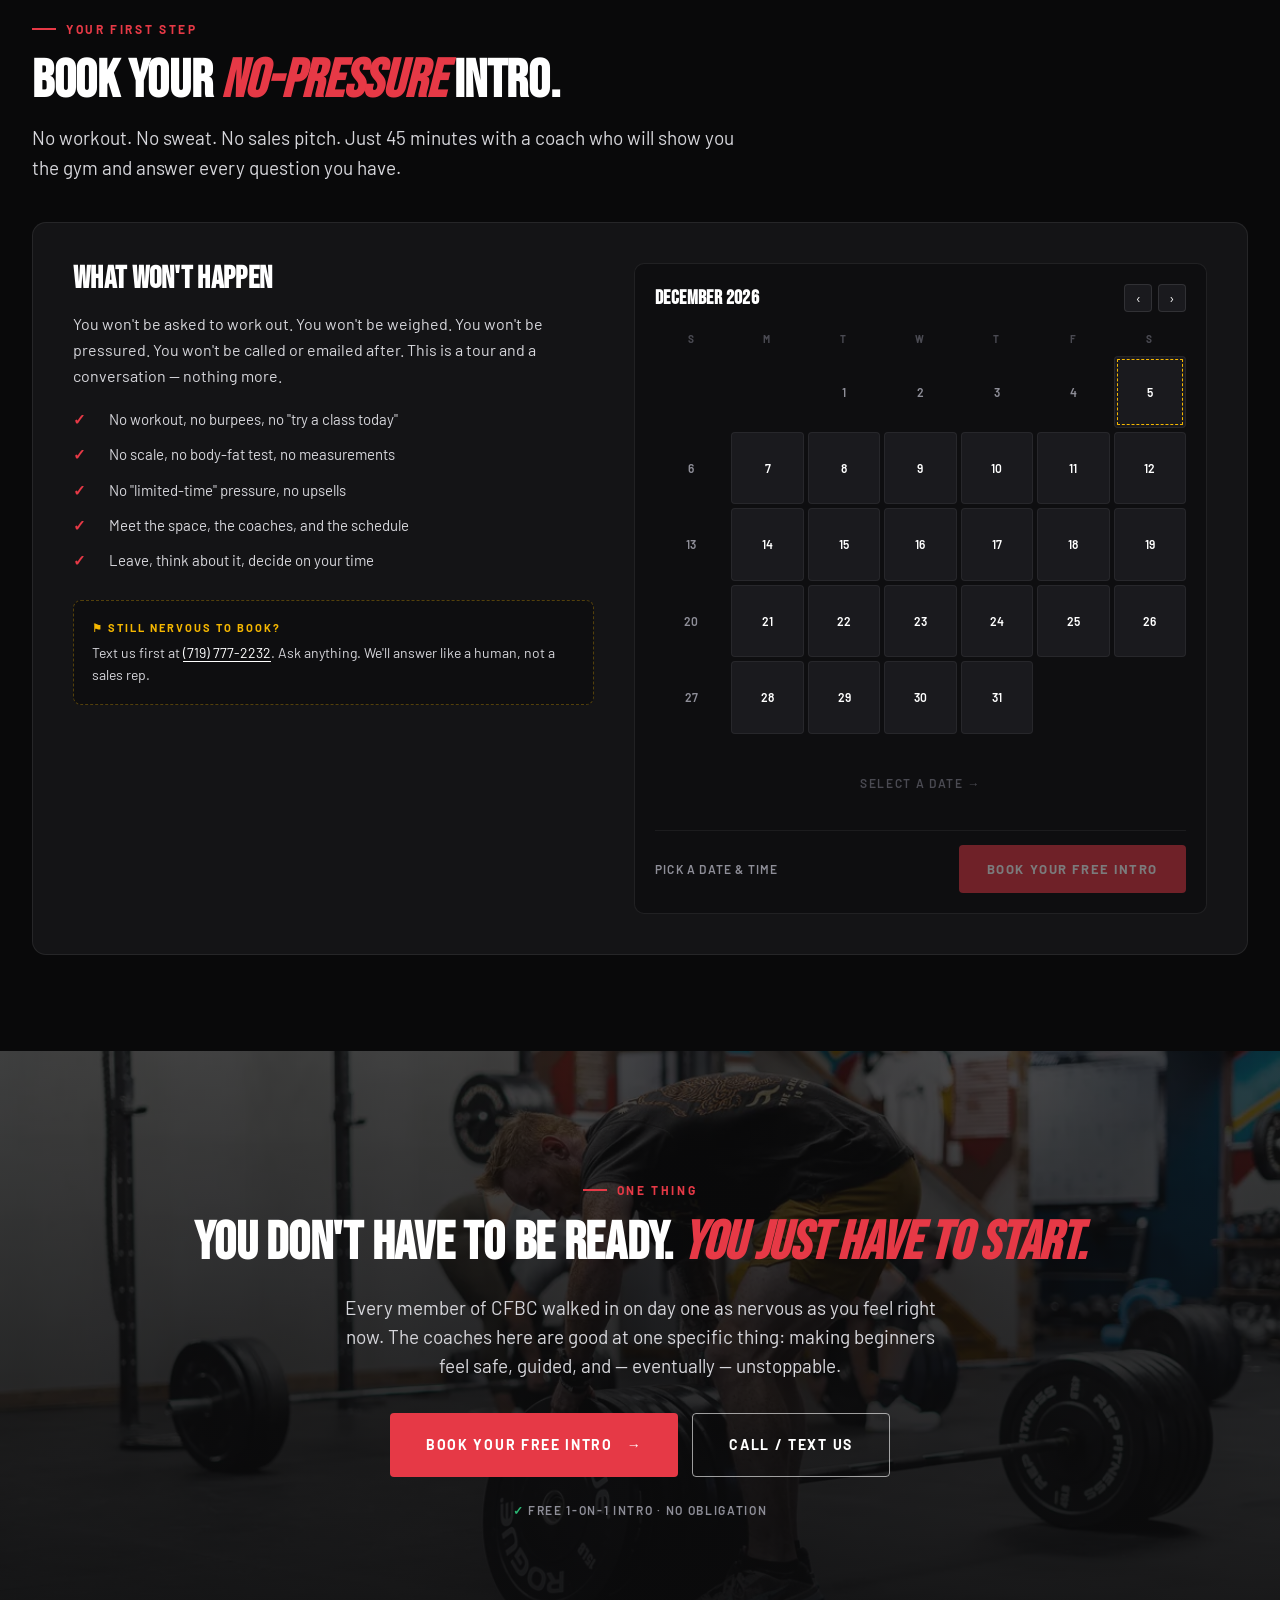
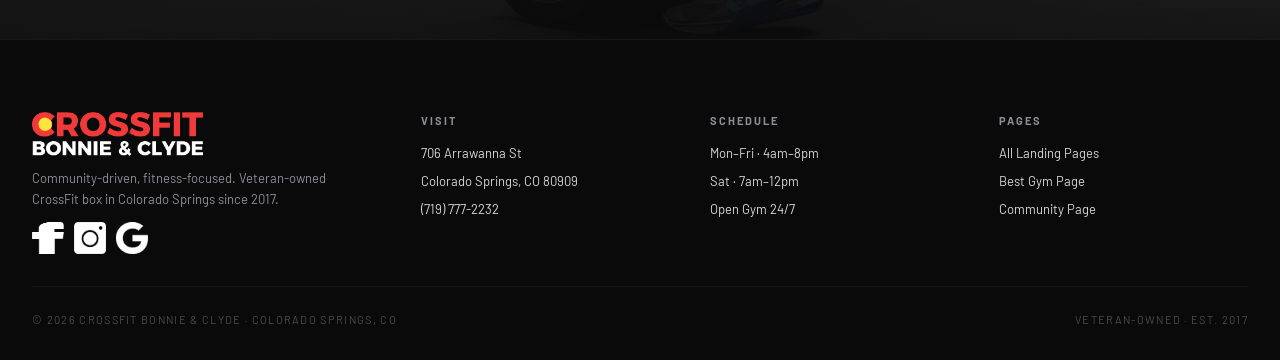
<file: page-3-beginner.html>
<!doctype html>
<html lang="en">
<head>
<meta charset="utf-8" />
<meta name="viewport" content="width=device-width,initial-scale=1" />
<title>CFBC — Never Feel Lost or Intimidated in a Gym Again</title>
<meta name="description" content="A beginner-safe, fully coached CrossFit onboarding in Colorado Springs. Every workout scaled. $140/mo unlimited. Veteran-owned since 2017." />
<link rel="stylesheet" href="shared/colors_and_type.css" />
<link rel="stylesheet" href="shared/lp.css" />
<style>
  .fears { display:grid; grid-template-columns: repeat(3, 1fr); gap: 24px; }
  .fear-card { background: var(--bg-surface); border:1px solid rgba(255,255,255,.06); border-radius:12px; padding: 28px; position: relative; }
  .fear-card .tag { display:inline-block; font-size:10px; letter-spacing:.18em; text-transform:uppercase; color:#E63946; font-weight:700; padding:4px 10px; background: rgba(230,57,70,.1); border: 1px solid rgba(230,57,70,.3); border-radius:999px; margin-bottom:14px; }
  .fear-card h4 { font-family: var(--font-display); font-size:24px; margin:0 0 10px; text-transform:uppercase; letter-spacing:.02em; line-height:1.1; }
  .fear-card .fear-q { color:#8E8E98; font-size:14px; font-style:italic; margin:0 0 18px; line-height:1.5; }
  .fear-card .fix { padding:16px; background:#0e0e10; border-radius:8px; border-left: 3px solid var(--cfbc-red); }
  .fear-card .fix .lbl { font-size:10px; letter-spacing:.2em; text-transform:uppercase; color: var(--cfbc-red); font-weight:700; margin-bottom:6px; }
  .fear-card .fix p { color:#EDEDEF; font-size:14px; line-height:1.55; margin:0; }
  @media (max-width:900px) { .fears { grid-template-columns:1fr; } }

  .steps { display:grid; gap: 20px; max-width: 900px; margin: 0 auto; }
  .step { display:grid; grid-template-columns: 96px 1fr auto; gap: 28px; align-items: center; background: var(--bg-surface); border:1px solid rgba(255,255,255,.06); border-radius: 12px; padding: 28px 32px; position: relative; }
  .step .n { font-family: var(--font-display); font-size: 72px; line-height:.9; color: var(--cfbc-red); letter-spacing:-.01em; }
  .step h3 { font-family: var(--font-display); font-size: 28px; text-transform:uppercase; letter-spacing:.02em; margin:0 0 6px; }
  .step p { color:#B4B4BC; margin:0; font-size:15px; line-height: 1.55; }
  .step .dur { font-size:11px; letter-spacing:.14em; text-transform:uppercase; color: var(--cfbc-gold); font-weight:700; padding: 6px 12px; border: 1px solid rgba(245,183,0,.35); border-radius: 999px; background: rgba(245,183,0,.06); }
  @media (max-width:720px){ .step { grid-template-columns: 60px 1fr; gap:16px; padding:22px; } .step .n { font-size:48px; } .step .dur { grid-column:1/-1; justify-self:start; } }

  .scale-viz { display:grid; grid-template-columns: repeat(3, 1fr); gap: 16px; }
  .scale-card { background: var(--bg-surface); border:1px solid rgba(255,255,255,.06); border-radius: 12px; padding: 28px 24px; }
  .scale-card .level { font-family: var(--font-display); font-size: 15px; letter-spacing:.14em; text-transform:uppercase; color: var(--cfbc-gold); font-weight:700; margin-bottom: 10px; }
  .scale-card h4 { font-family: var(--font-display); font-size: 26px; margin:0 0 14px; letter-spacing:.02em; }
  .scale-card .rep { font-family: var(--font-display); font-size: 16px; color:#fff; letter-spacing:.02em; padding: 12px 14px; background:#0e0e10; border-radius:6px; margin-bottom:6px; display:flex; justify-content: space-between; align-items:center; }
  .scale-card .rep span { font-size:12px; color:#8E8E98; letter-spacing:.1em; font-family: var(--font-body); font-weight:600; }
  .scale-card.mid { border-color: rgba(230,57,70,.4); }
  .scale-card.mid .level { color: var(--cfbc-red); }
  @media (max-width:900px){ .scale-viz { grid-template-columns: 1fr; } }

  .coaches-row { display:grid; grid-template-columns: 1fr 1fr; gap: 20px; }
  .coach-card { display:grid; grid-template-columns: 140px 1fr; gap: 20px; background: var(--bg-surface); border: 1px solid rgba(255,255,255,.06); border-radius: 12px; padding: 20px; align-items: center; }
  .coach-card img { width:140px; height:140px; object-fit: cover; border-radius: 8px; }
  .coach-card h4 { font-family: var(--font-display); font-size: 26px; text-transform:uppercase; margin: 0 0 4px; letter-spacing:.02em; }
  .coach-card .role { font-size:11px; letter-spacing:.14em; text-transform:uppercase; color: var(--cfbc-red); font-weight:700; margin-bottom: 10px; }
  .coach-card p { font-size:13px; color:#B4B4BC; line-height: 1.55; margin:0; }
  @media (max-width:900px){ .coaches-row { grid-template-columns: 1fr; } }
</style>
</head>
<body data-screen-label="Page 3 · Beginner Safe + Guided" data-hero-treatment="photo">

<div class="promo-strip">
  <span class="dot"></span><b>Iron &amp; Ales</b> · Last Friday · Wackadoo Brewing · 3:30 PM <a href="#iron-ales">Learn More →</a>
</div>

<nav class="lp-nav">
  <div class="lp-nav-inner">
    <div class="lp-nav-links left">
      <a href="#fears" class="active">Common Fears</a>
      <a href="#steps">How It Works</a>
      <a href="#coaches">Meet The Coaches</a>
      <a href="#results">Beginner Stories</a>
    </div>
    <a href="#book" class="lp-logo-puck"><img src="assets/logo-cfbc.png" alt="CFBC"/></a>
    <div class="lp-nav-links right">
      <a href="tel:+17197772232">(719) 777-2232</a>
      <a href="#book" class="lp-nav-cta" data-cta-slot>Book Your Free Intro</a>
    </div>
  </div>
</nav>

<!-- HERO -->
<section class="hero">
  <div class="hero-bg"><img src="assets/photo-coach-squat.webp" alt="Coach helping member"/></div>
  <div class="hero-scrim"></div>
  <div class="hero-inner">
    <div class="hero-badges">
      <span class="badge red"><span class="badge-dot"></span>Beginner Safe · Fully Coached</span>
      <span class="badge">Every Workout Scalable</span>
      <span class="badge gold"><span class="badge-dot"></span>Veteran Owned</span>
    </div>
    <h1 class="display-h1">
      Never Feel Lost Or <em class="red-em">Intimidated</em> In A Gym Again.
    </h1>
    <p class="sub">You don't have to be fit to start. You won't be thrown to the wolves. Every workout is coached, every movement is scalable, and your first week is one-on-one. Real CrossFit. Real results. Zero guesswork.</p>
    <div class="hero-ctas">
      <a href="#book" class="btn btn-primary btn-lg btn-chev" data-cta-slot>Book Your Free Intro</a>
      <a href="#steps" class="btn btn-ghost btn-lg">See How It Works →</a>
    </div>
    <div class="hero-meta">
      <div><strong>1-on-1</strong>Your First Week</div>
      <div><strong>3 Levels</strong>Every Workout Scaled</div>
      <div><strong>0</strong>Fitness Required</div>
      <div><strong>45 min</strong>No-Pressure Intro</div>
    </div>
  </div>
</section>

<section class="proof-bar">
  <div class="proof-bar-inner">
    <div class="cell"><div><div class="stars">★★★★★</div><div class="lbl">4.9 · 186 Google Reviews</div></div></div>
    <div class="cell"><div><div class="num">68%</div><div class="lbl">Of members started<br/>with zero gym experience</div></div></div>
    <div class="cell"><div><div class="num">L2</div><div class="lbl">CrossFit Level-2 certified<br/>coaches on every class</div></div></div>
    <div class="cell"><div><div class="num">0</div><div class="lbl">Injuries reported<br/>in our on-ramp program</div></div></div>
  </div>
</section>

<!-- FEARS -->
<section id="fears" class="pad-y">
  <div class="wrap">
    <div style="max-width:780px;margin:0 auto 48px;text-align:center">
      <div class="eyebrow" style="justify-content:center">The Truth Nobody Says Out Loud</div>
      <h2 class="display-h2">What Most People Are Actually Afraid Of.</h2>
      <p class="body-lg" style="margin-top:18px">Nine out of ten people who want to try CrossFit don't — because of these three fears. Here's exactly how CFBC solves each one before you even step on the floor.</p>
    </div>
    <div class="fears">
      <div class="fear-card">
        <div class="tag">Fear #1</div>
        <h4>"I'm Not In Shape Enough."</h4>
        <p class="fear-q">"I'll be the slowest one there. Everyone will stare. I'll hold back the class."</p>
        <div class="fix">
          <div class="lbl">The Fix</div>
          <p>Your first 5 classes are built <b>for your body today</b>, not the athlete you imagine other members to be. 68% of our current members started exactly where you are: zero gym experience.</p>
        </div>
      </div>
      <div class="fear-card">
        <div class="tag">Fear #2</div>
        <h4>"I'm Going To Get Hurt."</h4>
        <p class="fear-q">"CrossFit is dangerous. People throw up. I'll wreck my back on day one."</p>
        <div class="fix">
          <div class="lbl">The Fix</div>
          <p>Every rep of every movement gets a form check from a Level-2 certified coach. We <b>scale before we load</b>. Zero reported injuries in our on-ramp program. Ever.</p>
        </div>
      </div>
      <div class="fear-card">
        <div class="tag">Fear #3</div>
        <h4>"I Won't Know What To Do."</h4>
        <p class="fear-q">"There'll be a board with codes on it. I won't know the movements. I'll be lost."</p>
        <div class="fix">
          <div class="lbl">The Fix</div>
          <p>Every class starts with a 10-minute whiteboard walkthrough. We <b>demonstrate every movement</b>, explain the "why," and your coach stays next to you if you need extra attention.</p>
        </div>
      </div>
    </div>
  </div>
</section>

<!-- STEPS -->
<section id="steps" class="pad-y" style="background:#09090a">
  <div class="wrap">
    <div style="max-width:820px;margin:0 auto 40px;text-align:center">
      <div class="eyebrow" style="justify-content:center">The On-Ramp Journey</div>
      <h2 class="display-h2">From "I'm Nervous" To "I Belong Here" In 4 Steps.</h2>
    </div>
    <div class="steps">
      <div class="step">
        <div class="n">01</div>
        <div>
          <h3>Book Your Free No-Sweat Intro</h3>
          <p>45 minutes, 1-on-1 with a coach. No workout. Just a conversation about your goals, your history, what's worked and what hasn't, and a full gym tour. You leave with a plan — not a sales pitch.</p>
        </div>
        <div class="dur">45 min · Free</div>
      </div>
      <div class="step">
        <div class="n">02</div>
        <div>
          <h3>Meet Your Coach 1-on-1</h3>
          <p>Your first week is private training. We teach you the 9 foundational movements (squat, press, deadlift and their variations), build a baseline, and screen anything that needs modification. You set the pace.</p>
        </div>
        <div class="dur">Week 1 · Private</div>
      </div>
      <div class="step">
        <div class="n">03</div>
        <div>
          <h3>Join Your First Group Class</h3>
          <p>When you're ready — not a day before. You'll know the whiteboard language, the movements, and a couple of other members. Every workout is scaled to 3 levels, so your Rx is always appropriate.</p>
        </div>
        <div class="dur">Week 2+</div>
      </div>
      <div class="step">
        <div class="n">04</div>
        <div>
          <h3>Become A Regular</h3>
          <p>By week 4, you'll be picking your favorite class time, learning people's names, and celebrating your first PR. By month 3, the version of you who was afraid to walk in will be a distant memory.</p>
        </div>
        <div class="dur">Month 2+</div>
      </div>
    </div>
  </div>
</section>

<!-- SCALING EXPLANATION -->
<section class="pad-y">
  <div class="wrap">
    <div style="max-width:820px;margin:0 auto 40px;text-align:center">
      <div class="eyebrow" style="justify-content:center">How Scaling Actually Works</div>
      <h2 class="display-h2">The Same Workout — <em class="red-em">Three Intensities.</em></h2>
      <p class="body-lg" style="margin-top:16px">CrossFit isn't one-size-fits-all. Here's what a real CFBC workout looks like for three people of different fitness levels. Same class. Same timer. Everyone finishes together.</p>
    </div>
    <div class="scale-viz">
      <div class="scale-card">
        <div class="level">Level 1 · Foundations</div>
        <h4>Sarah<br/>New Athlete</h4>
        <div class="rep">Air Squat <span>15 reps</span></div>
        <div class="rep">Ring Row <span>10 reps</span></div>
        <div class="rep">PVC Press <span>10 reps</span></div>
        <div class="rep">Row 200m <span>Any pace</span></div>
        <div style="font-size:12px;color:#8E8E98;margin-top:14px;line-height:1.5">No external weight. Build patterns. Breath under control.</div>
      </div>
      <div class="scale-card mid">
        <div class="level">Level 2 · Performance</div>
        <h4>Dave<br/>6-Month Member</h4>
        <div class="rep">Back Squat <span>10 × 95 lb</span></div>
        <div class="rep">Pull-Up (band) <span>10 reps</span></div>
        <div class="rep">DB Press <span>10 × 25 lb</span></div>
        <div class="rep">Row 400m <span>Moderate</span></div>
        <div style="font-size:12px;color:#8E8E98;margin-top:14px;line-height:1.5">Workouts start loading. Accessories introduced. Form still priority.</div>
      </div>
      <div class="scale-card">
        <div class="level">Level 3 · Rx</div>
        <h4>Marisol<br/>Competitor</h4>
        <div class="rep">Back Squat <span>10 × 155 lb</span></div>
        <div class="rep">Pull-Up (strict) <span>10 reps</span></div>
        <div class="rep">DB Press <span>10 × 45 lb</span></div>
        <div class="rep">Row 500m <span>Fast</span></div>
        <div style="font-size:12px;color:#8E8E98;margin-top:14px;line-height:1.5">Full Rx. Timed. The competition version. You earn it.</div>
      </div>
    </div>
    <div style="text-align:center;margin-top:28px;font-size:14px;color:#8E8E98">Every workout. Every day. Scaled to exactly where you are today.</div>
  </div>
</section>

<!-- COACHES -->
<section id="coaches" class="pad-y" style="background:#09090a">
  <div class="wrap">
    <div style="max-width:760px;margin:0 0 40px">
      <div class="eyebrow">Meet The People Who Will Coach You</div>
      <h2 class="display-h2">The Coaches Who Take Beginners Seriously.</h2>
      <p class="body-lg" style="margin-top:14px">You will not be handed off to an intern. You will not be ignored. These are the humans who will be watching your form, calling you by name, and celebrating your first pull-up.</p>
    </div>
    <div class="coaches-row">
      <div class="coach-card">
        <img src="assets/coach-clint.avif" alt="Clint Jordan"/>
        <div>
          <h4>Clint "Clyde" Jordan</h4>
          <div class="role">Owner · USAF Retired (22 yrs)</div>
          <p>CrossFit Level-2 · Strongman coach · has taken 400+ beginners from "I can't" to "I just did." Specializes in over-40 athletes and veterans. Will remember your dog's name on the second visit.</p>
        </div>
      </div>
      <div class="coach-card">
        <img src="assets/coach-lisa.avif" alt="Lisa Jordan"/>
        <div>
          <h4>Lisa "Bonnie" Jordan</h4>
          <div class="role">Owner · Mobility + Movement</div>
          <p>CrossFit Level-2 · Precision Nutrition certified · Leads our on-ramp. If you're nervous, you'll probably meet Lisa first. She's the reason beginners feel safe here.</p>
        </div>
      </div>
    </div>
  </div>
</section>

<!-- IRON & ALES -->
<section id="iron-ales" class="pad-y">
  <div class="wrap">
    <div class="iron-ales">
      <div>
        <div class="label">◆ Safe. Scalable. Social.</div>
        <h3>Even Iron &amp; Ales Is <em>Beginner Friendly.</em></h3>
        <p>Our monthly partner WOD looks intimidating in Instagram posts — but every level shows up. New members are paired with veterans. Pints at Wackadoo after. It's the fastest way to stop feeling like "the new person" and start feeling like part of the gym.</p>
        <a href="#book" class="btn btn-primary btn-chev" data-cta-slot>Book Your Free Intro</a>
      </div>
      <div class="iron-ales-facts">
        <div class="ia-fact"><div class="k">Partner</div><div class="v">You're paired with a veteran member</div></div>
        <div class="ia-fact"><div class="k">Scaled</div><div class="v">Walk if you need. Nobody notices. Nobody cares.</div></div>
        <div class="ia-fact"><div class="k">Wackadoo</div><div class="v">Pints + food truck after. Soda's fine too.</div></div>
        <div class="ia-fact"><div class="k">First Time?</div><div class="v">Bring a friend free. Most newcomers do.</div></div>
      </div>
    </div>
  </div>
</section>

<!-- VALUE STACK -->
<section class="pad-y">
  <div class="wrap">
    <div style="max-width:760px;margin:0 auto 40px;text-align:center">
      <div class="eyebrow" style="justify-content:center">Your Membership</div>
      <h2 class="display-h2">Everything A Beginner Needs. One Price.</h2>
    </div>
    <div class="stack-card" data-price-display style="max-width:860px;margin:0 auto">
      <div class="stack-head">
        <div>
          <div class="eyebrow" style="margin-bottom:6px">Unlimited Membership</div>
          <div class="stack-price">
            <sup>$</sup><span data-price-num>140</span><small data-price-unit>/mo</small>
          </div>
          <div class="body" style="font-size:13px;color:#8E8E98;margin-top:6px" data-price-note>Billed monthly · Cancel anytime</div>
        </div>
        <a href="#book" class="btn btn-primary" data-cta-slot>Book Your Free Intro</a>
      </div>
      <div class="stack-items">
        <div class="stack-item"><div class="chk">✓</div><div class="lbl">1-on-1 On-Ramp Week<span>Private coaching before any group class. Learn the 9 foundational movements.</span></div><div class="val">Included</div></div>
        <div class="stack-item"><div class="chk">✓</div><div class="lbl">Unlimited Scaled Classes<span>Every workout has 3 levels. Your coach picks yours.</span></div><div class="val">Included</div></div>
        <div class="stack-item"><div class="chk">✓</div><div class="lbl">Level-2 Coaching Every Class<span>Form checks on every rep. No self-coaching.</span></div><div class="val">Included</div></div>
        <div class="stack-item"><div class="chk">✓</div><div class="lbl">Iron &amp; Ales Monthly<span>Beginner-paired partner WOD + pints at Wackadoo</span></div><div class="val">Included</div></div>
        <div class="stack-item"><div class="chk">✓</div><div class="lbl">Nutrition &amp; Goal Reviews<span>Quarterly 1-on-1 with your coach</span></div><div class="val">Included</div></div>
      </div>
      <div data-risk style="margin-top:24px;font-size:12px;letter-spacing:.14em;text-transform:uppercase;color:#8E8E98;font-weight:700;text-align:center"><span style="color:#2BB673">✓</span> Free 1-on-1 Intro · No Obligation</div>
    </div>
  </div>
</section>

<!-- URGENCY -->
<section class="urgency pad-y">
  <div class="wrap urgency-inner">
    <div>
      <div class="eyebrow">On-Ramp Starts Monday</div>
      <h2 class="display-h2">Next On-Ramp Cohort Starts Monday. Book This Week To Join.</h2>
      <p class="body-lg" style="margin-top:14px">We cap beginner intros at <b style="color:#fff">12 per week</b> so every on-ramp athlete gets real 1-on-1 attention. Miss this week? You're starting the following Monday.</p>
      <div class="countdown">
        <div class="cd-cell"><div class="n">00</div><div class="l">Days</div></div>
        <div class="cd-cell"><div class="n">00</div><div class="l">Hours</div></div>
        <div class="cd-cell"><div class="n">00</div><div class="l">Min</div></div>
        <div class="cd-cell"><div class="n">00</div><div class="l">Sec</div></div>
      </div>
    </div>
    <div class="spots">
      <h5><span data-spots-n>7</span> of 12 Intro Slots Left This Week</h5>
      <div class="spots-bar"><div class="spots-bar-fill" style="width:42%"></div></div>
      <small>Slots refill every Sunday at midnight MST</small>
      <a href="#book" class="btn btn-primary btn-lg" style="width:100%;justify-content:center;margin-top:18px" data-cta-slot>Book Your Free Intro</a>
      <div data-risk style="margin-top:12px;font-size:11px;letter-spacing:.14em;text-transform:uppercase;color:#8E8E98;font-weight:700;text-align:center"><span style="color:#2BB673">✓</span> Free 1-on-1 Intro · No Obligation</div>
    </div>
  </div>
</section>

<!-- TESTIMONIALS -->
<section id="results" class="pad-y" style="background:#09090a">
  <div class="wrap">
    <div style="max-width:760px;margin:0 0 48px">
      <div class="eyebrow">Started Exactly Where You Are</div>
      <h2 class="display-h2">From Nervous Beginner To Regular — Real CFBC Members.</h2>
    </div>
    <div class="tests-grid">
      <div class="test-card">
        <div class="test-stars">★★★★★</div>
        <p class="test-quote">"I hadn't worked out in 6 years. I was scared to walk in. Lisa spent my entire first class teaching me just the air squat. By week 3, I was doing the full workout scaled. Nobody ever made me feel behind."</p>
        <div class="test-person">
          <div class="test-avatar init">NP</div>
          <div>
            <div class="test-name">Nina P.</div>
            <div class="test-meta">Beginner · 7 months</div>
            <div class="test-result">Zero injuries · First pull-up month 5</div>
          </div>
        </div>
      </div>
      <div class="test-card">
        <div class="test-stars">★★★★★</div>
        <p class="test-quote">"I'm 52. Had back surgery in 2019. I told Clint my history on day one. He rebuilt the entire first month around my body, not the program. I'm stronger now than I was at 35. No pain."</p>
        <div class="test-person">
          <div class="test-avatar init">RH</div>
          <div>
            <div class="test-name">Rick H.</div>
            <div class="test-meta">Member · 18 months · Age 52</div>
            <div class="test-result">Post-surgery · Full range</div>
          </div>
        </div>
      </div>
      <div class="test-card">
        <div class="test-stars">★★★★★</div>
        <p class="test-quote">"I grew up hating gym class. The 'boot camp' energy of other gyms scared me away. CFBC coaches were patient, quiet, and actually taught me. I stayed because nobody yelled. I stayed because they cared."</p>
        <div class="test-person">
          <div class="test-avatar init">TW</div>
          <div>
            <div class="test-name">Tessa W.</div>
            <div class="test-meta">Beginner · 4 months</div>
            <div class="test-result">First gym membership ever</div>
          </div>
        </div>
      </div>
    </div>
  </div>
</section>

<!-- FAQ / OBJECTION HANDLING -->
<section class="pad-y">
  <div class="wrap">
    <div style="max-width:760px;margin:0 0 40px">
      <div class="eyebrow">Still Nervous?</div>
      <h2 class="display-h2">The Questions Every Beginner Asks Us.</h2>
    </div>
    <div class="faq">
      <details class="faq-item" open>
        <summary>Do I need to be in shape to start?</summary>
        <p>No. The opposite, actually. 68% of our members started with zero gym experience. Our on-ramp is designed for day-one bodies. We meet you where you are.</p>
      </details>
      <details class="faq-item">
        <summary>What if I'm the oldest / slowest / heaviest?</summary>
        <p>Our members range from 18 to 71. Every WOD scales to 3 levels. Nobody finishes "last" — we finish together. Most beginners report being surprised by how quickly this stops being a concern.</p>
      </details>
      <details class="faq-item">
        <summary>Is CrossFit safe?</summary>
        <p>Done badly, any workout is unsafe. Done with coaching, it's one of the safest ways to train. We have a zero-injury record on our on-ramp because we scale before we load. Always.</p>
      </details>
      <details class="faq-item">
        <summary>What should I wear / bring?</summary>
        <p>Athletic clothes you can move in. Flat shoes (sneakers are fine — no running shoes for lifting days, but we'll guide you). A water bottle. That's it. We provide everything else.</p>
      </details>
      <details class="faq-item">
        <summary>Can I cancel if it's not a fit?</summary>
        <p>Anytime. No contract, no cancellation fee, no ghost-billing. If CFBC isn't right in 30 days, we part as friends. Most don't — but the door's always open.</p>
      </details>
      <details class="faq-item">
        <summary>I've tried gyms before and always quit. Why will this work?</summary>
        <p>Because it's not about willpower. It's about environment. Our retention rate is 87% after year 1 because the coaching + community architecture does the heavy lifting. You just have to show up the first day.</p>
      </details>
    </div>
  </div>
</section>

<!-- BOOK -->
<section id="book" class="pad-y" style="background:#09090a">
  <div class="wrap">
    <div style="max-width:720px;margin:0 0 40px">
      <div class="eyebrow">Your First Step</div>
      <h2 class="display-h2">Book Your <em class="red-em">No-Pressure</em> Intro.</h2>
      <p class="body-lg" style="margin-top:14px">No workout. No sweat. No sales pitch. Just 45 minutes with a coach who will show you the gym and answer every question you have.</p>
    </div>
    <div class="book-block">
      <div class="book-info">
        <h3 class="display-h3">What Won't Happen</h3>
        <p class="body">You won't be asked to work out. You won't be weighed. You won't be pressured. You won't be called or emailed after. This is a tour and a conversation — nothing more.</p>
        <ul>
          <li>No workout, no burpees, no "try a class today"</li>
          <li>No scale, no body-fat test, no measurements</li>
          <li>No "limited-time" pressure, no upsells</li>
          <li>Meet the space, the coaches, and the schedule</li>
          <li>Leave, think about it, decide on your time</li>
        </ul>
        <div style="margin-top:28px;padding:18px;background:#0e0e10;border:1px dashed rgba(245,183,0,.3);border-radius:8px">
          <div style="font-size:11px;letter-spacing:.18em;text-transform:uppercase;color:var(--cfbc-gold);font-weight:700;margin-bottom:6px">⚑ Still nervous to book?</div>
          <div style="font-size:14px;color:#D6D6DB;line-height:1.55">Text us first at <a href="sms:+17197772232" style="color:#fff;text-decoration:underline;text-underline-offset:3px">(719) 777-2232</a>. Ask anything. We'll answer like a human, not a sales rep.</div>
        </div>
      </div>
      <div class="cal">
        <div class="cal-head">
          <h4 data-cal-head>April 2026</h4>
          <div class="nav">
            <button data-cal-prev aria-label="prev">‹</button>
            <button data-cal-next aria-label="next">›</button>
          </div>
        </div>
        <div class="cal-grid"></div>
        <div class="cal-slots"></div>
        <div class="cal-foot">
          <div class="sel">Pick a date &amp; time</div>
          <button class="btn btn-primary cal-confirm" disabled style="opacity:.45" data-cta-slot>Book Your Free Intro</button>
        </div>
      </div>
    </div>
  </div>
</section>

<!-- FINAL CTA -->
<section class="final-cta">
  <div class="eyebrow" style="justify-content:center">One Thing</div>
  <h2 class="display-h2">You Don't Have To Be Ready. <em class="red-em">You Just Have To Start.</em></h2>
  <p class="body-lg">Every member of CFBC walked in on day one as nervous as you feel right now. The coaches here are good at one specific thing: making beginners feel safe, guided, and — eventually — unstoppable.</p>
  <div class="btns">
    <a href="#book" class="btn btn-primary btn-lg btn-chev" data-cta-slot>Book Your Free Intro</a>
    <a href="tel:+17197772232" class="btn btn-ghost btn-lg">Call / Text Us</a>
  </div>
  <div data-risk class="risk"><span>✓</span> Free 1-on-1 Intro · No Obligation</div>
</section>

<footer class="lp-footer">
  <div class="lp-footer-inner">
    <div class="brand">
      <img src="assets/logo-cfbc.png" class="logo" alt="CrossFit Bonnie & Clyde"/>
      <div style="color:#8E8E98;font-size:13px;line-height:1.6;max-width:300px">Community-driven, fitness-focused. Veteran-owned CrossFit box in Colorado Springs since 2017.</div>
      <div class="socials">
        <a href="#"><img src="assets/icon-social-fb.png" alt="Facebook"/></a>
        <a href="#"><img src="assets/icon-social-ig.png" alt="Instagram"/></a>
        <a href="#"><img src="assets/icon-social-gb.png" alt="Google"/></a>
      </div>
    </div>
    <div><h5>Visit</h5><ul><li>706 Arrawanna St</li><li>Colorado Springs, CO 80909</li><li><a href="tel:+17197772232">(719) 777-2232</a></li></ul></div>
    <div><h5>Schedule</h5><ul><li>Mon–Fri · 4am–8pm</li><li>Sat · 7am–12pm</li><li>Open Gym 24/7</li></ul></div>
    <div><h5>Pages</h5><ul><li><a href="index.html">All Landing Pages</a></li><li><a href="page-1-best-gym.html">Best Gym Page</a></li><li><a href="page-2-community.html">Community Page</a></li></ul></div>
  </div>
  <div class="lp-footer-bottom">
    <div>© 2026 CrossFit Bonnie &amp; Clyde · Colorado Springs, CO</div>
    <div>Veteran-owned · Est. 2017</div>
  </div>
</footer>

<a href="#book" class="sticky-pill" data-cta-slot><span class="blink"></span>Book Your Free Intro</a>
<div class="sticky-bar">
  <div class="info"><b>$140/mo</b> <span>Free No-Sweat Intro</span></div>
  <a href="#book" class="btn btn-primary" data-cta-slot>Book</a>
</div>

<script>
window.CFBC_PAGE_CONFIG = {
  pageLabel: 'Page 3 · Beginner Safe + Guided',
  pageAngle: 'Fear Removal · "You\'ll be guided every step"',
  tweakDefaults: /*EDITMODE-BEGIN*/{"headline":0,"hero_treatment":"photo","iron_ales_banner":true,"cta_copy":"book_intro","price_display":"monthly","risk_reversal":"free_trial"}/*EDITMODE-END*/,
  headlines: [
    { label:'Never Feel Lost Or Intimidated', html:'Never Feel Lost Or <em class="red-em">Intimidated</em> In A Gym Again.', sub:'You don\'t have to be fit to start. You won\'t be thrown to the wolves. Every workout is coached, every movement is scalable, and your first week is one-on-one. Real CrossFit. Real results. Zero guesswork.' },
    { label:'Out Of Shape? Start Here', html:'Out Of Shape? <em class="red-em">Start Here.</em>', sub:'CFBC is built for day-one bodies. Private coaching for your first week. Every workout scaled to three levels. Zero injuries in our on-ramp program.' },
    { label:'CrossFit For People Who Are Scared Of CrossFit', html:'CrossFit For <em class="red-em">People Who Are Scared</em> Of CrossFit.', sub:'No yelling. No ego. No "Rx-or-nothing." Just patient coaching, scaled workouts, and 68% of our members who started exactly where you are.' },
    { label:'You\'ll Be Guided Every Step', html:'You\'ll Be <em class="red-em">Guided</em> Every Step Of The Way.', sub:'From your first No-Sweat Intro to your first PR — a Level-2 coach is next to you, watching every rep, modifying every movement.' },
    { label:'The Safest Hour Of Your Day', html:'The Safest Hour Of Your Day.', sub:'CrossFit has a reputation. We don\'t earn it. Zero reported injuries in our on-ramp. Scaled workouts. Proven coaching system. Start where you are.' },
    { label:'You Don\'t Have To Be Ready', html:'You Don\'t Have To Be Ready. <em class="red-em">You Just Have To Start.</em>', sub:'Every member of CFBC was nervous on day one. The coaches here are good at one thing: making beginners feel safe, guided, and eventually unstoppable.' },
    { label:'The Beginner-Safe CrossFit Box', html:'The Beginner-Safe CrossFit Box In <em class="red-em">Colorado Springs.</em>', sub:'Fully coached. Fully scalable. Fully patient. $140/month unlimited. Veteran-owned since 2017.' },
    { label:'No Yelling. No Ego.', html:'No Yelling. <em class="red-em">No Ego.</em> Just Coaching.', sub:'We don\'t shout PRs. We don\'t measure you against other members. We teach the movement, scale the load, and celebrate your version of the workout.' }
  ],
  copylab: {
    ctas: [
      'Book Your No-Pressure Intro',
      'Start With A Free 1-on-1',
      'Meet A Coach (No Workout)',
      'I\'m Ready To Try This',
      'Show Me How It Works',
      'Book My Safe First Step',
      'Claim My Beginner Intro Slot'
    ],
    ironAles: [
      'Even Iron & Ales Is Beginner Friendly. — hero framing',
      'Partner WOD — new members paired with veterans who know the ropes.',
      'Scaled to every level. You can walk the run. You can use a PVC pipe. Nobody notices. Nobody cares.',
      'Pints at Wackadoo after. Sodas also fine. The beer isn\'t the point; the people are.',
      'First-time guest free. Most of them book an intro the next Monday.'
    ],
    objections: [
      { q:'I\'m too out of shape for CrossFit.', a:'Our on-ramp is built for day-one bodies. Week 1 is 1-on-1. Week 2 you join a group class scaled to you. 68% of current members started with zero gym experience. You\'re not the exception — you\'re the norm.' },
      { q:'I\'m going to get hurt.', a:'Every rep gets a form check. We scale before we load. We\'ve had zero reported injuries in our on-ramp program. The bigger risk is another year of not training.' },
      { q:'I don\'t know what any of the words mean (AMRAP, EMOM, Rx...).', a:'We do a 10-minute whiteboard walkthrough before every class. We demo every movement. Your coach stays near you if you need extra help. By week 2, the vocabulary is yours.' },
      { q:'I\'m too old / injured / post-surgery.', a:'Our members range from 18 to 71. We modify around injuries. Clint is USAF retired (22 years) and specializes in over-40 and recovery athletes. Tell us your history — we\'ll build the plan around it.' },
      { q:'I don\'t want to be the slowest.', a:'There is no "slowest." Every workout scales to three levels. Same timer, same class, different weights and reps. You\'ll never feel like you\'re holding anyone up.' },
      { q:'What if I try it and I hate group classes?', a:'Your first week is 1-on-1 private training. You don\'t join group until you\'re ready. And if group just isn\'t for you, we offer personal training + open gym options too.' }
    ],
    visuals: [
      'Hero: coach demonstrating a movement to a clearly-new-to-this member. Patient body language. Close-up, warm.',
      'Fears: 3-card layout with fear → reframe. Red accent on "the fix." Easy scan.',
      'Steps: numbered journey, 1–4, with time badges (45 min / Week 1 / Week 2+ / Month 2+).',
      'Scaling viz: 3-column comparison showing same workout at three levels. Makes scaling concrete.',
      'Coaches: headshots of Clint + Lisa, specific role callouts. Humanize.',
      'Testimonials: age, medical history, "first gym ever" — beginner-specific proof.'
    ],
    trust: [
      'Zero reported injuries in on-ramp program',
      '68% of members started with zero gym experience',
      'Level-2 CrossFit certified coaches',
      'Named founder coaches with biographical depth',
      'Age-range proof: 18 to 71',
      'Post-injury / post-surgery testimonials',
      '"No pressure" guarantee + free intro',
      'No contract · Cancel anytime'
    ]
  }
};
</script>
<script src="shared/lp.js"></script>
</body>
</html>
</file>
<file: shared/colors_and_type.css>
/* ============================================================
   CFBC Design System — Colors & Type
   CrossFit Bonnie & Clyde, Colorado Springs, CO
   Source: https://www.crossfitbonnieandclyde.com
   ============================================================ */

/* ---------- Font imports (Google Fonts substitutes) ----------
   Exact brand fonts could not be extracted from the Webflow site
   source. The CFBC wordmark uses a heavy condensed italic sans
   (Impact-family). Closest free substitutes from Google Fonts:
     - Display: Bebas Neue / Oswald (heavy condensed)
     - Body:    Barlow (industrial humanist sans, Webflow-common)
     - Accent:  Archivo Black (for blocky emphasis)
   Flag: ask CFBC for brand fonts if pixel-perfect match needed.
---------------------------------------------------------------*/
@import url("https://fonts.googleapis.com/css2?family=Bebas+Neue&family=Oswald:wght@400;500;600;700&family=Barlow:ital,wght@0,300;0,400;0,500;0,600;0,700;0,800;1,400;1,700&family=Archivo+Black&display=swap");

:root {
  /* =========== COLORS =========== */

  /* Brand core — pulled from the CFBC logo / site */
  --cfbc-red:        #E63946;   /* primary brand red (logo, CTA) */
  --cfbc-red-dark:   #C0232F;   /* hover / press */
  --cfbc-red-deep:   #8E1620;   /* shadow / focus ring */
  --cfbc-gold:       #F5B700;   /* Colorado "C" dot */
  --cfbc-gold-warm:  #E6A800;   /* hover / press on gold */

  /* Neutrals — dark-first gym aesthetic */
  --cfbc-black:      #0B0B0C;   /* page bg */
  --cfbc-ink:        #141416;   /* cards on black */
  --cfbc-charcoal:   #1F1F23;   /* elevated surface */
  --cfbc-graphite:   #2A2A30;   /* border on dark */
  --cfbc-steel:      #4A4A52;   /* muted text on dark */
  --cfbc-silver:     #8E8E98;   /* tertiary text */
  --cfbc-fog:        #C9C9D0;   /* hairlines on light */
  --cfbc-bone:       #EDEDEF;   /* light surface */
  --cfbc-paper:      #F7F7F5;   /* warm off-white background */
  --cfbc-white:      #FFFFFF;

  /* Semantic — foreground on dark (default mode) */
  --fg-1: var(--cfbc-white);          /* primary text */
  --fg-2: #D6D6DB;                     /* secondary body */
  --fg-3: var(--cfbc-silver);          /* muted meta */
  --fg-inverse: var(--cfbc-black);     /* on light surfaces */

  /* Semantic — background */
  --bg-page:       var(--cfbc-black);
  --bg-surface:    var(--cfbc-ink);
  --bg-elevated:   var(--cfbc-charcoal);
  --bg-accent:     var(--cfbc-red);
  --bg-light:      var(--cfbc-paper);

  /* Semantic — borders */
  --border-subtle:  rgba(255,255,255,0.08);
  --border-default: rgba(255,255,255,0.14);
  --border-strong:  rgba(255,255,255,0.28);
  --border-light:   #E2E2DE;

  /* Status */
  --status-success: #2BB673;
  --status-warn:    var(--cfbc-gold);
  --status-danger:  var(--cfbc-red);

  /* =========== TYPE — families =========== */
  --font-display: "Bebas Neue", "Oswald", "Arial Narrow", Impact, sans-serif;
  --font-display-italic: "Oswald", "Arial Narrow", Impact, sans-serif; /* use italic + weight 700 */
  --font-body:    "Barlow", "Helvetica Neue", Arial, sans-serif;
  --font-accent:  "Archivo Black", "Barlow", sans-serif;
  --font-mono:    ui-monospace, "SF Mono", Menlo, Consolas, monospace;

  /* =========== TYPE — scale (desktop-first) =========== */
  --fs-hero:   clamp(56px, 9vw, 128px);  /* "Community Driven & Fitness Focused" */
  --fs-h1:     clamp(44px, 6vw, 84px);
  --fs-h2:     clamp(34px, 4.2vw, 60px);
  --fs-h3:     clamp(24px, 2.4vw, 34px);
  --fs-h4:     20px;
  --fs-eyebrow: 14px;   /* "The best hour of your day" */
  --fs-body-lg: 20px;
  --fs-body:    17px;
  --fs-body-sm: 15px;
  --fs-caption: 13px;
  --fs-tiny:    11px;

  /* Line-height */
  --lh-tight:  0.92;     /* display headlines */
  --lh-heading: 1.05;
  --lh-body:   1.55;
  --lh-meta:   1.35;

  /* Letter-spacing */
  --ls-tight:  -0.02em;
  --ls-normal: 0;
  --ls-wide:   0.08em;
  --ls-xwide:  0.18em;   /* eyebrows, tiny labels */

  /* Weights */
  --fw-reg: 400;
  --fw-med: 500;
  --fw-sb:  600;
  --fw-bold: 700;
  --fw-black: 900;

  /* =========== SPACING =========== */
  --space-0: 0;
  --space-1: 4px;
  --space-2: 8px;
  --space-3: 12px;
  --space-4: 16px;
  --space-5: 24px;
  --space-6: 32px;
  --space-7: 48px;
  --space-8: 64px;
  --space-9: 96px;
  --space-10: 128px;
  --space-11: 160px;

  /* =========== RADII =========== */
  --radius-0: 0;
  --radius-1: 2px;
  --radius-2: 4px;          /* buttons, inputs */
  --radius-3: 8px;          /* cards */
  --radius-4: 12px;
  --radius-pill: 999px;

  /* =========== SHADOWS =========== */
  --shadow-sm: 0 1px 2px rgba(0,0,0,0.35);
  --shadow-md: 0 10px 24px rgba(0,0,0,0.45);
  --shadow-lg: 0 24px 48px rgba(0,0,0,0.55);
  --shadow-red: 0 10px 30px rgba(230,57,70,0.35);
  --shadow-inset: inset 0 0 0 1px rgba(255,255,255,0.06);

  /* =========== MOTION =========== */
  --ease-out: cubic-bezier(0.2, 0.7, 0.2, 1);
  --ease-in-out: cubic-bezier(0.4, 0, 0.2, 1);
  --dur-fast: 120ms;
  --dur-base: 220ms;
  --dur-slow: 420ms;

  /* =========== LAYOUT =========== */
  --container-max: 1280px;
  --container-pad: clamp(20px, 4vw, 64px);
}

/* ---------- Base element styles ---------- */
html, body {
  background: var(--bg-page);
  color: var(--fg-1);
  font-family: var(--font-body);
  font-size: var(--fs-body);
  line-height: var(--lh-body);
  -webkit-font-smoothing: antialiased;
}

h1, h2, h3, h4, .display {
  font-family: var(--font-display);
  font-weight: var(--fw-bold);
  letter-spacing: var(--ls-normal);
  line-height: var(--lh-heading);
  text-transform: uppercase;
  margin: 0;
}

/* Semantic type utility classes */
.t-hero {
  font-family: var(--font-display);
  font-weight: var(--fw-bold);
  font-size: var(--fs-hero);
  line-height: var(--lh-tight);
  letter-spacing: var(--ls-tight);
  text-transform: uppercase;
}
.t-h1 {
  font-family: var(--font-display);
  font-weight: var(--fw-bold);
  font-size: var(--fs-h1);
  line-height: var(--lh-heading);
  text-transform: uppercase;
}
.t-h2 {
  font-family: var(--font-display);
  font-weight: var(--fw-bold);
  font-size: var(--fs-h2);
  line-height: var(--lh-heading);
  text-transform: uppercase;
}
.t-h3 {
  font-family: var(--font-display);
  font-weight: var(--fw-bold);
  font-size: var(--fs-h3);
  line-height: var(--lh-heading);
  text-transform: uppercase;
  letter-spacing: 0.02em;
}
.t-eyebrow {
  font-family: var(--font-body);
  font-weight: var(--fw-sb);
  font-size: var(--fs-eyebrow);
  text-transform: uppercase;
  letter-spacing: var(--ls-xwide);
  color: var(--cfbc-red);
}
.t-body-lg  { font-size: var(--fs-body-lg); line-height: 1.5; color: var(--fg-2); }
.t-body     { font-size: var(--fs-body);    line-height: var(--lh-body); color: var(--fg-2); }
.t-body-sm  { font-size: var(--fs-body-sm); line-height: 1.55; color: var(--fg-3); }
.t-caption  { font-size: var(--fs-caption); line-height: var(--lh-meta); color: var(--fg-3); }
.t-mono     { font-family: var(--font-mono); font-size: 13px; letter-spacing: 0.02em; }

/* Stencil / outlined display effect — used on "HIGH INTENSITY", "EXPERT COACHING" headline lockups */
.t-outline {
  font-family: var(--font-display);
  font-weight: var(--fw-bold);
  text-transform: uppercase;
  font-style: italic;
  color: transparent;
  -webkit-text-stroke: 2px var(--cfbc-red);
  text-stroke: 2px var(--cfbc-red);
  letter-spacing: 0.01em;
  line-height: 0.95;
}
</file>
<file: shared/lp.css>
/* =========================================================
   CFBC Landing Pages — shared conversion-oriented styles
   Built on colors_and_type.css tokens.
   ========================================================= */

* { box-sizing: border-box; }
html, body { margin: 0; background: var(--bg-page); color: var(--fg-1); font-family: var(--font-body); -webkit-font-smoothing: antialiased; }
html, body { overflow-x: hidden; max-width: 100%; overscroll-behavior-x: none; }
@supports (overflow-x: clip) { html, body { overflow-x: clip; } }
body { position: relative; width: 100%; }
a { color: inherit; text-decoration: none; }
button { font-family: inherit; cursor: pointer; }
img { max-width: 100%; display: block; }

/* ---------- IRON & ALES PROMO STRIP ---------- */
.promo-strip {
  background: #141416;
  border-bottom: 1px solid rgba(255,255,255,.05);
  padding: 10px 32px;
  text-align: center;
  font-size: 12px;
  letter-spacing: .12em;
  text-transform: uppercase;
  color: #D6D6DB;
  position: relative;
  z-index: 60;
}
.promo-strip .dot { display:inline-block; width:8px; height:8px; border-radius:50%; background:var(--cfbc-red); margin-right:10px; animation: blink 2s ease-in-out infinite; vertical-align: middle; }
.promo-strip b { color: var(--cfbc-red); font-weight:700; letter-spacing:.14em; }
.promo-strip a { color:#fff; text-decoration: underline; text-underline-offset:3px; margin-left:8px; font-weight:600; }
@keyframes blink { 0%,100% { opacity: 1; } 50% { opacity: .4; } }

/* ---------- NAV ---------- */
.lp-nav {
  position: sticky; top:0; z-index: 50;
  background: rgba(11,11,12,.92);
  backdrop-filter: blur(8px);
  border-bottom: 1px solid rgba(255,255,255,.06);
}
.lp-nav-inner {
  max-width: 1280px; margin: 0 auto; padding: 14px 32px;
  display: grid; grid-template-columns: 1fr auto 1fr; align-items: center; gap: 24px;
}
.lp-nav-links {
  display:flex; gap: 22px; align-items:center;
  font-size: 12px; font-weight: 700; text-transform: uppercase; letter-spacing: .14em;
}
.lp-nav-links.left { justify-content: flex-end; }
.lp-nav-links.right { justify-content: flex-start; }
.lp-nav-links a { opacity:.85; transition: color 220ms, opacity 220ms; }
.lp-nav-links a:hover { opacity:1; color: var(--cfbc-red); }
.lp-nav-links a.active { color: var(--cfbc-red); opacity:1; }
.lp-logo-puck {
  width: 92px; height: 92px; border-radius:50%;
  background: var(--cfbc-black); border: 2px solid rgba(255,255,255,.1);
  display: flex; align-items:center; justify-content:center;
  padding: 14px; margin: -30px 0;
  box-shadow: 0 10px 24px rgba(0,0,0,.5);
}
.lp-logo-puck img { width: 100%; height: auto; }
.lp-nav-cta {
  padding: 10px 18px; font-size: 11px; letter-spacing:.14em;
  background: var(--cfbc-red); color:#fff; border-radius: 4px; font-weight: 700; text-transform: uppercase;
  transition: background 220ms;
}
.lp-nav-cta:hover { background: var(--cfbc-red-dark); }

/* ---------- BUTTONS ---------- */
.btn {
  display:inline-flex; align-items:center; gap:10px;
  padding: 16px 28px; font-size: 13px; font-weight:700;
  letter-spacing:.12em; text-transform:uppercase;
  border-radius: 4px; border:none; cursor:pointer;
  transition: all 220ms var(--ease-out);
  white-space: nowrap;
}
.btn-lg { padding: 20px 36px; font-size: 14px; }
.btn-primary { background: var(--cfbc-red); color:#fff; }
.btn-primary:hover { background: var(--cfbc-red-dark); box-shadow: 0 10px 30px rgba(230,57,70,.38); transform: translateY(-1px); }
.btn-primary:active { transform: translateY(0) scale(.98); background: var(--cfbc-red-deep); }
.btn-ghost { background: transparent; color:#fff; border: 1px solid rgba(255,255,255,.6); }
.btn-ghost:hover { background:#fff; color: var(--cfbc-black); }
.btn-gold { background: var(--cfbc-gold); color: #0B0B0C; }
.btn-gold:hover { background: var(--cfbc-gold-warm); }
.btn-chev::after { content:"→"; margin-left:4px; font-weight:700; transition: transform 220ms; }
.btn-chev:hover::after { transform: translateX(4px); }

/* ---------- SECTION SCAFFOLD ---------- */
section { position: relative; }
.wrap { max-width: 1280px; margin: 0 auto; padding: 0 32px; }
.wrap-narrow { max-width: 960px; margin: 0 auto; padding: 0 32px; }
.pad-y { padding-top: 96px; padding-bottom: 96px; }
.pad-y-sm { padding-top: 64px; padding-bottom: 64px; }
.eyebrow {
  font-size: 12px; font-weight:700; letter-spacing: .22em; text-transform: uppercase;
  color: var(--cfbc-red); margin-bottom: 16px; display:inline-flex; align-items:center; gap:10px;
}
.eyebrow::before { content:""; width:24px; height:2px; background: var(--cfbc-red); display:inline-block; }
.display-h1 { font-family: var(--font-display); font-weight:700; font-size: clamp(44px, 6vw, 84px); line-height: .95; letter-spacing: -0.01em; text-transform: uppercase; margin:0; }
.display-h2 { font-family: var(--font-display); font-weight:700; font-size: clamp(34px, 4.2vw, 60px); line-height: 1.02; letter-spacing: -0.005em; text-transform: uppercase; margin:0; }
.display-h3 { font-family: var(--font-display); font-weight:700; font-size: clamp(24px, 2.4vw, 34px); line-height: 1.05; text-transform: uppercase; margin:0; letter-spacing:.01em; }
.body-lg { font-size: 19px; line-height: 1.55; color: #D6D6DB; }
.body { font-size: 16px; line-height: 1.6; color: #D6D6DB; }
.muted { color: var(--cfbc-silver); }
.red { color: var(--cfbc-red); }
.gold { color: var(--cfbc-gold); }
em.red-em { font-style: italic; color: var(--cfbc-red); font-weight: 700; }

/* ---------- HERO ---------- */
.hero {
  position: relative; isolation:isolate; overflow:hidden;
  min-height: 760px;
  padding: 80px 32px 120px;
  display:flex; flex-direction: column; justify-content: center;
}
.hero-bg { position:absolute; inset:0; z-index:-2; }
.hero-bg img, .hero-bg video { width:100%; height:100%; object-fit: cover; }
.hero-scrim {
  position:absolute; inset:0; z-index:-1;
  background:
    linear-gradient(180deg, rgba(11,11,12,.35) 0%, rgba(11,11,12,.55) 50%, rgba(11,11,12,.95) 100%),
    linear-gradient(90deg, rgba(11,11,12,.75) 0%, rgba(11,11,12,.2) 60%, rgba(11,11,12,0) 100%);
}
.hero-inner { max-width: 1280px; margin: 0 auto; width:100%; }
.hero-badges { display:flex; gap:10px; flex-wrap: wrap; margin-bottom: 22px; }
.badge {
  display:inline-flex; align-items:center; gap:8px;
  background: rgba(255,255,255,.06); backdrop-filter: blur(4px);
  border: 1px solid rgba(255,255,255,.12);
  padding: 7px 14px; border-radius: 999px;
  font-size: 11px; text-transform: uppercase; letter-spacing: .16em; font-weight: 700; color:#EDEDEF;
}
.badge.red { background: rgba(230,57,70,.14); border-color: rgba(230,57,70,.4); color: #fff; }
.badge.gold { background: rgba(245,183,0,.12); border-color: rgba(245,183,0,.45); color: var(--cfbc-gold); }
.badge-dot { width:6px; height:6px; border-radius:50%; background: currentColor; }
.hero h1 { max-width: 1000px; }
.hero p.sub { max-width: 580px; font-size: 19px; color: #D6D6DB; line-height: 1.55; margin: 22px 0 32px; }
.hero-ctas { display:flex; gap: 14px; align-items:center; flex-wrap: wrap; margin-top: 10px; }
.hero-meta {
  display:flex; gap: 28px; margin-top: 48px; flex-wrap: wrap; align-items: center;
  padding-top: 24px; border-top: 1px solid rgba(255,255,255,.08);
}
.hero-meta > div { font-size: 12px; letter-spacing: .12em; text-transform: uppercase; color:#8E8E98; font-weight:600; }
.hero-meta strong { display:block; color:#fff; font-family: var(--font-display); font-size: 28px; letter-spacing:.02em; margin-bottom: 2px; }

/* outlined lockup */
.t-outline {
  font-family: var(--font-display); font-style: italic; font-weight:700;
  text-transform: uppercase; color: transparent;
  -webkit-text-stroke: 2px var(--cfbc-red);
  letter-spacing: .01em; line-height: .88;
}

/* ---------- SOCIAL PROOF BAR ---------- */
.proof-bar {
  background: #141416;
  border-top: 1px solid rgba(255,255,255,.06);
  border-bottom: 1px solid rgba(255,255,255,.06);
}
.proof-bar-inner {
  max-width: 1280px; margin: 0 auto; padding: 24px 32px;
  display:grid; grid-template-columns: repeat(4, 1fr); gap: 24px; align-items:center;
}
.proof-bar .cell {
  display:flex; gap: 14px; align-items: center;
  padding: 8px 0;
  border-right: 1px solid rgba(255,255,255,.06);
}
.proof-bar .cell:last-child { border-right: none; }
.proof-bar .cell .num { font-family: var(--font-display); font-size: 40px; color: #fff; letter-spacing: .01em; line-height:1; }
.proof-bar .cell .lbl { font-size: 11px; text-transform: uppercase; letter-spacing: .14em; color: #8E8E98; font-weight:600; line-height:1.4; }
.stars { color: var(--cfbc-gold); letter-spacing: 2px; font-size: 18px; }
@media (max-width: 900px) { .proof-bar-inner { grid-template-columns: repeat(2,1fr); } .proof-bar .cell:nth-child(2n) { border-right:none; } }

/* ---------- PILLARS / FEATURE GRID ---------- */
.pillars { display:grid; grid-template-columns: repeat(4, 1fr); gap: 24px; }
.pillar {
  padding: 28px 24px; background: var(--bg-surface); border: 1px solid rgba(255,255,255,.06);
  border-radius: 8px; transition: all 220ms;
}
.pillar:hover { border-color: rgba(230,57,70,.4); transform: translateY(-3px); }
.pillar .num { font-family: var(--font-display); font-size: 48px; color: var(--cfbc-red); line-height: 1; letter-spacing: .01em; margin-bottom: 10px; }
.pillar .icn { width: 56px; height: 56px; margin-bottom: 18px; filter: invert(1); opacity:.95; }
.pillar h3 { margin-bottom: 8px; }
.pillar p { color: #B4B4BC; font-size: 15px; line-height: 1.55; margin: 0; }

/* ---------- VALUE SPLIT (page-1 value stack layout) ---------- */
.value-split { display: grid; grid-template-columns: 1fr 1.1fr; gap: 56px; align-items: center; }

/* ---------- VS COMPARISON TABLE ---------- */
.vs-scroll { width: 100%; }
.vs-table {
  width: 100%; border-collapse: separate; border-spacing: 0;
  background: var(--bg-surface); border-radius: 12px; overflow: hidden;
  border: 1px solid rgba(255,255,255,.06);
}
.vs-table th, .vs-table td {
  padding: 22px 24px; text-align: left; border-bottom: 1px solid rgba(255,255,255,.05);
  font-size: 15px;
}
.vs-table th {
  font-family: var(--font-display); font-size: 22px; text-transform: uppercase; letter-spacing:.02em;
  color:#fff; background: #17171a; font-weight: 700; border-bottom: 2px solid rgba(255,255,255,.08);
}
.vs-table th.them { color:#8E8E98; font-family: var(--font-body); font-size: 13px; letter-spacing:.14em; font-weight:700; }
.vs-table th.cfbc { color: var(--cfbc-red); background: #1a0f10; border-bottom-color: var(--cfbc-red); }
.vs-table td.them { color:#8E8E98; }
.vs-table td.cfbc { color:#fff; font-weight: 600; background: rgba(230,57,70,.04); }
.vs-table td .x { color:#5a2028; font-weight:700; margin-right: 8px; }
.vs-table td .v { color: var(--cfbc-red); font-weight:700; margin-right: 8px; }
.vs-table tr:last-child td { border-bottom: none; }
.vs-table td:first-child { font-weight: 600; color:#fff; font-size:14px; letter-spacing:.04em; text-transform: uppercase; }

/* ---------- VALUE STACK ---------- */
.stack-card {
  background: linear-gradient(180deg, #17171a 0%, #111 100%);
  border: 1px solid rgba(255,255,255,.08);
  border-radius: 12px;
  padding: 40px;
  position: relative;
  overflow: hidden;
}
.stack-card::before {
  content:""; position: absolute; inset: 0; border-top: 4px solid var(--cfbc-red); border-radius: 12px 12px 0 0;
}
.stack-head {
  display:flex; justify-content: space-between; align-items: flex-end; margin-bottom: 32px;
  padding-bottom: 24px; border-bottom: 1px solid rgba(255,255,255,.08);
  flex-wrap: wrap; gap: 16px;
}
.stack-price {
  font-family: var(--font-display); font-size: 88px; line-height:.9; letter-spacing:-.01em;
  display:flex; align-items: flex-start; gap: 6px;
}
.stack-price sup { font-size: 32px; margin-top: 14px; color: var(--cfbc-red); }
.stack-price small { font-size: 14px; color:#8E8E98; text-transform:uppercase; letter-spacing:.14em; align-self:flex-end; margin-bottom: 10px; font-family: var(--font-body); font-weight: 600; }
.stack-items { display:grid; gap: 18px; }
.stack-item { display:grid; grid-template-columns: 36px 1fr auto; gap: 16px; align-items: center; padding-bottom: 18px; border-bottom: 1px dashed rgba(255,255,255,.08); }
.stack-item:last-child { border-bottom: none; padding-bottom: 0; }
.stack-item .chk { width:32px; height:32px; background: rgba(230,57,70,.14); border: 1px solid rgba(230,57,70,.35); color: var(--cfbc-red); border-radius: 999px; display:flex; align-items:center; justify-content:center; font-weight:700; }
.stack-item .lbl { font-size: 16px; color: #fff; font-weight: 600; }
.stack-item .lbl span { display:block; font-size: 13px; color: #8E8E98; font-weight: 400; margin-top: 2px; letter-spacing: 0; text-transform: none; }
.stack-item .val { font-family: var(--font-display); font-size: 22px; color: var(--cfbc-gold); letter-spacing:.02em; }
.stack-total { display:flex; justify-content: space-between; align-items: center; margin-top: 28px; padding-top: 24px; border-top: 2px solid var(--cfbc-red); }
.stack-total .lbl { font-size: 13px; letter-spacing:.18em; text-transform: uppercase; color: #D6D6DB; font-weight: 700; }
.stack-total .val { font-family: var(--font-display); font-size: 40px; color: var(--cfbc-gold); text-decoration: line-through; }
.stack-total .your { font-family: var(--font-display); font-size: 40px; color: var(--cfbc-red); }

/* ---------- TESTIMONIALS ---------- */
.tests-grid { display:grid; grid-template-columns: repeat(3, 1fr); gap: 20px; }
.test-card {
  background: var(--bg-surface); border: 1px solid rgba(255,255,255,.06); border-radius: 10px;
  padding: 30px 28px; position: relative;
  display:flex; flex-direction: column; gap: 18px;
}
.test-card::before { content: "\201C"; position: absolute; top: 14px; right: 24px; font-family: Georgia, serif; font-size: 90px; line-height: 1; color: rgba(230,57,70,.18); }
.test-stars { color: var(--cfbc-gold); letter-spacing: 2px; font-size: 15px; }
.test-quote { font-size: 16px; line-height: 1.55; color: #EDEDEF; margin: 0; font-style: italic; }
.test-person { display:flex; gap: 12px; align-items:center; margin-top: auto; padding-top: 14px; border-top: 1px solid rgba(255,255,255,.06); }
.test-avatar { width: 44px; height: 44px; border-radius: 50%; object-fit: cover; border: 1px solid rgba(255,255,255,.12); }
.test-avatar.init { display:flex; align-items:center; justify-content:center; background: var(--cfbc-red); color:#fff; font-family: var(--font-display); font-size:18px; }
.test-name { font-family: var(--font-display); font-size: 17px; letter-spacing:.04em; color:#fff; margin:0; }
.test-meta { font-size: 11px; letter-spacing:.14em; text-transform: uppercase; color: #8E8E98; margin-top: 2px; }
.test-result { display:inline-block; margin-top: 4px; padding: 4px 10px; border-radius: 999px; background: rgba(43,182,115,.14); border: 1px solid rgba(43,182,115,.35); color: #2BB673; font-size: 10px; letter-spacing: .14em; text-transform: uppercase; font-weight: 700; }

/* ---------- URGENCY / COUNTDOWN ---------- */
.urgency {
  background: linear-gradient(180deg, #1a0f10 0%, #0B0B0C 100%);
  border-top: 1px solid rgba(230,57,70,.35);
  border-bottom: 1px solid rgba(230,57,70,.35);
  position: relative;
}
.urgency::before {
  content:""; position:absolute; top:0; left:0; right:0; height: 3px;
  background: linear-gradient(90deg, transparent, var(--cfbc-red), transparent);
  animation: shine 3s linear infinite;
}
@keyframes shine {
  0% { transform: translateX(-100%); } 100% { transform: translateX(100%); }
}
.urgency-inner { display:grid; grid-template-columns: 1.2fr 1fr; gap: 56px; align-items: center; }
.countdown { display:flex; gap: 10px; margin: 24px 0 0; }
.cd-cell { background: #0b0b0c; border: 1px solid rgba(230,57,70,.35); border-radius: 8px; padding: 14px 18px; min-width: 80px; text-align: center; }
.cd-cell .n { font-family: var(--font-display); font-size: 44px; color: #fff; line-height: 1; letter-spacing: .01em; }
.cd-cell .l { font-size: 10px; text-transform: uppercase; letter-spacing: .2em; color: var(--cfbc-red); margin-top: 4px; font-weight: 700; }
.spots {
  background: rgba(230,57,70,.08); border: 1px solid rgba(230,57,70,.3); border-radius: 10px; padding: 24px;
}
.spots-bar { height: 8px; background: rgba(255,255,255,.08); border-radius: 999px; overflow: hidden; margin: 14px 0 8px; }
.spots-bar-fill { height: 100%; background: linear-gradient(90deg, var(--cfbc-red), #ff5a68); border-radius: 999px; transition: width 500ms; }
.spots h5 { font-family: var(--font-display); font-size: 28px; color:#fff; margin: 0 0 6px; letter-spacing: .02em; }
.spots small { font-size: 12px; text-transform: uppercase; letter-spacing: .14em; color: #D6D6DB; font-weight: 600; }

/* ---------- IRON & ALES block ---------- */
.iron-ales {
  position: relative; overflow:hidden;
  border-radius: 14px;
  background: linear-gradient(135deg, #1a0f10 0%, #0B0B0C 60%);
  border: 1px solid rgba(245,183,0,.22);
  padding: 56px 48px; display:grid; grid-template-columns: 1.2fr 1fr; gap:48px; align-items:center;
}
.iron-ales::before {
  content:""; position:absolute; inset:0; z-index:0;
  background: url('../assets/class-iron-ales.avif') center/cover;
  opacity: .22;
}
.iron-ales > * { position:relative; z-index:1; }
.iron-ales .label { display:inline-flex; align-items:center; gap:10px; font-size:12px; color: var(--cfbc-gold); text-transform: uppercase; letter-spacing: .2em; font-weight:700; margin-bottom: 16px; }
.iron-ales h3 { font-family: var(--font-display); font-size: clamp(40px, 5vw, 68px); line-height: .95; margin: 0 0 16px; text-transform: uppercase; }
.iron-ales h3 em { color: var(--cfbc-gold); font-style: italic; }
.iron-ales p { font-size: 17px; line-height: 1.6; color: #D6D6DB; margin: 0 0 24px; max-width: 520px; }
.iron-ales-facts { display:grid; gap: 14px; }
.ia-fact { display:grid; grid-template-columns: auto 1fr; gap: 14px; align-items: start; background: rgba(0,0,0,.35); border: 1px solid rgba(255,255,255,.08); border-radius: 8px; padding: 16px 18px; }
.ia-fact .k { font-family: var(--font-display); font-size: 22px; color: var(--cfbc-gold); letter-spacing:.02em; line-height:1; text-transform:uppercase; }
.ia-fact .v { font-size: 14px; color:#D6D6DB; line-height: 1.4; }

/* ---------- OBJECTION / FAQ ---------- */
.faq { display:grid; grid-template-columns: 1fr 1fr; gap: 14px 24px; }
.faq-item {
  background: var(--bg-surface); border: 1px solid rgba(255,255,255,.06); border-radius: 10px;
  padding: 20px 24px;
}
.faq-item summary {
  display:flex; justify-content: space-between; align-items: center; gap: 16px;
  cursor: pointer; list-style: none;
  font-family: var(--font-display); font-size: 20px; color: #fff; letter-spacing:.02em; text-transform: uppercase;
}
.faq-item summary::-webkit-details-marker { display: none; }
.faq-item summary::after { content: "+"; color: var(--cfbc-red); font-size: 28px; line-height: 1; font-weight: 300; transition: transform 220ms; }
.faq-item[open] summary::after { transform: rotate(45deg); }
.faq-item p { margin: 14px 0 0; font-size: 15px; line-height: 1.6; color: #B4B4BC; }

/* ---------- FINAL CTA ---------- */
.final-cta {
  position: relative; overflow: hidden; isolation: isolate;
  padding: 120px 32px; text-align: center;
}
.final-cta::before { content:""; position:absolute; inset:0; z-index:-2; background: url('../assets/photo-weights.webp') center/cover; }
.final-cta::after { content:""; position:absolute; inset:0; z-index:-1; background: linear-gradient(180deg, rgba(11,11,12,.75), rgba(11,11,12,.95)); }
.final-cta h2 { max-width: 900px; margin: 0 auto 22px; }
.final-cta p { max-width: 620px; margin: 0 auto 32px; }
.final-cta .btns { display:flex; gap: 14px; justify-content: center; flex-wrap: wrap; }
.final-cta .risk { margin-top: 24px; font-size: 12px; letter-spacing: .14em; text-transform: uppercase; color: #8E8E98; font-weight: 600; }
.final-cta .risk span { color: #2BB673; }

/* ---------- FOOTER ---------- */
.lp-footer { background: #0a0a0b; padding: 72px 32px 32px; border-top: 1px solid rgba(255,255,255,.06); }
.lp-footer-inner { max-width: 1280px; margin: 0 auto; display:grid; grid-template-columns: 1.4fr 1fr 1fr 1fr; gap: 40px; padding-bottom: 32px; border-bottom: 1px solid rgba(255,255,255,.06); }
.lp-footer h5 { font-size: 11px; letter-spacing: .18em; text-transform: uppercase; color: #8E8E98; font-weight: 700; margin: 0 0 14px; }
.lp-footer ul { margin:0; padding: 0; list-style: none; display:flex; flex-direction: column; gap: 8px; font-size: 13px; color: #D6D6DB; }
.lp-footer a:hover { color: var(--cfbc-red); }
.lp-footer .brand img.logo { height: 44px; width: auto; margin-bottom: 12px; }
.lp-footer .socials { display:flex; gap: 10px; margin-top: 12px; }
.lp-footer .socials img { width: 32px; height: 32px; border-radius: 4px; }
.lp-footer-bottom { max-width: 1280px; margin: 0 auto; padding-top: 24px; font-size: 11px; color: #4A4A52; letter-spacing: .12em; text-transform: uppercase; display:flex; justify-content: space-between; flex-wrap: wrap; gap: 16px; }

/* ---------- STICKY CTA (desktop pill) ---------- */
.sticky-pill {
  position: fixed; right: 28px; bottom: 28px; z-index: 80;
  background: var(--cfbc-red); color:#fff;
  padding: 14px 22px; border-radius: 999px;
  font-size: 12px; font-weight: 700; letter-spacing: .14em; text-transform: uppercase;
  display: inline-flex; align-items: center; gap: 10px;
  box-shadow: 0 18px 40px rgba(230,57,70,.45), 0 8px 24px rgba(0,0,0,.4);
  cursor: pointer; transition: transform 220ms, background 220ms;
}
.sticky-pill:hover { background: var(--cfbc-red-dark); transform: translateY(-2px); }
.sticky-pill .blink { width: 10px; height: 10px; background:#fff; border-radius:50%; animation: blink 1.4s ease-in-out infinite; }
@media (max-width: 720px) { .sticky-pill { display: none; } }

/* ---------- STICKY BAR (mobile) ---------- */
.sticky-bar {
  display:none;
  position: fixed; left:0; right:0; bottom:0; z-index:80;
  background: rgba(11,11,12,.97); backdrop-filter: blur(10px);
  border-top: 1px solid rgba(230,57,70,.4);
  padding: 12px 16px;
  grid-template-columns: 1fr auto; gap: 12px; align-items: center;
}
.sticky-bar .info { font-size: 11px; letter-spacing: .1em; text-transform: uppercase; color:#D6D6DB; }
.sticky-bar .info b { color: var(--cfbc-red); }
.sticky-bar .info span { display:block; color:#fff; font-family: var(--font-display); font-size: 20px; letter-spacing:.02em; margin-top: 2px; }
.sticky-bar .btn { padding: 12px 20px; }
@media (max-width: 720px) { .sticky-bar { display: grid; } body { padding-bottom: 70px; } }

/* ---------- CALENDAR / BOOK BLOCK ---------- */
.book-block {
  display:grid; grid-template-columns: 1fr 1.1fr; gap: 40px; align-items: start;
  background: var(--bg-surface); border: 1px solid rgba(255,255,255,.08); border-radius: 14px; padding: 40px; overflow: hidden;
}
.book-info h3 { margin-bottom: 12px; }
.book-info ul { padding:0; margin: 20px 0 0; list-style: none; display:grid; gap: 12px; }
.book-info li { display:grid; grid-template-columns: 24px 1fr; gap: 12px; align-items: start; font-size: 15px; color:#D6D6DB; }
.book-info li::before { content: "✓"; color: var(--cfbc-red); font-weight: 700; }
.cal {
  background: #0e0e10; border: 1px solid rgba(255,255,255,.08); border-radius: 10px; padding: 20px;
  display:flex; flex-direction: column; gap: 16px;
}
.cal-head { display:flex; justify-content: space-between; align-items: center; }
.cal-head h4 { font-family: var(--font-display); font-size: 20px; margin: 0; letter-spacing:.02em; text-transform: uppercase; }
.cal-head .nav { display:flex; gap: 6px; }
.cal-head .nav button { width: 28px; height: 28px; border-radius: 4px; background: #1a1a1e; border: 1px solid rgba(255,255,255,.1); color:#fff; font-size: 14px; line-height: 1; }
.cal-head .nav button:hover { background: var(--cfbc-red); border-color: var(--cfbc-red); }
.cal-grid { display:grid; grid-template-columns: repeat(7, 1fr); gap: 4px; font-size: 12px; }
.cal-dow { text-align: center; color: #4A4A52; text-transform: uppercase; letter-spacing:.12em; padding: 4px 0; font-weight: 700; font-size: 10px; }
.cal-day { aspect-ratio: 1; display:flex; align-items:center; justify-content:center; border-radius: 4px; background: transparent; color: #8E8E98; font-weight:600; cursor: pointer; transition: all 180ms; border: 1px solid transparent; }
.cal-day.avail { color: #fff; background: #1a1a1e; border-color: rgba(255,255,255,.06); }
.cal-day.avail:hover { background: var(--cfbc-red); border-color: var(--cfbc-red); }
.cal-day.selected { background: var(--cfbc-red); color:#fff; border-color: var(--cfbc-red); }
.cal-day.today { outline: 1px dashed var(--cfbc-gold); outline-offset: -4px; }
.cal-day.none { visibility: hidden; }
.cal-slots { display:grid; grid-template-columns: repeat(3, 1fr); gap: 8px; margin-top: 6px; }
.cal-slot { padding: 10px 8px; background: #1a1a1e; border: 1px solid rgba(255,255,255,.08); border-radius: 4px; font-size: 12px; text-transform: uppercase; letter-spacing:.08em; color:#D6D6DB; font-weight: 700; cursor: pointer; transition: all 180ms; text-align: center; }
.cal-slot:hover { border-color: var(--cfbc-red); color:#fff; }
.cal-slot.selected { background: var(--cfbc-red); border-color: var(--cfbc-red); color:#fff; }
.cal-foot { display:flex; justify-content: space-between; align-items: center; margin-top: 4px; padding-top: 14px; border-top: 1px solid rgba(255,255,255,.06); }
.cal-foot .sel { font-size: 12px; color: #8E8E98; letter-spacing: .1em; text-transform: uppercase; font-weight: 600; }
.cal-foot .sel b { color: #fff; font-family: var(--font-display); font-size: 15px; letter-spacing: .03em; margin-left: 6px; }

/* ---------- TWEAKS PANEL ---------- */
.tweaks-fab {
  position: fixed; right: 28px; top: 120px; z-index: 90;
  background: #141416; color: #fff;
  border: 1px solid rgba(255,255,255,.12); border-radius: 999px;
  padding: 10px 16px; font-size: 11px; letter-spacing: .14em; text-transform: uppercase; font-weight: 700;
  display: none; align-items:center; gap: 8px;
  box-shadow: 0 18px 40px rgba(0,0,0,.5);
}
.tweaks-panel {
  position: fixed; right: 28px; top: 120px; bottom: 28px; width: 360px; z-index: 100;
  background: #101012; border: 1px solid rgba(255,255,255,.12); border-radius: 14px;
  box-shadow: 0 30px 60px rgba(0,0,0,.6);
  display: none; flex-direction: column;
  overflow: hidden;
}
.tweaks-panel.open { display: flex; }
.tweaks-head { padding: 18px 20px; border-bottom: 1px solid rgba(255,255,255,.08); display:flex; justify-content: space-between; align-items: center; }
.tweaks-head h5 { font-family: var(--font-display); margin: 0; font-size: 20px; letter-spacing: .04em; }
.tweaks-head button { background: transparent; border: none; color:#8E8E98; font-size: 20px; }
.tweaks-body { flex:1; overflow-y: auto; padding: 18px 20px; display: grid; gap: 22px; }
.tweak-group h6 { font-size: 10px; letter-spacing: .2em; text-transform: uppercase; color:#8E8E98; margin: 0 0 10px; font-weight: 700; }
.tweak-row { display:grid; gap: 8px; }
.tweak-row select, .tweak-row input[type="text"] {
  background: #0b0b0c; border: 1px solid rgba(255,255,255,.12); border-radius: 4px; color: #fff;
  padding: 10px 12px; font-family: inherit; font-size: 13px; outline: none;
}
.tweak-row select:focus { border-color: var(--cfbc-red); }
.tweak-toggles { display:flex; gap: 6px; flex-wrap: wrap; }
.tweak-chip {
  padding: 8px 12px; background: #0b0b0c; border: 1px solid rgba(255,255,255,.12); border-radius: 999px;
  color: #8E8E98; font-size: 11px; text-transform: uppercase; letter-spacing: .1em; font-weight: 700; cursor: pointer;
}
.tweak-chip.on { background: var(--cfbc-red); color: #fff; border-color: var(--cfbc-red); }
.tweak-row label { display:flex; gap: 10px; align-items: center; font-size: 12px; color: #D6D6DB; cursor: pointer; }
.tweak-row label input[type="checkbox"] { accent-color: var(--cfbc-red); }

/* ---------- COPY LAB PANEL ---------- */
.copylab-fab {
  position: fixed; left: 28px; bottom: 28px; z-index: 85;
  background: var(--cfbc-gold); color: #0b0b0c;
  border: none; border-radius: 999px; padding: 12px 18px;
  font-size: 11px; letter-spacing: .14em; text-transform: uppercase; font-weight: 800;
  box-shadow: 0 16px 40px rgba(245,183,0,.35);
  display:inline-flex; align-items: center; gap: 8px;
}
.copylab-fab:hover { background: var(--cfbc-gold-warm); }
@media (max-width: 720px) { .copylab-fab { display: none; } }
.copylab {
  position: fixed; left: 0; bottom: 0; right: 0; top: 0; z-index: 200;
  background: rgba(0,0,0,.7); backdrop-filter: blur(6px);
  display: none; align-items: center; justify-content: center; padding: 40px 20px;
}
.copylab.open { display:flex; }
.copylab-inner {
  width: 100%; max-width: 1080px; max-height: 88vh; overflow: hidden; display:flex; flex-direction: column;
  background: #101012; border: 1px solid rgba(255,255,255,.1); border-radius: 14px;
}
.copylab-head { padding: 20px 28px; display:flex; justify-content: space-between; align-items: center; border-bottom: 1px solid rgba(255,255,255,.08); }
.copylab-head h4 { font-family: var(--font-display); font-size: 28px; margin: 0; letter-spacing: .02em; }
.copylab-head .sub { font-size: 12px; color:#8E8E98; letter-spacing:.14em; text-transform: uppercase; font-weight: 700; margin-top: 2px; }
.copylab-close { background: transparent; border: none; color:#8E8E98; font-size: 24px; }
.copylab-tabs { display:flex; gap: 2px; padding: 0 20px; border-bottom: 1px solid rgba(255,255,255,.08); }
.copylab-tab { padding: 12px 16px; font-size: 11px; letter-spacing: .16em; text-transform: uppercase; font-weight: 700; color:#8E8E98; border-bottom: 2px solid transparent; cursor: pointer; background: transparent; border-top: none; border-left: none; border-right: none; }
.copylab-tab.active { color:#fff; border-bottom-color: var(--cfbc-red); }
.copylab-body { flex: 1; overflow-y: auto; padding: 24px 28px; }
.copylab-sec { margin-bottom: 28px; }
.copylab-sec h5 { font-family: var(--font-display); font-size: 18px; margin: 0 0 12px; letter-spacing: .04em; color: var(--cfbc-red); text-transform: uppercase; }
.copylab-list { list-style: none; padding: 0; margin: 0; display:grid; gap: 8px; }
.copylab-list li { padding: 14px 16px; background: #17171a; border: 1px solid rgba(255,255,255,.06); border-radius: 6px; font-size: 15px; color: #EDEDEF; line-height: 1.5; display:grid; grid-template-columns: 24px 1fr auto; gap: 12px; align-items: start; }
.copylab-list li .n { font-family: var(--font-display); font-size: 16px; color: var(--cfbc-red); }
.copylab-list li .apply { padding: 4px 10px; font-size: 10px; letter-spacing: .14em; text-transform: uppercase; background: transparent; border: 1px solid rgba(255,255,255,.18); color:#D6D6DB; border-radius: 999px; font-weight: 700; cursor: pointer; }
.copylab-list li .apply:hover { border-color: var(--cfbc-red); color: #fff; background: rgba(230,57,70,.12); }
.copylab-list li.active { border-color: var(--cfbc-red); background: rgba(230,57,70,.08); }
.copylab-list li.active .apply { background: var(--cfbc-red); color:#fff; border-color: var(--cfbc-red); }
.copylab-grid { display:grid; grid-template-columns: 1fr 1fr; gap: 12px; }
.copylab-note { font-size: 13px; color: #8E8E98; line-height: 1.55; padding: 12px 14px; background: rgba(245,183,0,.05); border: 1px dashed rgba(245,183,0,.3); border-radius: 6px; margin-top: 8px; }

/* ---------- RESPONSIVE ---------- */
@media (max-width: 1024px) {
  .pillars { grid-template-columns: repeat(2, 1fr); }
  .tests-grid { grid-template-columns: 1fr 1fr; }
  .urgency-inner, .iron-ales, .book-block, .value-split { grid-template-columns: 1fr; gap: 32px; }
  .faq { grid-template-columns: 1fr; }
  .lp-footer-inner { grid-template-columns: 1fr 1fr; }
  .pad-y { padding-top: 72px; padding-bottom: 72px; }
}
@media (max-width: 720px) {
  .lp-nav-links { display: none; }
  .lp-nav-inner { grid-template-columns: 1fr auto 1fr; }
  .pillars, .tests-grid { grid-template-columns: 1fr; }
  .hero { min-height: 620px; padding: 60px 20px 80px; }
  .wrap, .wrap-narrow { padding: 0 20px; }
  .stack-card { padding: 28px 22px; }
  .vs-table th, .vs-table td { padding: 14px 12px; font-size: 13px; }
  .vs-table th { font-size: 16px; }
  .vs-scroll {
    overflow-x: auto;
    -webkit-overflow-scrolling: touch;
    margin: 0 -20px;
    padding: 0 20px;
    scrollbar-width: thin;
  }
  .vs-scroll .vs-table { min-width: 640px; border-radius: 10px; }
  .vs-scroll .vs-table th:first-child,
  .vs-scroll .vs-table td:first-child {
    position: sticky; left: 0; z-index: 1;
    background: #17171a;
    box-shadow: 6px 0 10px -6px rgba(0,0,0,.55);
  }
  .vs-scroll .vs-table tbody td:first-child { background: var(--bg-surface); }
  .tweaks-panel { width: calc(100% - 40px); right: 20px; left: 20px; top: 80px; bottom: 80px; }
  .copylab-inner { max-height: 94vh; }
}
</file>
